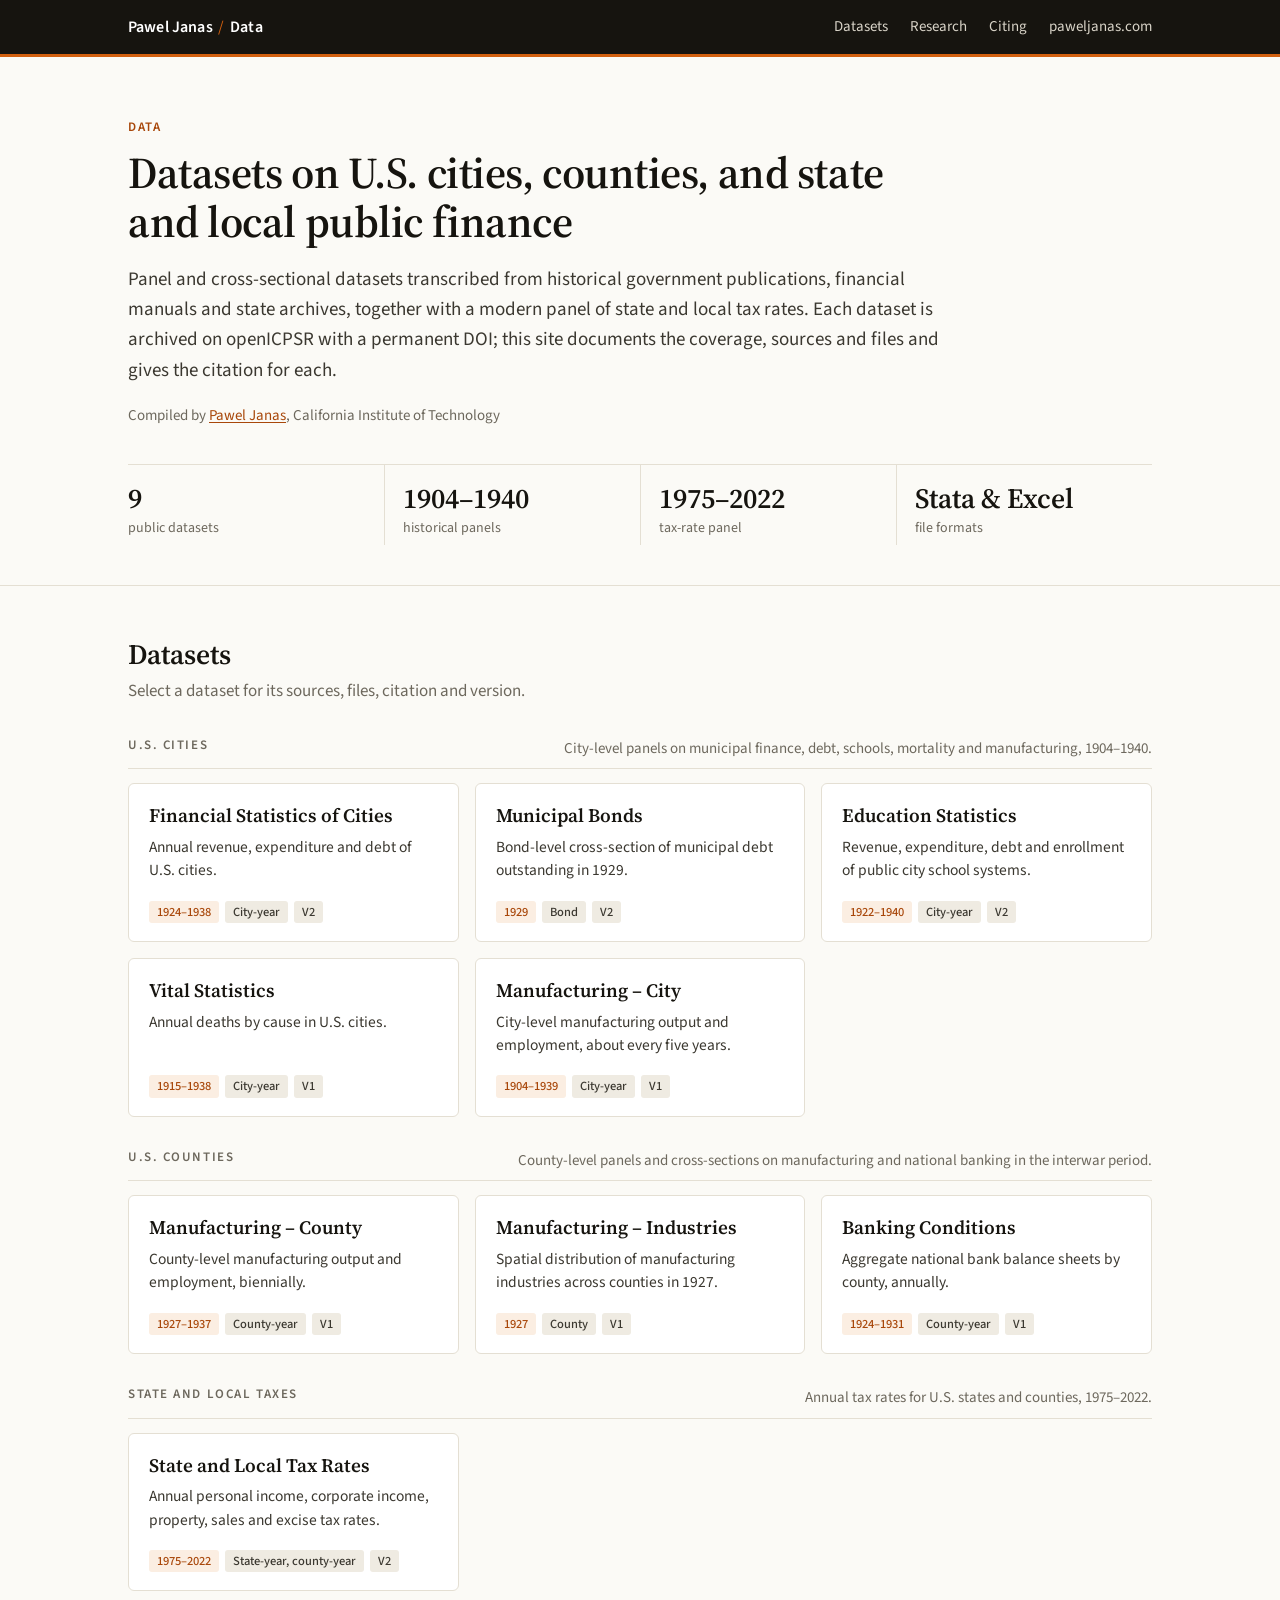
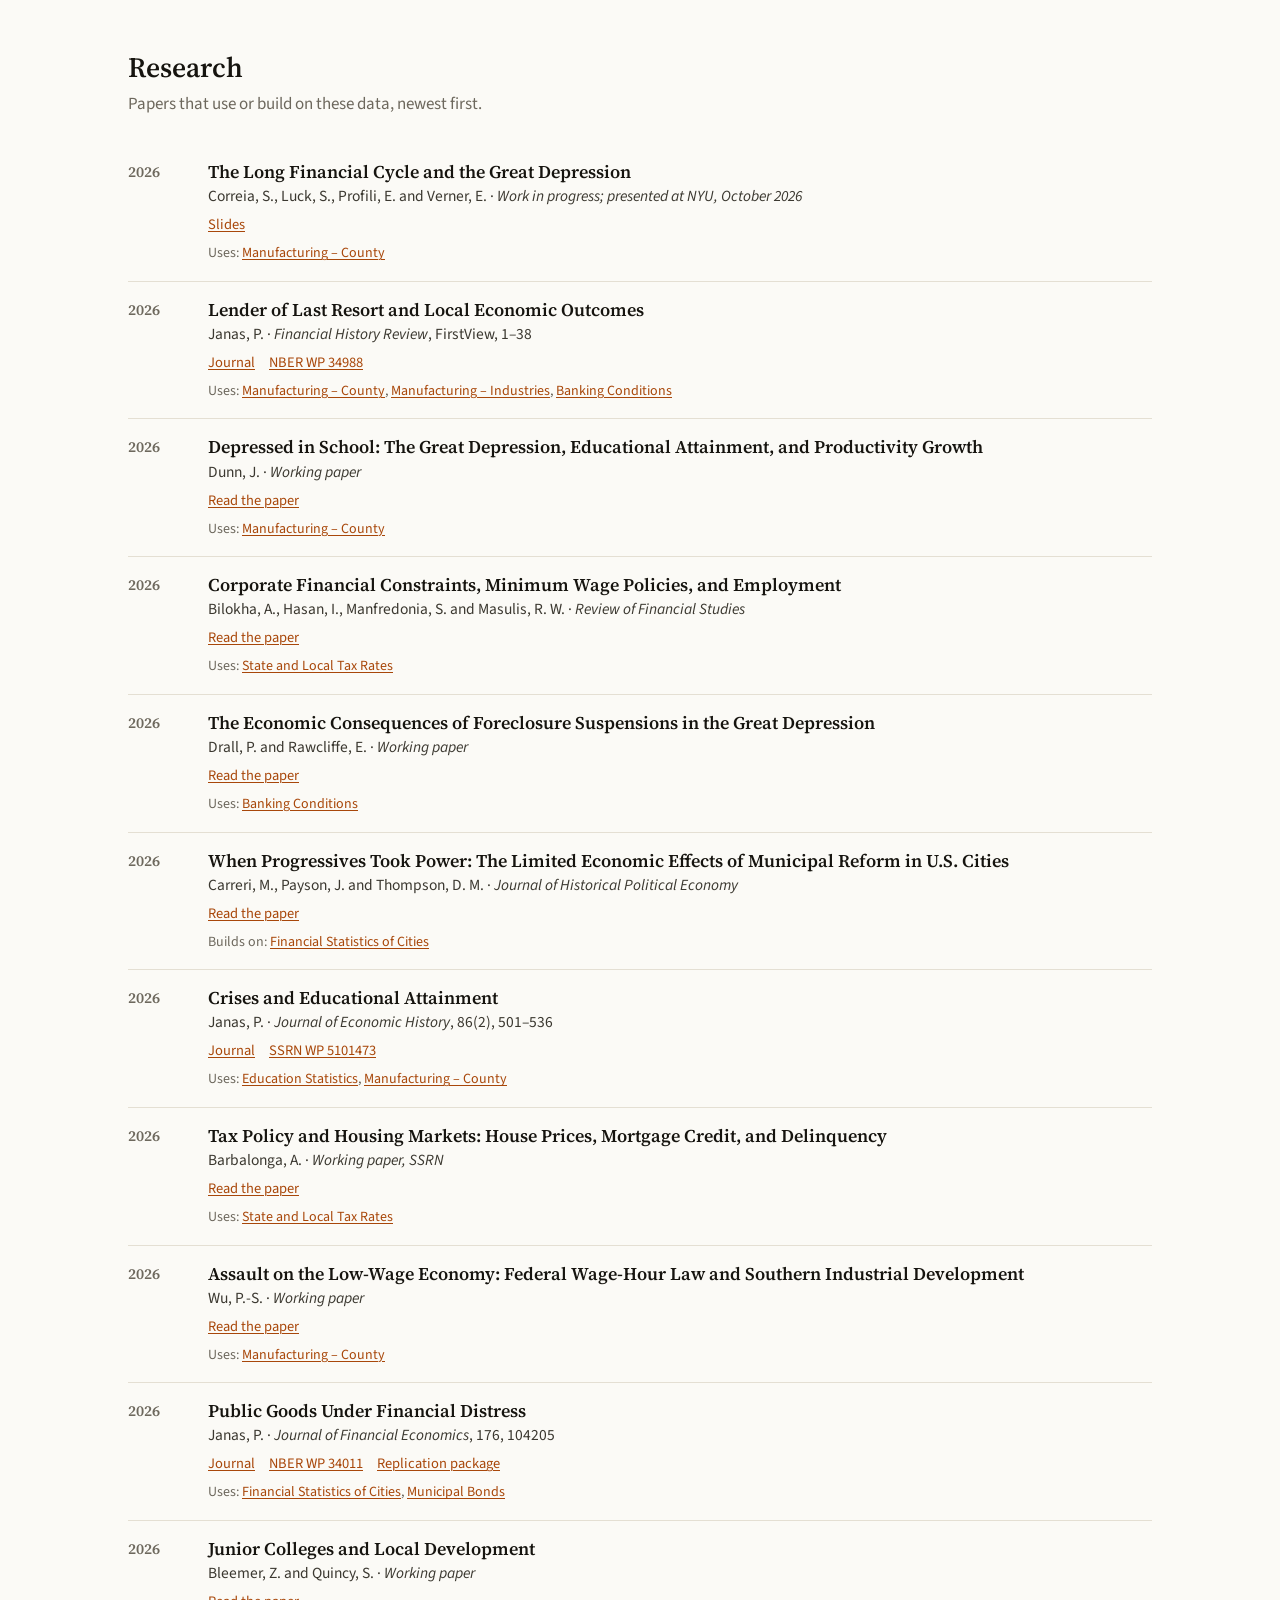
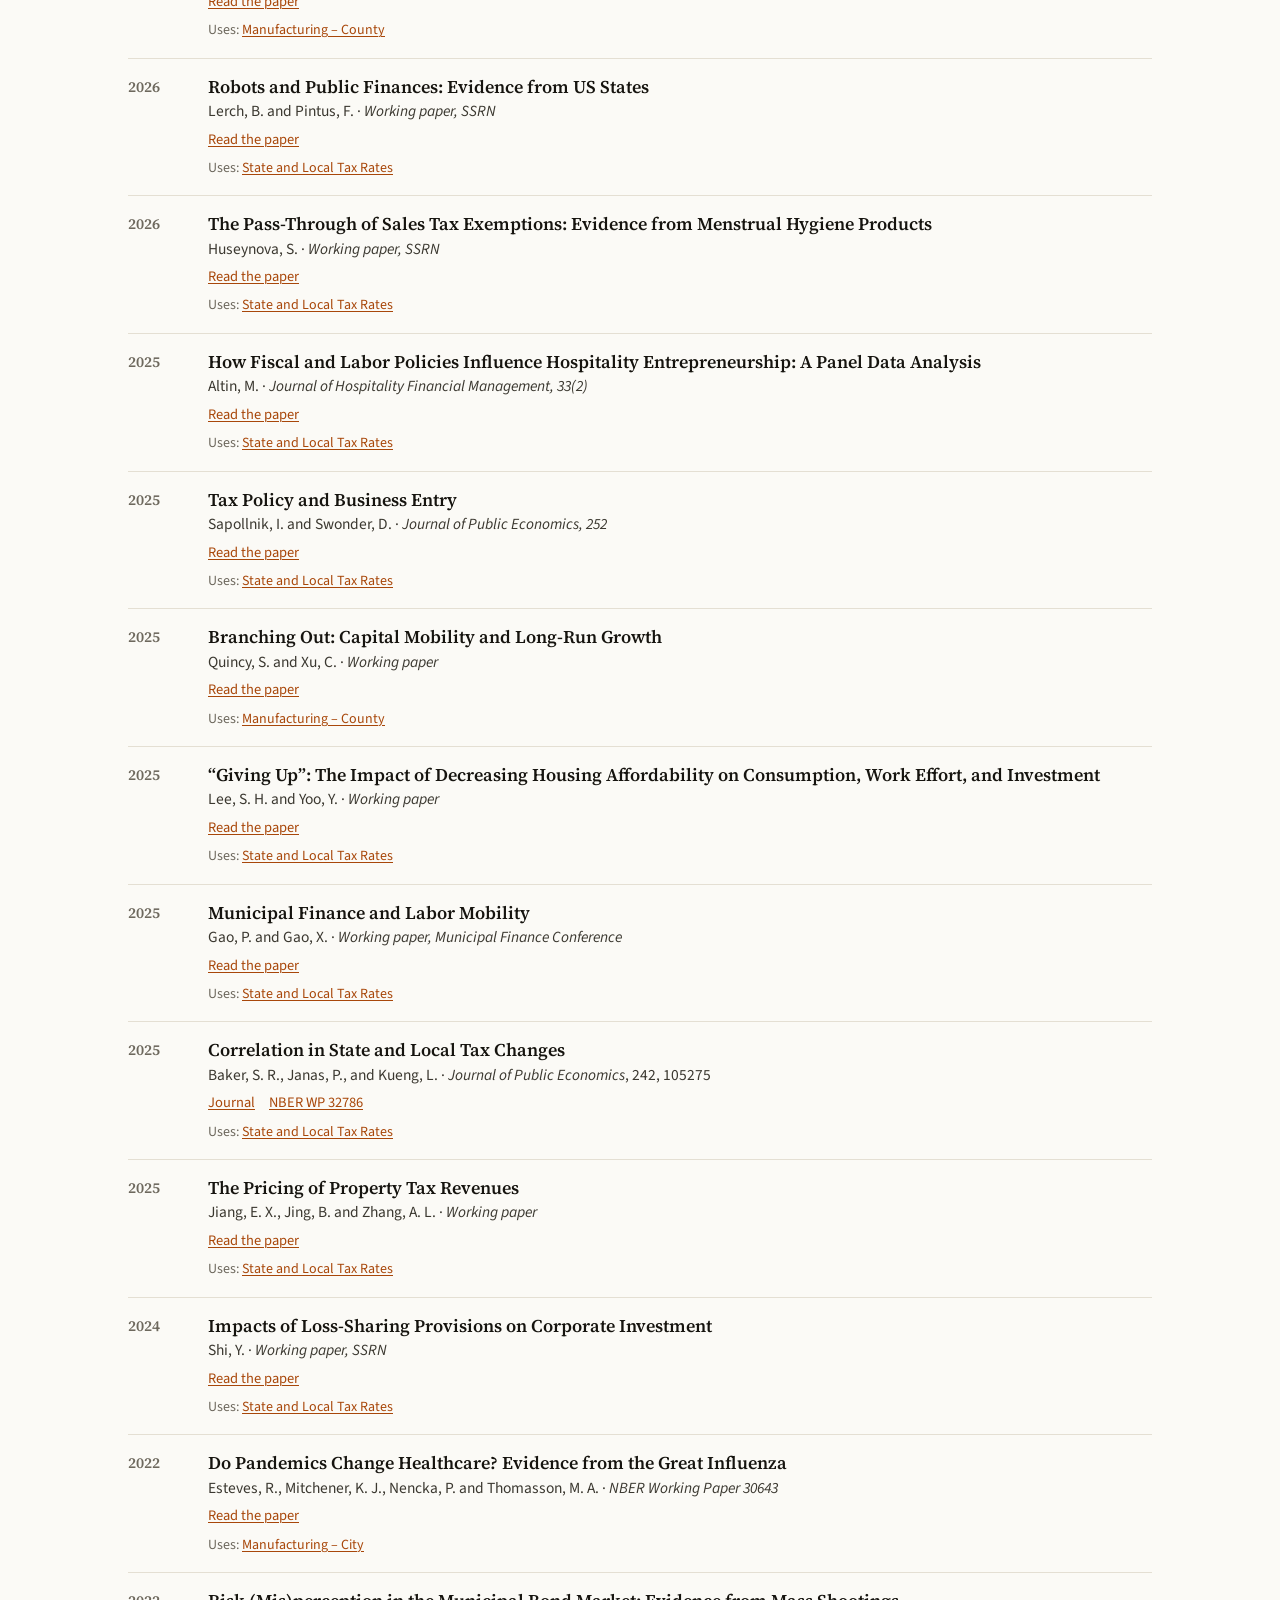
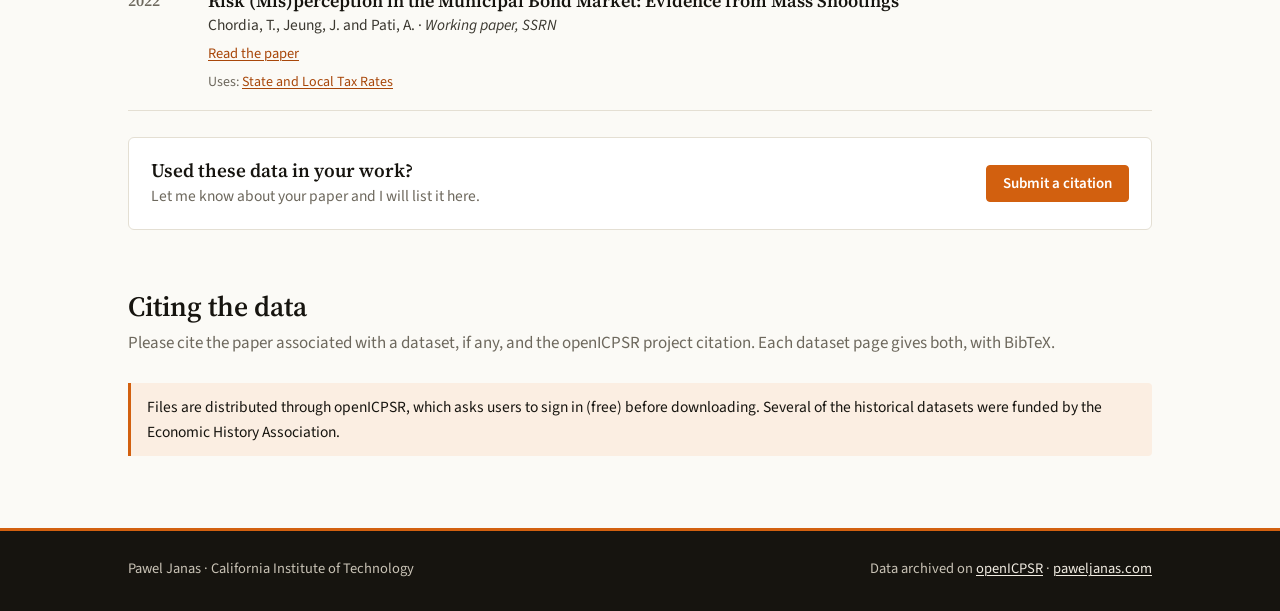
<file: index.html>
<!DOCTYPE html>
<html lang="en">
<head>
<meta charset="utf-8">
<meta name="viewport" content="width=device-width, initial-scale=1">
<title>Pawel Janas — Data</title>
<meta name="description" content="Datasets on U.S. cities, counties, and state and local public finance">
<link rel="preconnect" href="https://fonts.googleapis.com">
<link rel="preconnect" href="https://fonts.gstatic.com" crossorigin>
<link rel="stylesheet" href="https://fonts.googleapis.com/css2?family=IBM+Plex+Mono:wght@400;500&family=Source+Sans+3:wght@400;500;600&family=Source+Serif+4:opsz,wght@8..60,500;8..60,600&display=swap">
<link rel="stylesheet" href="style.css">
<link rel="icon" href="data:image/svg+xml,%3Csvg xmlns='http://www.w3.org/2000/svg' viewBox='0 0 32 32'%3E%3Crect width='32' height='32' rx='4' fill='%2316140f'/%3E%3Crect y='26' width='32' height='6' fill='%23d2600f'/%3E%3Ctext x='16' y='21' font-family='Georgia' font-size='17' font-weight='700' fill='white' text-anchor='middle'%3EPJ%3C/text%3E%3C/svg%3E">
</head>
<body>
<header class="topbar"><div class="wrap">
  <a class="brand" href="index.html">Pawel Janas<span>/</span>Data</a>
  <nav class="topnav">
    <a href="index.html#datasets">Datasets</a>
    <a href="index.html#research">Research</a>
    <a href="index.html#citing">Citing</a>
    <a href="https://paweljanas.com">paweljanas.com</a>
  </nav>
</div></header>

<main>
<div class="hero"><div class="wrap">
  <p class="eyebrow">Data</p>
  <h1>Datasets on U.S. cities, counties, and state and local public finance</h1>
  <p class="lead">Panel and cross-sectional datasets transcribed from historical government publications, financial manuals and state archives, together with a modern panel of state and local tax rates. Each dataset is archived on openICPSR with a permanent DOI; this site documents the coverage, sources and files and gives the citation for each.</p>
  <p class="byline">Compiled by <a href="https://paweljanas.com">Pawel Janas</a>, California Institute of Technology</p>
  <div class="figures">
    <div class="figure"><b>9</b><span>public datasets</span></div>
    <div class="figure"><b>1904–1940</b><span>historical panels</span></div>
    <div class="figure"><b>1975–2022</b><span>tax-rate panel</span></div>
    <div class="figure"><b>Stata &amp; Excel</b><span>file formats</span></div>
  </div>
</div></div>

<section class="block" id="datasets"><div class="wrap">
  <h2 class="section">Datasets</h2>
  <p class="section-sub">Select a dataset for its sources, files, citation and version.</p>
  <h3 class="group"><span>U.S. cities</span><em>City-level panels on municipal finance, debt, schools, mortality and manufacturing, 1904–1940.</em></h3><div class="cards"><a class="card" href="city-finances.html"><h4>Financial Statistics of Cities</h4><p>Annual revenue, expenditure and debt of U.S. cities.</p><div class="meta"><span class="chip accent">1924–1938</span><span class="chip">City-year</span><span class="chip">V2</span></div></a><a class="card" href="municipal-bonds.html"><h4>Municipal Bonds</h4><p>Bond-level cross-section of municipal debt outstanding in 1929.</p><div class="meta"><span class="chip accent">1929</span><span class="chip">Bond</span><span class="chip">V2</span></div></a><a class="card" href="city-schools.html"><h4>Education Statistics</h4><p>Revenue, expenditure, debt and enrollment of public city school systems.</p><div class="meta"><span class="chip accent">1922–1940</span><span class="chip">City-year</span><span class="chip">V2</span></div></a><a class="card" href="city-vital-statistics.html"><h4>Vital Statistics</h4><p>Annual deaths by cause in U.S. cities.</p><div class="meta"><span class="chip accent">1915–1938</span><span class="chip">City-year</span><span class="chip">V1</span></div></a><a class="card" href="city-manufacturing.html"><h4>Manufacturing – City</h4><p>City-level manufacturing output and employment, about every five years.</p><div class="meta"><span class="chip accent">1904–1939</span><span class="chip">City-year</span><span class="chip">V1</span></div></a></div><h3 class="group"><span>U.S. counties</span><em>County-level panels and cross-sections on manufacturing and national banking in the interwar period.</em></h3><div class="cards"><a class="card" href="county-manufacturing.html"><h4>Manufacturing – County</h4><p>County-level manufacturing output and employment, biennially.</p><div class="meta"><span class="chip accent">1927–1937</span><span class="chip">County-year</span><span class="chip">V1</span></div></a><a class="card" href="county-industries-1927.html"><h4>Manufacturing – Industries</h4><p>Spatial distribution of manufacturing industries across counties in 1927.</p><div class="meta"><span class="chip accent">1927</span><span class="chip">County</span><span class="chip">V1</span></div></a><a class="card" href="county-banking.html"><h4>Banking Conditions</h4><p>Aggregate national bank balance sheets by county, annually.</p><div class="meta"><span class="chip accent">1924–1931</span><span class="chip">County-year</span><span class="chip">V1</span></div></a></div><h3 class="group"><span>State and local taxes</span><em>Annual tax rates for U.S. states and counties, 1975–2022.</em></h3><div class="cards"><a class="card" href="state-local-taxes.html"><h4>State and Local Tax Rates</h4><p>Annual personal income, corporate income, property, sales and excise tax rates.</p><div class="meta"><span class="chip accent">1975–2022</span><span class="chip">State-year, county-year</span><span class="chip">V2</span></div></a></div>
</div></section>

<section class="block" id="research"><div class="wrap">
  <h2 class="section">Research</h2>
  <p class="section-sub">Papers that use or build on these data, newest first.</p>
  <ul class="refs"><li><div class="yr">2026</div><div><div class="t"><a class="plain" href="https://www.emilverner.com/s/pres_20261030_NYU.pdf">The Long Financial Cycle and the Great Depression</a></div><div class="j">Correia, S., Luck, S., Profili, E. and Verner, E. &middot; <em>Work in progress; presented at NYU, October 2026</em></div><div class="links"><a href="https://www.emilverner.com/s/pres_20261030_NYU.pdf">Slides</a></div><div class="uses">Uses: <a href="county-manufacturing.html">Manufacturing – County</a></div></div></li><li><div class="yr">2026</div><div><div class="t">Lender of Last Resort and Local Economic Outcomes</div><div class="j">Janas, P. &middot; <em>Financial History Review</em>, FirstView, 1–38</div><div class="links"><a href="https://doi.org/10.1017/S0968565026100195">Journal</a> <a href="https://www.nber.org/papers/w34988">NBER WP 34988</a></div><div class="uses">Uses: <a href="county-manufacturing.html">Manufacturing – County</a>, <a href="county-industries-1927.html">Manufacturing – Industries</a>, <a href="county-banking.html">Banking Conditions</a></div></div></li><li><div class="yr">2026</div><div><div class="t"><a class="plain" href="https://jasontdunn.com/assets/depressed.pdf">Depressed in School: The Great Depression, Educational Attainment, and Productivity Growth</a></div><div class="j">Dunn, J. &middot; <em>Working paper</em></div><div class="links"><a href="https://jasontdunn.com/assets/depressed.pdf">Read the paper</a></div><div class="uses">Uses: <a href="county-manufacturing.html">Manufacturing – County</a></div></div></li><li><div class="yr">2026</div><div><div class="t"><a class="plain" href="https://doi.org/10.1093/rfs/hhag075">Corporate Financial Constraints, Minimum Wage Policies, and Employment</a></div><div class="j">Bilokha, A., Hasan, I., Manfredonia, S. and Masulis, R. W. &middot; <em>Review of Financial Studies</em></div><div class="links"><a href="https://doi.org/10.1093/rfs/hhag075">Read the paper</a></div><div class="uses">Uses: <a href="state-local-taxes.html">State and Local Tax Rates</a></div></div></li><li><div class="yr">2026</div><div><div class="t"><a class="plain" href="https://pranjal-drall.github.io/files/farms_draft.pdf">The Economic Consequences of Foreclosure Suspensions in the Great Depression</a></div><div class="j">Drall, P. and Rawcliffe, E. &middot; <em>Working paper</em></div><div class="links"><a href="https://pranjal-drall.github.io/files/farms_draft.pdf">Read the paper</a></div><div class="uses">Uses: <a href="county-banking.html">Banking Conditions</a></div></div></li><li><div class="yr">2026</div><div><div class="t"><a class="plain" href="https://doi.org/10.1108/jhpe-01-2026-0003">When Progressives Took Power: The Limited Economic Effects of Municipal Reform in U.S. Cities</a></div><div class="j">Carreri, M., Payson, J. and Thompson, D. M. &middot; <em>Journal of Historical Political Economy</em></div><div class="links"><a href="https://doi.org/10.1108/jhpe-01-2026-0003">Read the paper</a></div><div class="uses">Builds on: <a href="city-finances.html">Financial Statistics of Cities</a></div></div></li><li><div class="yr">2026</div><div><div class="t">Crises and Educational Attainment</div><div class="j">Janas, P. &middot; <em>Journal of Economic History</em>, 86(2), 501–536</div><div class="links"><a href="https://doi.org/10.1017/S002205072510106X">Journal</a> <a href="https://papers.ssrn.com/sol3/papers.cfm?abstract_id=5101473">SSRN WP 5101473</a></div><div class="uses">Uses: <a href="city-schools.html">Education Statistics</a>, <a href="county-manufacturing.html">Manufacturing – County</a></div></div></li><li><div class="yr">2026</div><div><div class="t"><a class="plain" href="https://papers.ssrn.com/sol3/papers.cfm?abstract_id=6468781">Tax Policy and Housing Markets: House Prices, Mortgage Credit, and Delinquency</a></div><div class="j">Barbalonga, A. &middot; <em>Working paper, SSRN</em></div><div class="links"><a href="https://papers.ssrn.com/sol3/papers.cfm?abstract_id=6468781">Read the paper</a></div><div class="uses">Uses: <a href="state-local-taxes.html">State and Local Tax Rates</a></div></div></li><li><div class="yr">2026</div><div><div class="t"><a class="plain" href="https://po-poswu.github.io/papers/paper0/FLSA38_paper.pdf">Assault on the Low-Wage Economy: Federal Wage-Hour Law and Southern Industrial Development</a></div><div class="j">Wu, P.-S. &middot; <em>Working paper</em></div><div class="links"><a href="https://po-poswu.github.io/papers/paper0/FLSA38_paper.pdf">Read the paper</a></div><div class="uses">Uses: <a href="county-manufacturing.html">Manufacturing – County</a></div></div></li><li><div class="yr">2026</div><div><div class="t">Public Goods Under Financial Distress</div><div class="j">Janas, P. &middot; <em>Journal of Financial Economics</em>, 176, 104205</div><div class="links"><a href="https://doi.org/10.1016/j.jfineco.2025.104205">Journal</a> <a href="https://www.nber.org/papers/w34011">NBER WP 34011</a> <a href="https://www.openicpsr.org/openicpsr/project/238470">Replication package</a></div><div class="uses">Uses: <a href="city-finances.html">Financial Statistics of Cities</a>, <a href="municipal-bonds.html">Municipal Bonds</a></div></div></li><li><div class="yr">2026</div><div><div class="t"><a class="plain" href="https://zacharybleemer.com/wp-content/uploads/Working-Papers/BleemerQuincy_JC_Jan2026.pdf">Junior Colleges and Local Development</a></div><div class="j">Bleemer, Z. and Quincy, S. &middot; <em>Working paper</em></div><div class="links"><a href="https://zacharybleemer.com/wp-content/uploads/Working-Papers/BleemerQuincy_JC_Jan2026.pdf">Read the paper</a></div><div class="uses">Uses: <a href="county-manufacturing.html">Manufacturing – County</a></div></div></li><li><div class="yr">2026</div><div><div class="t"><a class="plain" href="https://papers.ssrn.com/sol3/papers.cfm?abstract_id=6392178">Robots and Public Finances: Evidence from US States</a></div><div class="j">Lerch, B. and Pintus, F. &middot; <em>Working paper, SSRN</em></div><div class="links"><a href="https://papers.ssrn.com/sol3/papers.cfm?abstract_id=6392178">Read the paper</a></div><div class="uses">Uses: <a href="state-local-taxes.html">State and Local Tax Rates</a></div></div></li><li><div class="yr">2026</div><div><div class="t"><a class="plain" href="https://papers.ssrn.com/sol3/papers.cfm?abstract_id=7324238">The Pass-Through of Sales Tax Exemptions: Evidence from Menstrual Hygiene Products</a></div><div class="j">Huseynova, S. &middot; <em>Working paper, SSRN</em></div><div class="links"><a href="https://papers.ssrn.com/sol3/papers.cfm?abstract_id=7324238">Read the paper</a></div><div class="uses">Uses: <a href="state-local-taxes.html">State and Local Tax Rates</a></div></div></li><li><div class="yr">2025</div><div><div class="t"><a class="plain" href="https://stars.library.ucf.edu/jhfm/vol33/iss2/5/">How Fiscal and Labor Policies Influence Hospitality Entrepreneurship: A Panel Data Analysis</a></div><div class="j">Altin, M. &middot; <em>Journal of Hospitality Financial Management, 33(2)</em></div><div class="links"><a href="https://stars.library.ucf.edu/jhfm/vol33/iss2/5/">Read the paper</a></div><div class="uses">Uses: <a href="state-local-taxes.html">State and Local Tax Rates</a></div></div></li><li><div class="yr">2025</div><div><div class="t"><a class="plain" href="https://doi.org/10.1016/j.jpubeco.2025.105537">Tax Policy and Business Entry</a></div><div class="j">Sapollnik, I. and Swonder, D. &middot; <em>Journal of Public Economics, 252</em></div><div class="links"><a href="https://doi.org/10.1016/j.jpubeco.2025.105537">Read the paper</a></div><div class="uses">Uses: <a href="state-local-taxes.html">State and Local Tax Rates</a></div></div></li><li><div class="yr">2025</div><div><div class="t"><a class="plain" href="https://chenzi-xu.com/docs/QX_Branching.pdf">Branching Out: Capital Mobility and Long-Run Growth</a></div><div class="j">Quincy, S. and Xu, C. &middot; <em>Working paper</em></div><div class="links"><a href="https://chenzi-xu.com/docs/QX_Branching.pdf">Read the paper</a></div><div class="uses">Uses: <a href="county-manufacturing.html">Manufacturing – County</a></div></div></li><li><div class="yr">2025</div><div><div class="t"><a class="plain" href="https://www.terminaleconomics.com/wp-content/uploads/2025/11/ssrn-5770722.pdf">“Giving Up”: The Impact of Decreasing Housing Affordability on Consumption, Work Effort, and Investment</a></div><div class="j">Lee, S. H. and Yoo, Y. &middot; <em>Working paper</em></div><div class="links"><a href="https://www.terminaleconomics.com/wp-content/uploads/2025/11/ssrn-5770722.pdf">Read the paper</a></div><div class="uses">Uses: <a href="state-local-taxes.html">State and Local Tax Rates</a></div></div></li><li><div class="yr">2025</div><div><div class="t"><a class="plain" href="https://www.brookings.edu/wp-content/uploads/2025/05/municipal-finance-and-labor-mobility-7.16.pdf">Municipal Finance and Labor Mobility</a></div><div class="j">Gao, P. and Gao, X. &middot; <em>Working paper, Municipal Finance Conference</em></div><div class="links"><a href="https://www.brookings.edu/wp-content/uploads/2025/05/municipal-finance-and-labor-mobility-7.16.pdf">Read the paper</a></div><div class="uses">Uses: <a href="state-local-taxes.html">State and Local Tax Rates</a></div></div></li><li><div class="yr">2025</div><div><div class="t">Correlation in State and Local Tax Changes</div><div class="j">Baker, S. R., Janas, P., and Kueng, L. &middot; <em>Journal of Public Economics</em>, 242, 105275</div><div class="links"><a href="https://doi.org/10.1016/j.jpubeco.2024.105275">Journal</a> <a href="https://www.nber.org/papers/w32786">NBER WP 32786</a></div><div class="uses">Uses: <a href="state-local-taxes.html">State and Local Tax Rates</a></div></div></li><li><div class="yr">2025</div><div><div class="t"><a class="plain" href="https://doi.org/10.2139/ssrn.4782074">The Pricing of Property Tax Revenues</a></div><div class="j">Jiang, E. X., Jing, B. and Zhang, A. L. &middot; <em>Working paper</em></div><div class="links"><a href="https://doi.org/10.2139/ssrn.4782074">Read the paper</a></div><div class="uses">Uses: <a href="state-local-taxes.html">State and Local Tax Rates</a></div></div></li><li><div class="yr">2024</div><div><div class="t"><a class="plain" href="https://papers.ssrn.com/sol3/papers.cfm?abstract_id=4958501">Impacts of Loss-Sharing Provisions on Corporate Investment</a></div><div class="j">Shi, Y. &middot; <em>Working paper, SSRN</em></div><div class="links"><a href="https://papers.ssrn.com/sol3/papers.cfm?abstract_id=4958501">Read the paper</a></div><div class="uses">Uses: <a href="state-local-taxes.html">State and Local Tax Rates</a></div></div></li><li><div class="yr">2022</div><div><div class="t"><a class="plain" href="https://www.nber.org/papers/w30643">Do Pandemics Change Healthcare? Evidence from the Great Influenza</a></div><div class="j">Esteves, R., Mitchener, K. J., Nencka, P. and Thomasson, M. A. &middot; <em>NBER Working Paper 30643</em></div><div class="links"><a href="https://www.nber.org/papers/w30643">Read the paper</a></div><div class="uses">Uses: <a href="city-manufacturing.html">Manufacturing – City</a></div></div></li><li><div class="yr">2022</div><div><div class="t"><a class="plain" href="https://papers.ssrn.com/sol3/papers.cfm?abstract_id=4269600">Risk (Mis)perception in the Municipal Bond Market: Evidence from Mass Shootings</a></div><div class="j">Chordia, T., Jeung, J. and Pati, A. &middot; <em>Working paper, SSRN</em></div><div class="links"><a href="https://papers.ssrn.com/sol3/papers.cfm?abstract_id=4269600">Read the paper</a></div><div class="uses">Uses: <a href="state-local-taxes.html">State and Local Tax Rates</a></div></div></li></ul>
  
  <div class="submit-cite">
    <div class="submit-head">
      <div>
        <h3>Used these data in your work?</h3>
        <p>Let me know about your paper and I will list it here.</p>
      </div>
      <button class="btn primary" type="button" id="cite-open" aria-expanded="false" aria-controls="cite-form">Submit a citation</button>
    </div>
    <form id="cite-form" class="cite-form" hidden data-email="pawel@caltech.edu">
      <div class="row2">
        <label>Your name<input name="name" required autocomplete="name"></label>
        <label>Affiliation<input name="affil" autocomplete="organization"></label>
      </div>
      <label>Paper title<input name="title" required></label>
      <div class="row2">
        <label>Authors<input name="authors"></label>
        <label>Journal or series (if any)<input name="venue"></label>
      </div>
      <label>Link or DOI<input name="link" placeholder="https://doi.org/..."></label>
      <fieldset><legend>Datasets used</legend><div class="ds-grid"><label class="ds-opt"><input type="checkbox" name="datasets" value="Financial Statistics of Cities"> Financial Statistics of Cities</label><label class="ds-opt"><input type="checkbox" name="datasets" value="Municipal Bonds"> Municipal Bonds</label><label class="ds-opt"><input type="checkbox" name="datasets" value="Education Statistics"> Education Statistics</label><label class="ds-opt"><input type="checkbox" name="datasets" value="Vital Statistics"> Vital Statistics</label><label class="ds-opt"><input type="checkbox" name="datasets" value="Manufacturing – City"> Manufacturing – City</label><label class="ds-opt"><input type="checkbox" name="datasets" value="Manufacturing – County"> Manufacturing – County</label><label class="ds-opt"><input type="checkbox" name="datasets" value="Manufacturing – Industries"> Manufacturing – Industries</label><label class="ds-opt"><input type="checkbox" name="datasets" value="Banking Conditions"> Banking Conditions</label><label class="ds-opt"><input type="checkbox" name="datasets" value="State and Local Tax Rates"> State and Local Tax Rates</label></div></fieldset>
      <div class="form-foot">
        <button class="btn primary" type="submit">Open email</button>
        <span class="note">This opens a pre-filled email in your mail app. Or write directly to <b>pawel@caltech.edu</b>.</span>
      </div>
    </form>
  </div>
</div></section>

<section class="block" id="citing"><div class="wrap">
  <h2 class="section">Citing the data</h2>
  <p class="section-sub">Please cite the paper associated with a dataset, if any, and the openICPSR project citation. Each dataset page gives both, with BibTeX.</p>
  <div class="callout">Files are distributed through openICPSR, which asks users to sign in (free) before downloading. Several of the historical datasets were funded by the Economic History Association.</div>
</div></section>
</main>
<footer><div class="wrap">
  <div>Pawel Janas &middot; California Institute of Technology</div>
  <div>Data archived on <a href="https://www.openicpsr.org/">openICPSR</a> &middot; <a href="https://paweljanas.com">paweljanas.com</a></div>
</div></footer>
<script src="site.js"></script>
</body>
</html>
</file>
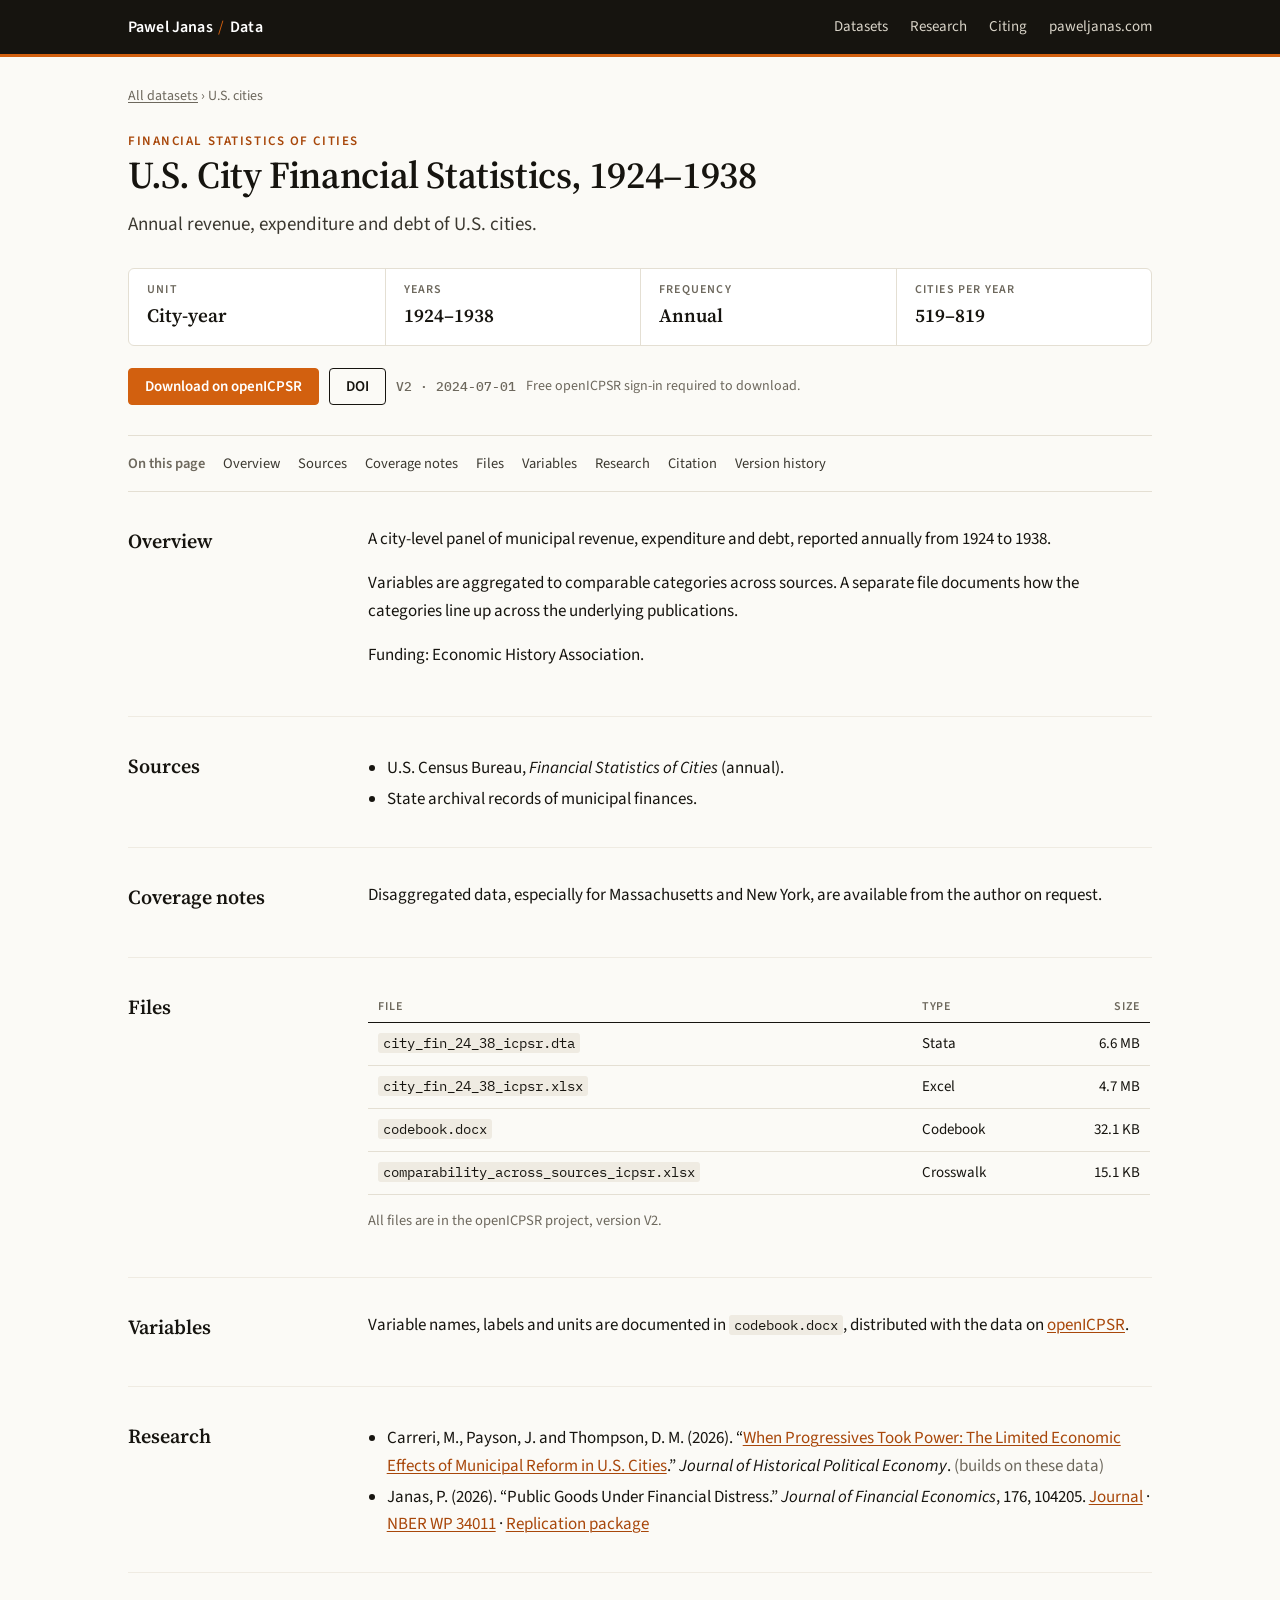
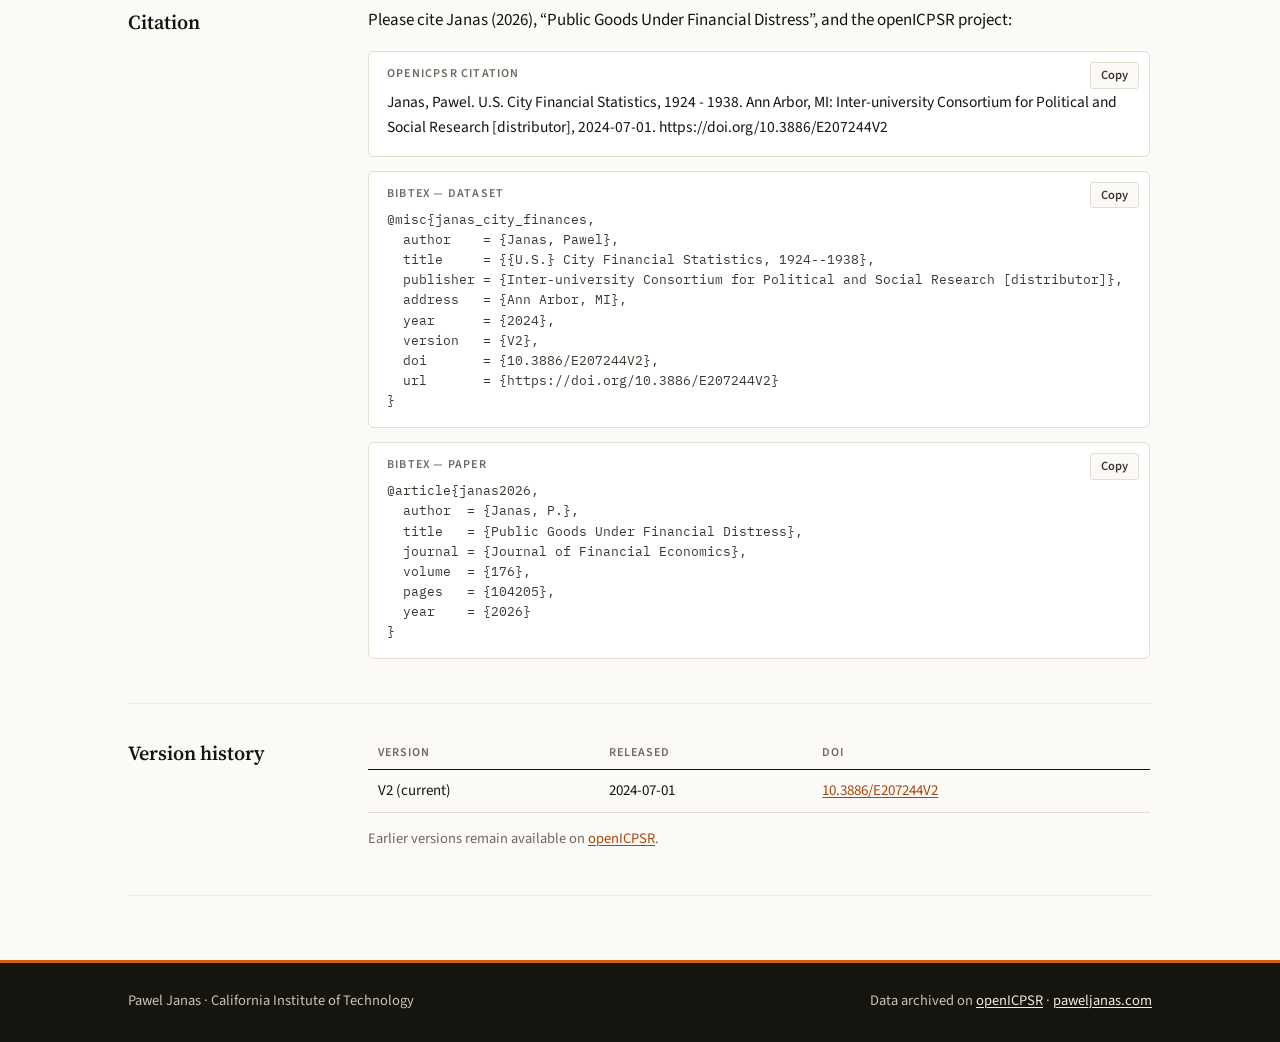
<file: city-finances.html>
<!DOCTYPE html>
<html lang="en">
<head>
<meta charset="utf-8">
<meta name="viewport" content="width=device-width, initial-scale=1">
<title>U.S. City Financial Statistics, 1924–1938 — Pawel Janas — Data</title>
<meta name="description" content="Annual revenue, expenditure and debt of U.S. cities.">
<link rel="preconnect" href="https://fonts.googleapis.com">
<link rel="preconnect" href="https://fonts.gstatic.com" crossorigin>
<link rel="stylesheet" href="https://fonts.googleapis.com/css2?family=IBM+Plex+Mono:wght@400;500&family=Source+Sans+3:wght@400;500;600&family=Source+Serif+4:opsz,wght@8..60,500;8..60,600&display=swap">
<link rel="stylesheet" href="style.css">
<link rel="icon" href="data:image/svg+xml,%3Csvg xmlns='http://www.w3.org/2000/svg' viewBox='0 0 32 32'%3E%3Crect width='32' height='32' rx='4' fill='%2316140f'/%3E%3Crect y='26' width='32' height='6' fill='%23d2600f'/%3E%3Ctext x='16' y='21' font-family='Georgia' font-size='17' font-weight='700' fill='white' text-anchor='middle'%3EPJ%3C/text%3E%3C/svg%3E">
</head>
<body>
<header class="topbar"><div class="wrap">
  <a class="brand" href="index.html">Pawel Janas<span>/</span>Data</a>
  <nav class="topnav">
    <a href="index.html#datasets">Datasets</a>
    <a href="index.html#research">Research</a>
    <a href="index.html#citing">Citing</a>
    <a href="https://paweljanas.com">paweljanas.com</a>
  </nav>
</div></header>

<main><div class="wrap">
  <div class="crumbs"><a href="index.html#datasets">All datasets</a> &rsaquo; U.S. cities</div>
  <div class="ds-head">
    <p class="eyebrow" style="margin:14px 0 0">Financial Statistics of Cities</p>
    <h1>U.S. City Financial Statistics, 1924–1938</h1>
    <p class="lead">Annual revenue, expenditure and debt of U.S. cities.</p>
    <div class="tiles"><div class="tile"><span>Unit</span><b>City-year</b></div><div class="tile"><span>Years</span><b>1924–1938</b></div><div class="tile"><span>Frequency</span><b>Annual</b></div><div class="tile"><span>Cities per year</span><b>519–819</b></div></div>
    <div class="actions">
      <a class="btn primary" href="https://www.openicpsr.org/openicpsr/project/207244/version/V2/view">Download on openICPSR</a>
      <a class="btn" href="https://doi.org/10.3886/E207244V2">DOI</a>
      <span class="version">V2 · 2024-07-01</span>
      <span class="note">Free openICPSR sign-in required to download.</span>
    </div>
  </div>
  <nav class="onpage"><b>On this page</b> <a href="#overview">Overview</a> <a href="#sources">Sources</a> <a href="#notes">Coverage notes</a> <a href="#files">Files</a> <a href="#variables">Variables</a> <a href="#research">Research</a> <a href="#citation">Citation</a> <a href="#versions">Version history</a></nav>
  <div class="doc"><section id="overview"><h2>Overview</h2><div class="body"><p>A city-level panel of municipal revenue, expenditure and debt, reported annually from 1924 to 1938.</p><p>Variables are aggregated to comparable categories across sources. A separate file documents how the categories line up across the underlying publications.</p><p>Funding: Economic History Association.</p></div></section><section id="sources"><h2>Sources</h2><div class="body"><ul><li>U.S. Census Bureau, <em>Financial Statistics of Cities</em> (annual).</li><li>State archival records of municipal finances.</li></ul></div></section><section id="notes"><h2>Coverage notes</h2><div class="body"><p>Disaggregated data, especially for Massachusetts and New York, are available from the author on request.</p></div></section><section id="files"><h2>Files</h2><div class="body"><table class="tbl"><thead><tr><th>File</th><th>Type</th><th style="text-align:right">Size</th></tr></thead><tbody><tr><td><code>city_fin_24_38_icpsr.dta</code></td><td>Stata</td><td class="num">6.6 MB</td></tr><tr><td><code>city_fin_24_38_icpsr.xlsx</code></td><td>Excel</td><td class="num">4.7 MB</td></tr><tr><td><code>codebook.docx</code></td><td>Codebook</td><td class="num">32.1 KB</td></tr><tr><td><code>comparability_across_sources_icpsr.xlsx</code></td><td>Crosswalk</td><td class="num">15.1 KB</td></tr></tbody></table><p style="font-size:14.5px;color:var(--muted)">All files are in the openICPSR project, version V2.</p></div></section><section id="variables"><h2>Variables</h2><div class="body"><p>Variable names, labels and units are documented in <code>codebook.docx</code>, distributed with the data on <a href="https://www.openicpsr.org/openicpsr/project/207244/version/V2/view">openICPSR</a>.</p></div></section><section id="research"><h2>Research</h2><div class="body"><ul><li>Carreri, M., Payson, J. and Thompson, D. M. (2026). “<a href="https://doi.org/10.1108/jhpe-01-2026-0003">When Progressives Took Power: The Limited Economic Effects of Municipal Reform in U.S. Cities</a>.” <em>Journal of Historical Political Economy</em>. <span style="color:var(--muted)">(builds on these data)</span></li><li>Janas, P. (2026). “Public Goods Under Financial Distress.” <em>Journal of Financial Economics</em>, 176, 104205. <a href="https://doi.org/10.1016/j.jfineco.2025.104205">Journal</a> &middot; <a href="https://www.nber.org/papers/w34011">NBER WP 34011</a> &middot; <a href="https://www.openicpsr.org/openicpsr/project/238470">Replication package</a></li></ul></div></section><section id="citation"><h2>Citation</h2><div class="body"><p>Please cite Janas (2026), “Public Goods Under Financial Distress”, and the openICPSR project:</p><div class="cite"><div class="label">openICPSR citation</div><button class="copy" type="button">Copy</button><p>Janas, Pawel. U.S. City Financial Statistics, 1924 - 1938. Ann Arbor, MI: Inter-university Consortium for Political and Social Research [distributor], 2024-07-01. https://doi.org/10.3886/E207244V2</p></div><div class="cite"><div class="label">BibTeX — dataset</div><button class="copy" type="button">Copy</button><pre>@misc{janas_city_finances,
  author    = {Janas, Pawel},
  title     = {{U.S.} City Financial Statistics, 1924--1938},
  publisher = {Inter-university Consortium for Political and Social Research [distributor]},
  address   = {Ann Arbor, MI},
  year      = {2024},
  version   = {V2},
  doi       = {10.3886/E207244V2},
  url       = {https://doi.org/10.3886/E207244V2}
}</pre></div><div class="cite"><div class="label">BibTeX — paper</div><button class="copy" type="button">Copy</button><pre>@article{janas2026,
  author  = {Janas, P.},
  title   = {Public Goods Under Financial Distress},
  journal = {Journal of Financial Economics},
  volume  = {176},
  pages   = {104205},
  year    = {2026}
}</pre></div></div></section><section id="versions"><h2>Version history</h2><div class="body"><table class="tbl"><thead><tr><th>Version</th><th>Released</th><th>DOI</th></tr></thead><tbody><tr><td>V2 (current)</td><td>2024-07-01</td><td><a href="https://doi.org/10.3886/E207244V2">10.3886/E207244V2</a></td></tr></tbody></table><p style="font-size:14.5px;color:var(--muted)">Earlier versions remain available on <a href="https://www.openicpsr.org/openicpsr/project/207244/version/V2/view">openICPSR</a>.</p></div></section></div>
</div></main>
<footer><div class="wrap">
  <div>Pawel Janas &middot; California Institute of Technology</div>
  <div>Data archived on <a href="https://www.openicpsr.org/">openICPSR</a> &middot; <a href="https://paweljanas.com">paweljanas.com</a></div>
</div></footer>
<script src="site.js"></script>
</body>
</html>
</file>
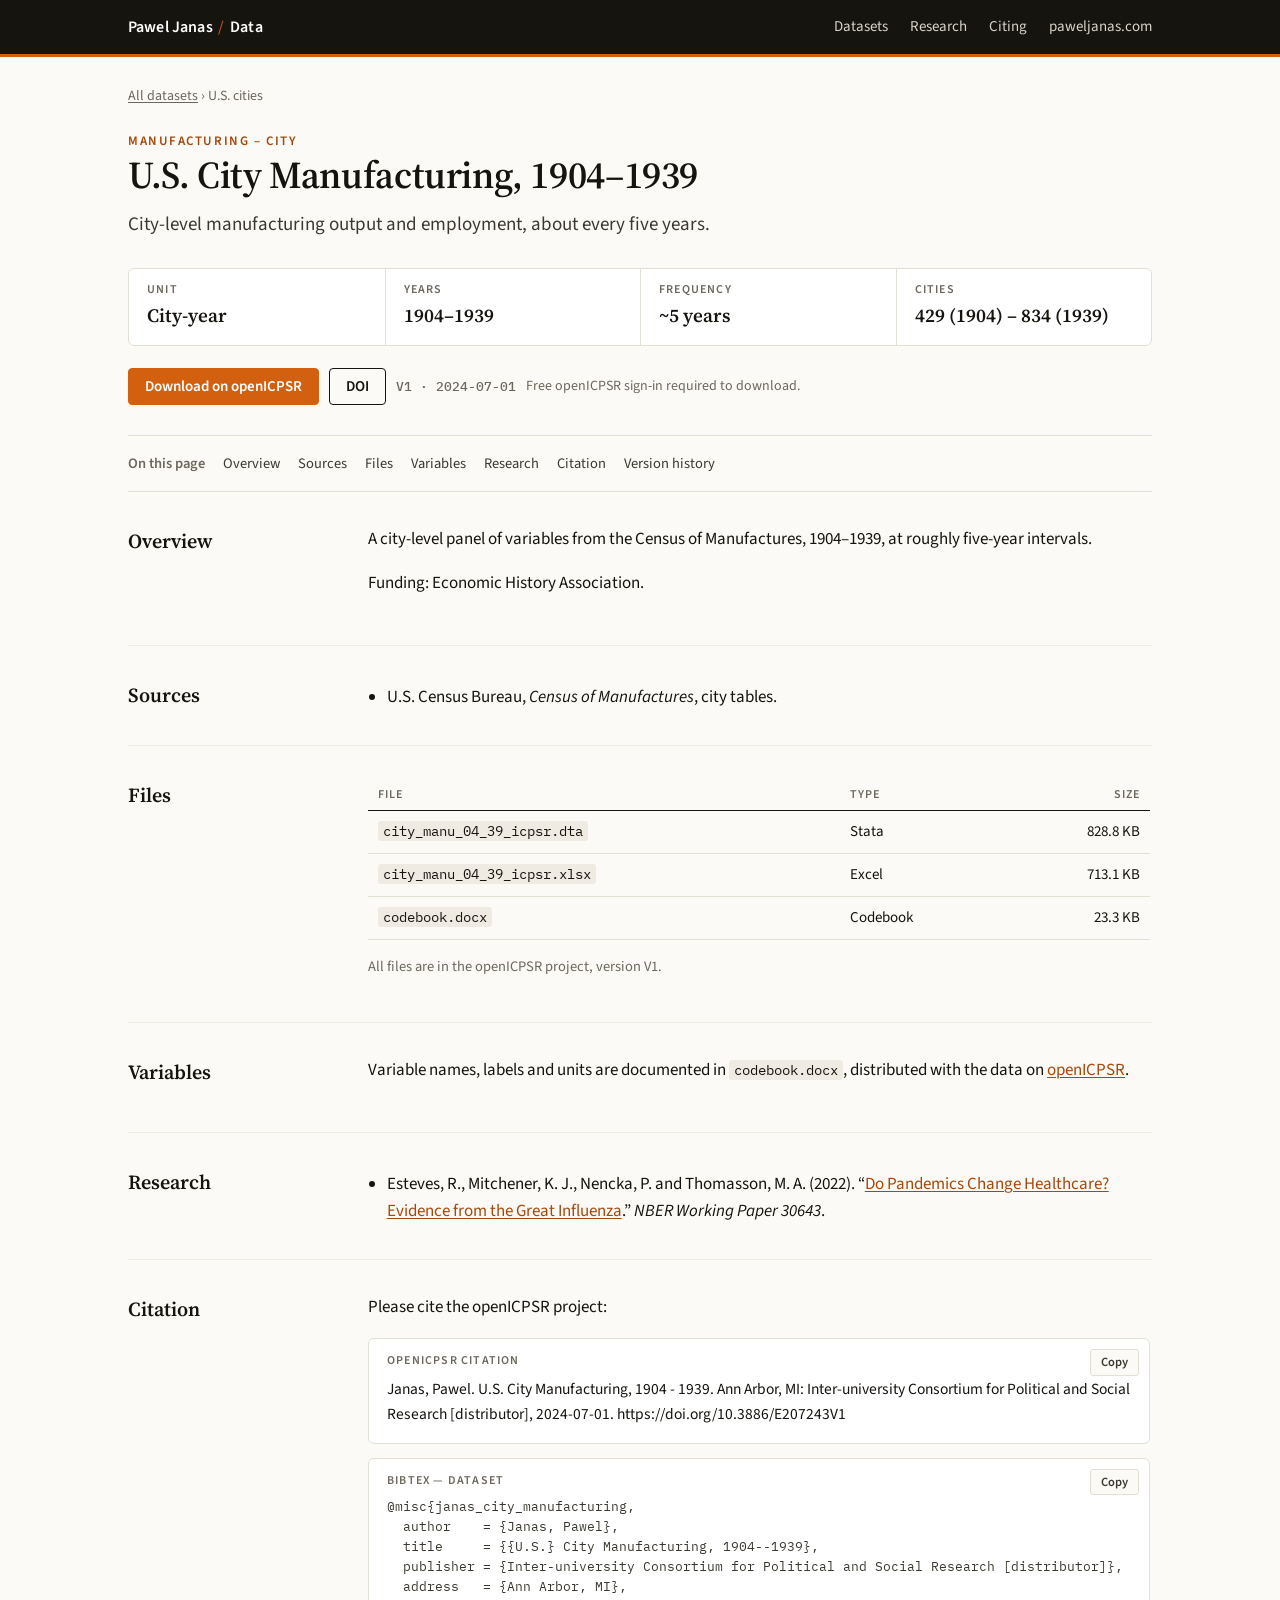
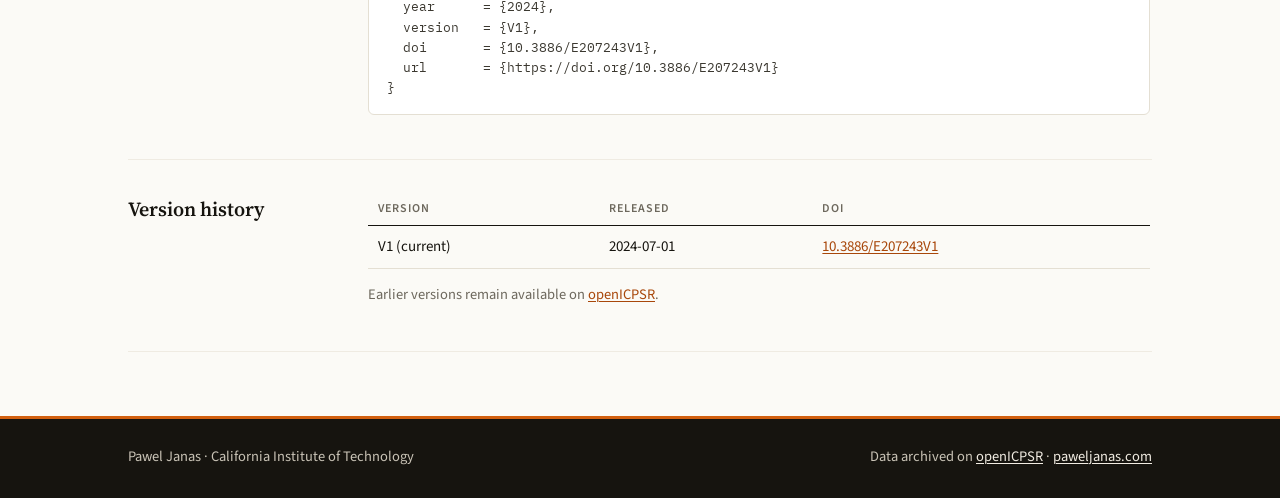
<file: city-manufacturing.html>
<!DOCTYPE html>
<html lang="en">
<head>
<meta charset="utf-8">
<meta name="viewport" content="width=device-width, initial-scale=1">
<title>U.S. City Manufacturing, 1904–1939 — Pawel Janas — Data</title>
<meta name="description" content="City-level manufacturing output and employment, about every five years.">
<link rel="preconnect" href="https://fonts.googleapis.com">
<link rel="preconnect" href="https://fonts.gstatic.com" crossorigin>
<link rel="stylesheet" href="https://fonts.googleapis.com/css2?family=IBM+Plex+Mono:wght@400;500&family=Source+Sans+3:wght@400;500;600&family=Source+Serif+4:opsz,wght@8..60,500;8..60,600&display=swap">
<link rel="stylesheet" href="style.css">
<link rel="icon" href="data:image/svg+xml,%3Csvg xmlns='http://www.w3.org/2000/svg' viewBox='0 0 32 32'%3E%3Crect width='32' height='32' rx='4' fill='%2316140f'/%3E%3Crect y='26' width='32' height='6' fill='%23d2600f'/%3E%3Ctext x='16' y='21' font-family='Georgia' font-size='17' font-weight='700' fill='white' text-anchor='middle'%3EPJ%3C/text%3E%3C/svg%3E">
</head>
<body>
<header class="topbar"><div class="wrap">
  <a class="brand" href="index.html">Pawel Janas<span>/</span>Data</a>
  <nav class="topnav">
    <a href="index.html#datasets">Datasets</a>
    <a href="index.html#research">Research</a>
    <a href="index.html#citing">Citing</a>
    <a href="https://paweljanas.com">paweljanas.com</a>
  </nav>
</div></header>

<main><div class="wrap">
  <div class="crumbs"><a href="index.html#datasets">All datasets</a> &rsaquo; U.S. cities</div>
  <div class="ds-head">
    <p class="eyebrow" style="margin:14px 0 0">Manufacturing – City</p>
    <h1>U.S. City Manufacturing, 1904–1939</h1>
    <p class="lead">City-level manufacturing output and employment, about every five years.</p>
    <div class="tiles"><div class="tile"><span>Unit</span><b>City-year</b></div><div class="tile"><span>Years</span><b>1904–1939</b></div><div class="tile"><span>Frequency</span><b>~5 years</b></div><div class="tile"><span>Cities</span><b>429 (1904) – 834 (1939)</b></div></div>
    <div class="actions">
      <a class="btn primary" href="https://www.openicpsr.org/openicpsr/project/207243/version/V1/view">Download on openICPSR</a>
      <a class="btn" href="https://doi.org/10.3886/E207243V1">DOI</a>
      <span class="version">V1 · 2024-07-01</span>
      <span class="note">Free openICPSR sign-in required to download.</span>
    </div>
  </div>
  <nav class="onpage"><b>On this page</b> <a href="#overview">Overview</a> <a href="#sources">Sources</a> <a href="#files">Files</a> <a href="#variables">Variables</a> <a href="#research">Research</a> <a href="#citation">Citation</a> <a href="#versions">Version history</a></nav>
  <div class="doc"><section id="overview"><h2>Overview</h2><div class="body"><p>A city-level panel of variables from the Census of Manufactures, 1904–1939, at roughly five-year intervals.</p><p>Funding: Economic History Association.</p></div></section><section id="sources"><h2>Sources</h2><div class="body"><ul><li>U.S. Census Bureau, <em>Census of Manufactures</em>, city tables.</li></ul></div></section><section id="files"><h2>Files</h2><div class="body"><table class="tbl"><thead><tr><th>File</th><th>Type</th><th style="text-align:right">Size</th></tr></thead><tbody><tr><td><code>city_manu_04_39_icpsr.dta</code></td><td>Stata</td><td class="num">828.8 KB</td></tr><tr><td><code>city_manu_04_39_icpsr.xlsx</code></td><td>Excel</td><td class="num">713.1 KB</td></tr><tr><td><code>codebook.docx</code></td><td>Codebook</td><td class="num">23.3 KB</td></tr></tbody></table><p style="font-size:14.5px;color:var(--muted)">All files are in the openICPSR project, version V1.</p></div></section><section id="variables"><h2>Variables</h2><div class="body"><p>Variable names, labels and units are documented in <code>codebook.docx</code>, distributed with the data on <a href="https://www.openicpsr.org/openicpsr/project/207243/version/V1/view">openICPSR</a>.</p></div></section><section id="research"><h2>Research</h2><div class="body"><ul><li>Esteves, R., Mitchener, K. J., Nencka, P. and Thomasson, M. A. (2022). “<a href="https://www.nber.org/papers/w30643">Do Pandemics Change Healthcare? Evidence from the Great Influenza</a>.” <em>NBER Working Paper 30643</em>.</li></ul></div></section><section id="citation"><h2>Citation</h2><div class="body"><p>Please cite the openICPSR project:</p><div class="cite"><div class="label">openICPSR citation</div><button class="copy" type="button">Copy</button><p>Janas, Pawel. U.S. City Manufacturing, 1904 - 1939. Ann Arbor, MI: Inter-university Consortium for Political and Social Research [distributor], 2024-07-01. https://doi.org/10.3886/E207243V1</p></div><div class="cite"><div class="label">BibTeX — dataset</div><button class="copy" type="button">Copy</button><pre>@misc{janas_city_manufacturing,
  author    = {Janas, Pawel},
  title     = {{U.S.} City Manufacturing, 1904--1939},
  publisher = {Inter-university Consortium for Political and Social Research [distributor]},
  address   = {Ann Arbor, MI},
  year      = {2024},
  version   = {V1},
  doi       = {10.3886/E207243V1},
  url       = {https://doi.org/10.3886/E207243V1}
}</pre></div></div></section><section id="versions"><h2>Version history</h2><div class="body"><table class="tbl"><thead><tr><th>Version</th><th>Released</th><th>DOI</th></tr></thead><tbody><tr><td>V1 (current)</td><td>2024-07-01</td><td><a href="https://doi.org/10.3886/E207243V1">10.3886/E207243V1</a></td></tr></tbody></table><p style="font-size:14.5px;color:var(--muted)">Earlier versions remain available on <a href="https://www.openicpsr.org/openicpsr/project/207243/version/V1/view">openICPSR</a>.</p></div></section></div>
</div></main>
<footer><div class="wrap">
  <div>Pawel Janas &middot; California Institute of Technology</div>
  <div>Data archived on <a href="https://www.openicpsr.org/">openICPSR</a> &middot; <a href="https://paweljanas.com">paweljanas.com</a></div>
</div></footer>
<script src="site.js"></script>
</body>
</html>
</file>
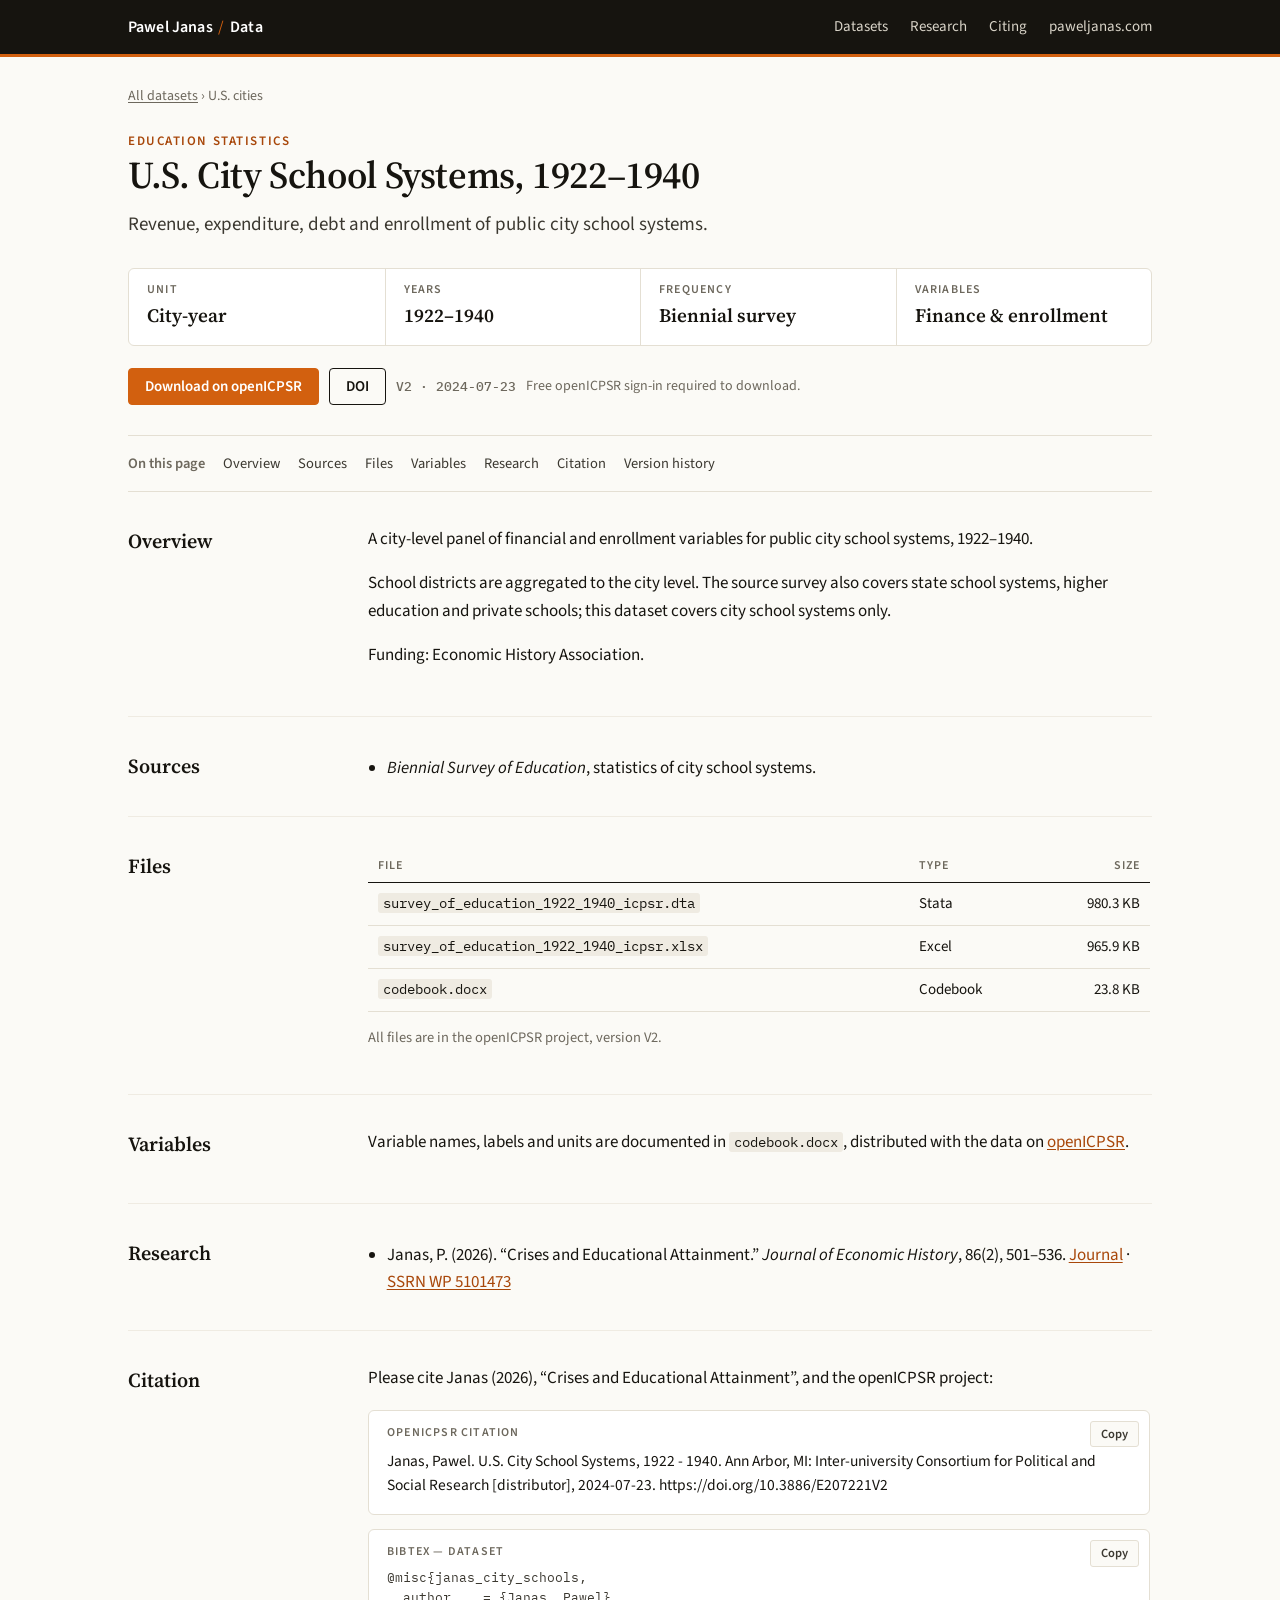
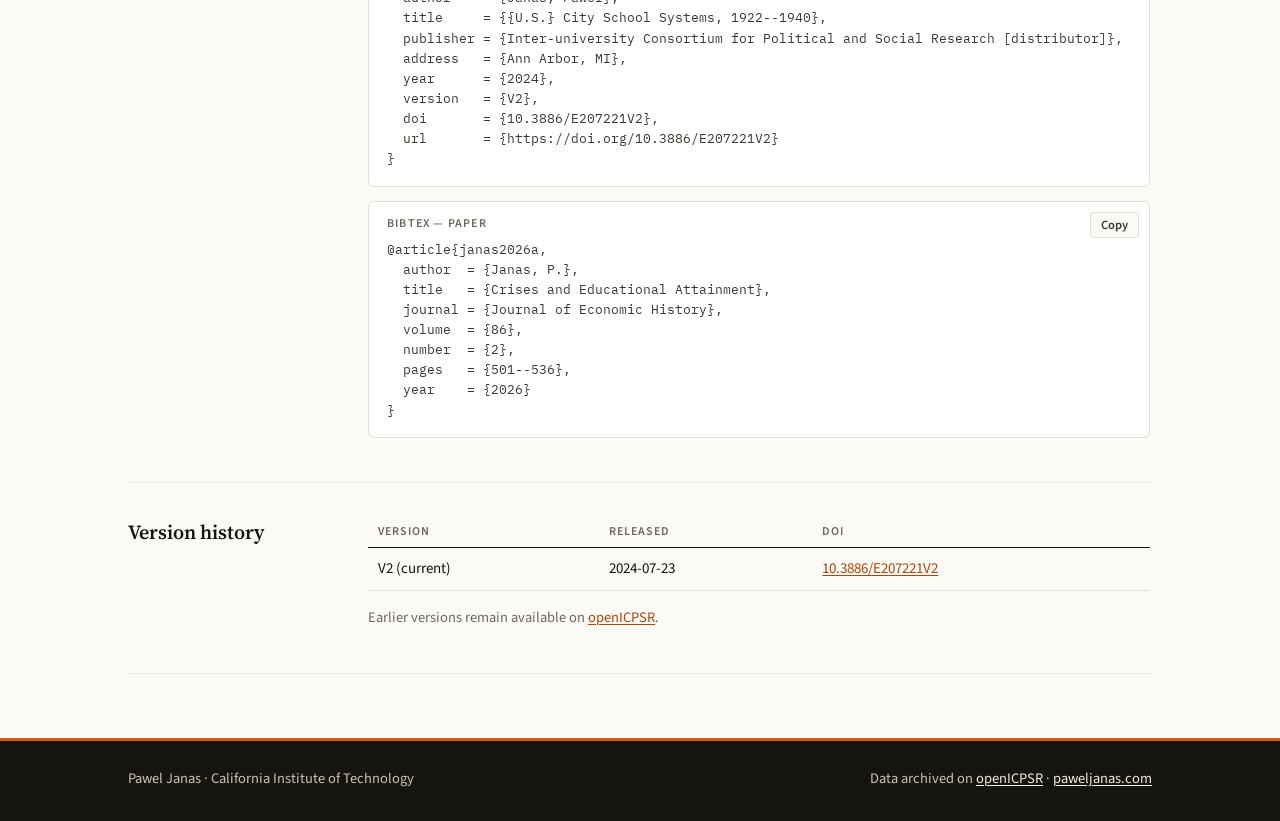
<file: city-schools.html>
<!DOCTYPE html>
<html lang="en">
<head>
<meta charset="utf-8">
<meta name="viewport" content="width=device-width, initial-scale=1">
<title>U.S. City School Systems, 1922–1940 — Pawel Janas — Data</title>
<meta name="description" content="Revenue, expenditure, debt and enrollment of public city school systems.">
<link rel="preconnect" href="https://fonts.googleapis.com">
<link rel="preconnect" href="https://fonts.gstatic.com" crossorigin>
<link rel="stylesheet" href="https://fonts.googleapis.com/css2?family=IBM+Plex+Mono:wght@400;500&family=Source+Sans+3:wght@400;500;600&family=Source+Serif+4:opsz,wght@8..60,500;8..60,600&display=swap">
<link rel="stylesheet" href="style.css">
<link rel="icon" href="data:image/svg+xml,%3Csvg xmlns='http://www.w3.org/2000/svg' viewBox='0 0 32 32'%3E%3Crect width='32' height='32' rx='4' fill='%2316140f'/%3E%3Crect y='26' width='32' height='6' fill='%23d2600f'/%3E%3Ctext x='16' y='21' font-family='Georgia' font-size='17' font-weight='700' fill='white' text-anchor='middle'%3EPJ%3C/text%3E%3C/svg%3E">
</head>
<body>
<header class="topbar"><div class="wrap">
  <a class="brand" href="index.html">Pawel Janas<span>/</span>Data</a>
  <nav class="topnav">
    <a href="index.html#datasets">Datasets</a>
    <a href="index.html#research">Research</a>
    <a href="index.html#citing">Citing</a>
    <a href="https://paweljanas.com">paweljanas.com</a>
  </nav>
</div></header>

<main><div class="wrap">
  <div class="crumbs"><a href="index.html#datasets">All datasets</a> &rsaquo; U.S. cities</div>
  <div class="ds-head">
    <p class="eyebrow" style="margin:14px 0 0">Education Statistics</p>
    <h1>U.S. City School Systems, 1922–1940</h1>
    <p class="lead">Revenue, expenditure, debt and enrollment of public city school systems.</p>
    <div class="tiles"><div class="tile"><span>Unit</span><b>City-year</b></div><div class="tile"><span>Years</span><b>1922–1940</b></div><div class="tile"><span>Frequency</span><b>Biennial survey</b></div><div class="tile"><span>Variables</span><b>Finance &amp; enrollment</b></div></div>
    <div class="actions">
      <a class="btn primary" href="https://www.openicpsr.org/openicpsr/project/207221/version/V2/view">Download on openICPSR</a>
      <a class="btn" href="https://doi.org/10.3886/E207221V2">DOI</a>
      <span class="version">V2 · 2024-07-23</span>
      <span class="note">Free openICPSR sign-in required to download.</span>
    </div>
  </div>
  <nav class="onpage"><b>On this page</b> <a href="#overview">Overview</a> <a href="#sources">Sources</a> <a href="#files">Files</a> <a href="#variables">Variables</a> <a href="#research">Research</a> <a href="#citation">Citation</a> <a href="#versions">Version history</a></nav>
  <div class="doc"><section id="overview"><h2>Overview</h2><div class="body"><p>A city-level panel of financial and enrollment variables for public city school systems, 1922–1940.</p><p>School districts are aggregated to the city level. The source survey also covers state school systems, higher education and private schools; this dataset covers city school systems only.</p><p>Funding: Economic History Association.</p></div></section><section id="sources"><h2>Sources</h2><div class="body"><ul><li><em>Biennial Survey of Education</em>, statistics of city school systems.</li></ul></div></section><section id="files"><h2>Files</h2><div class="body"><table class="tbl"><thead><tr><th>File</th><th>Type</th><th style="text-align:right">Size</th></tr></thead><tbody><tr><td><code>survey_of_education_1922_1940_icpsr.dta</code></td><td>Stata</td><td class="num">980.3 KB</td></tr><tr><td><code>survey_of_education_1922_1940_icpsr.xlsx</code></td><td>Excel</td><td class="num">965.9 KB</td></tr><tr><td><code>codebook.docx</code></td><td>Codebook</td><td class="num">23.8 KB</td></tr></tbody></table><p style="font-size:14.5px;color:var(--muted)">All files are in the openICPSR project, version V2.</p></div></section><section id="variables"><h2>Variables</h2><div class="body"><p>Variable names, labels and units are documented in <code>codebook.docx</code>, distributed with the data on <a href="https://www.openicpsr.org/openicpsr/project/207221/version/V2/view">openICPSR</a>.</p></div></section><section id="research"><h2>Research</h2><div class="body"><ul><li>Janas, P. (2026). “Crises and Educational Attainment.” <em>Journal of Economic History</em>, 86(2), 501–536. <a href="https://doi.org/10.1017/S002205072510106X">Journal</a> &middot; <a href="https://papers.ssrn.com/sol3/papers.cfm?abstract_id=5101473">SSRN WP 5101473</a></li></ul></div></section><section id="citation"><h2>Citation</h2><div class="body"><p>Please cite Janas (2026), “Crises and Educational Attainment”, and the openICPSR project:</p><div class="cite"><div class="label">openICPSR citation</div><button class="copy" type="button">Copy</button><p>Janas, Pawel. U.S. City School Systems, 1922 - 1940. Ann Arbor, MI: Inter-university Consortium for Political and Social Research [distributor], 2024-07-23. https://doi.org/10.3886/E207221V2</p></div><div class="cite"><div class="label">BibTeX — dataset</div><button class="copy" type="button">Copy</button><pre>@misc{janas_city_schools,
  author    = {Janas, Pawel},
  title     = {{U.S.} City School Systems, 1922--1940},
  publisher = {Inter-university Consortium for Political and Social Research [distributor]},
  address   = {Ann Arbor, MI},
  year      = {2024},
  version   = {V2},
  doi       = {10.3886/E207221V2},
  url       = {https://doi.org/10.3886/E207221V2}
}</pre></div><div class="cite"><div class="label">BibTeX — paper</div><button class="copy" type="button">Copy</button><pre>@article{janas2026a,
  author  = {Janas, P.},
  title   = {Crises and Educational Attainment},
  journal = {Journal of Economic History},
  volume  = {86},
  number  = {2},
  pages   = {501--536},
  year    = {2026}
}</pre></div></div></section><section id="versions"><h2>Version history</h2><div class="body"><table class="tbl"><thead><tr><th>Version</th><th>Released</th><th>DOI</th></tr></thead><tbody><tr><td>V2 (current)</td><td>2024-07-23</td><td><a href="https://doi.org/10.3886/E207221V2">10.3886/E207221V2</a></td></tr></tbody></table><p style="font-size:14.5px;color:var(--muted)">Earlier versions remain available on <a href="https://www.openicpsr.org/openicpsr/project/207221/version/V2/view">openICPSR</a>.</p></div></section></div>
</div></main>
<footer><div class="wrap">
  <div>Pawel Janas &middot; California Institute of Technology</div>
  <div>Data archived on <a href="https://www.openicpsr.org/">openICPSR</a> &middot; <a href="https://paweljanas.com">paweljanas.com</a></div>
</div></footer>
<script src="site.js"></script>
</body>
</html>
</file>
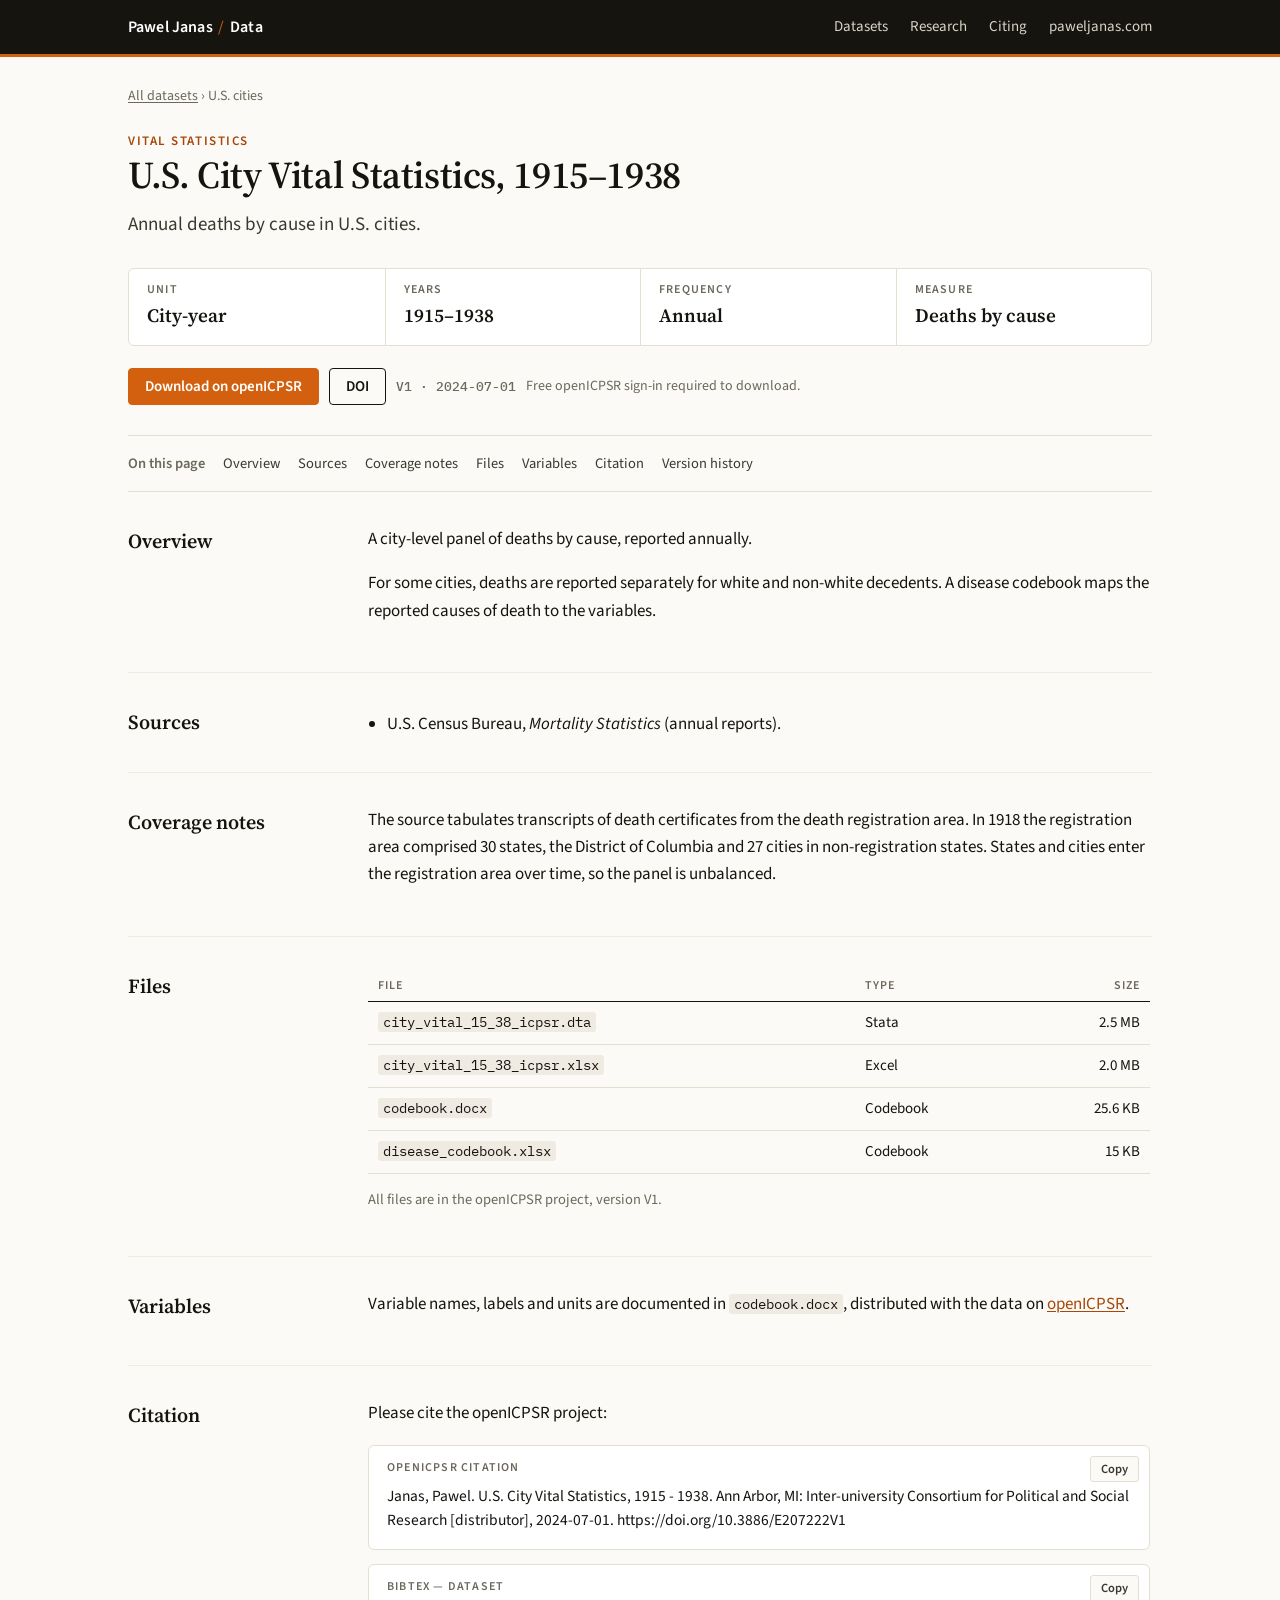
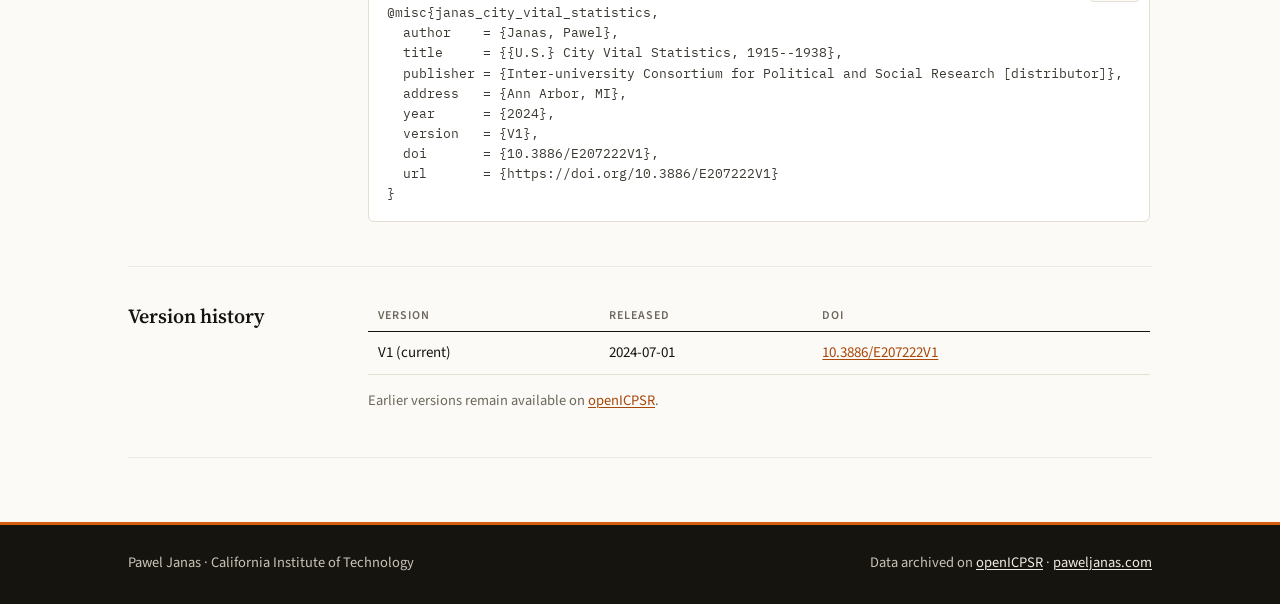
<file: city-vital-statistics.html>
<!DOCTYPE html>
<html lang="en">
<head>
<meta charset="utf-8">
<meta name="viewport" content="width=device-width, initial-scale=1">
<title>U.S. City Vital Statistics, 1915–1938 — Pawel Janas — Data</title>
<meta name="description" content="Annual deaths by cause in U.S. cities.">
<link rel="preconnect" href="https://fonts.googleapis.com">
<link rel="preconnect" href="https://fonts.gstatic.com" crossorigin>
<link rel="stylesheet" href="https://fonts.googleapis.com/css2?family=IBM+Plex+Mono:wght@400;500&family=Source+Sans+3:wght@400;500;600&family=Source+Serif+4:opsz,wght@8..60,500;8..60,600&display=swap">
<link rel="stylesheet" href="style.css">
<link rel="icon" href="data:image/svg+xml,%3Csvg xmlns='http://www.w3.org/2000/svg' viewBox='0 0 32 32'%3E%3Crect width='32' height='32' rx='4' fill='%2316140f'/%3E%3Crect y='26' width='32' height='6' fill='%23d2600f'/%3E%3Ctext x='16' y='21' font-family='Georgia' font-size='17' font-weight='700' fill='white' text-anchor='middle'%3EPJ%3C/text%3E%3C/svg%3E">
</head>
<body>
<header class="topbar"><div class="wrap">
  <a class="brand" href="index.html">Pawel Janas<span>/</span>Data</a>
  <nav class="topnav">
    <a href="index.html#datasets">Datasets</a>
    <a href="index.html#research">Research</a>
    <a href="index.html#citing">Citing</a>
    <a href="https://paweljanas.com">paweljanas.com</a>
  </nav>
</div></header>

<main><div class="wrap">
  <div class="crumbs"><a href="index.html#datasets">All datasets</a> &rsaquo; U.S. cities</div>
  <div class="ds-head">
    <p class="eyebrow" style="margin:14px 0 0">Vital Statistics</p>
    <h1>U.S. City Vital Statistics, 1915–1938</h1>
    <p class="lead">Annual deaths by cause in U.S. cities.</p>
    <div class="tiles"><div class="tile"><span>Unit</span><b>City-year</b></div><div class="tile"><span>Years</span><b>1915–1938</b></div><div class="tile"><span>Frequency</span><b>Annual</b></div><div class="tile"><span>Measure</span><b>Deaths by cause</b></div></div>
    <div class="actions">
      <a class="btn primary" href="https://www.openicpsr.org/openicpsr/project/207222/version/V1/view">Download on openICPSR</a>
      <a class="btn" href="https://doi.org/10.3886/E207222V1">DOI</a>
      <span class="version">V1 · 2024-07-01</span>
      <span class="note">Free openICPSR sign-in required to download.</span>
    </div>
  </div>
  <nav class="onpage"><b>On this page</b> <a href="#overview">Overview</a> <a href="#sources">Sources</a> <a href="#notes">Coverage notes</a> <a href="#files">Files</a> <a href="#variables">Variables</a> <a href="#citation">Citation</a> <a href="#versions">Version history</a></nav>
  <div class="doc"><section id="overview"><h2>Overview</h2><div class="body"><p>A city-level panel of deaths by cause, reported annually.</p><p>For some cities, deaths are reported separately for white and non-white decedents. A disease codebook maps the reported causes of death to the variables.</p></div></section><section id="sources"><h2>Sources</h2><div class="body"><ul><li>U.S. Census Bureau, <em>Mortality Statistics</em> (annual reports).</li></ul></div></section><section id="notes"><h2>Coverage notes</h2><div class="body"><p>The source tabulates transcripts of death certificates from the death registration area. In 1918 the registration area comprised 30 states, the District of Columbia and 27 cities in non-registration states. States and cities enter the registration area over time, so the panel is unbalanced.</p></div></section><section id="files"><h2>Files</h2><div class="body"><table class="tbl"><thead><tr><th>File</th><th>Type</th><th style="text-align:right">Size</th></tr></thead><tbody><tr><td><code>city_vital_15_38_icpsr.dta</code></td><td>Stata</td><td class="num">2.5 MB</td></tr><tr><td><code>city_vital_15_38_icpsr.xlsx</code></td><td>Excel</td><td class="num">2.0 MB</td></tr><tr><td><code>codebook.docx</code></td><td>Codebook</td><td class="num">25.6 KB</td></tr><tr><td><code>disease_codebook.xlsx</code></td><td>Codebook</td><td class="num">15 KB</td></tr></tbody></table><p style="font-size:14.5px;color:var(--muted)">All files are in the openICPSR project, version V1.</p></div></section><section id="variables"><h2>Variables</h2><div class="body"><p>Variable names, labels and units are documented in <code>codebook.docx</code>, distributed with the data on <a href="https://www.openicpsr.org/openicpsr/project/207222/version/V1/view">openICPSR</a>.</p></div></section><section id="citation"><h2>Citation</h2><div class="body"><p>Please cite the openICPSR project:</p><div class="cite"><div class="label">openICPSR citation</div><button class="copy" type="button">Copy</button><p>Janas, Pawel. U.S. City Vital Statistics, 1915 - 1938. Ann Arbor, MI: Inter-university Consortium for Political and Social Research [distributor], 2024-07-01. https://doi.org/10.3886/E207222V1</p></div><div class="cite"><div class="label">BibTeX — dataset</div><button class="copy" type="button">Copy</button><pre>@misc{janas_city_vital_statistics,
  author    = {Janas, Pawel},
  title     = {{U.S.} City Vital Statistics, 1915--1938},
  publisher = {Inter-university Consortium for Political and Social Research [distributor]},
  address   = {Ann Arbor, MI},
  year      = {2024},
  version   = {V1},
  doi       = {10.3886/E207222V1},
  url       = {https://doi.org/10.3886/E207222V1}
}</pre></div></div></section><section id="versions"><h2>Version history</h2><div class="body"><table class="tbl"><thead><tr><th>Version</th><th>Released</th><th>DOI</th></tr></thead><tbody><tr><td>V1 (current)</td><td>2024-07-01</td><td><a href="https://doi.org/10.3886/E207222V1">10.3886/E207222V1</a></td></tr></tbody></table><p style="font-size:14.5px;color:var(--muted)">Earlier versions remain available on <a href="https://www.openicpsr.org/openicpsr/project/207222/version/V1/view">openICPSR</a>.</p></div></section></div>
</div></main>
<footer><div class="wrap">
  <div>Pawel Janas &middot; California Institute of Technology</div>
  <div>Data archived on <a href="https://www.openicpsr.org/">openICPSR</a> &middot; <a href="https://paweljanas.com">paweljanas.com</a></div>
</div></footer>
<script src="site.js"></script>
</body>
</html>
</file>
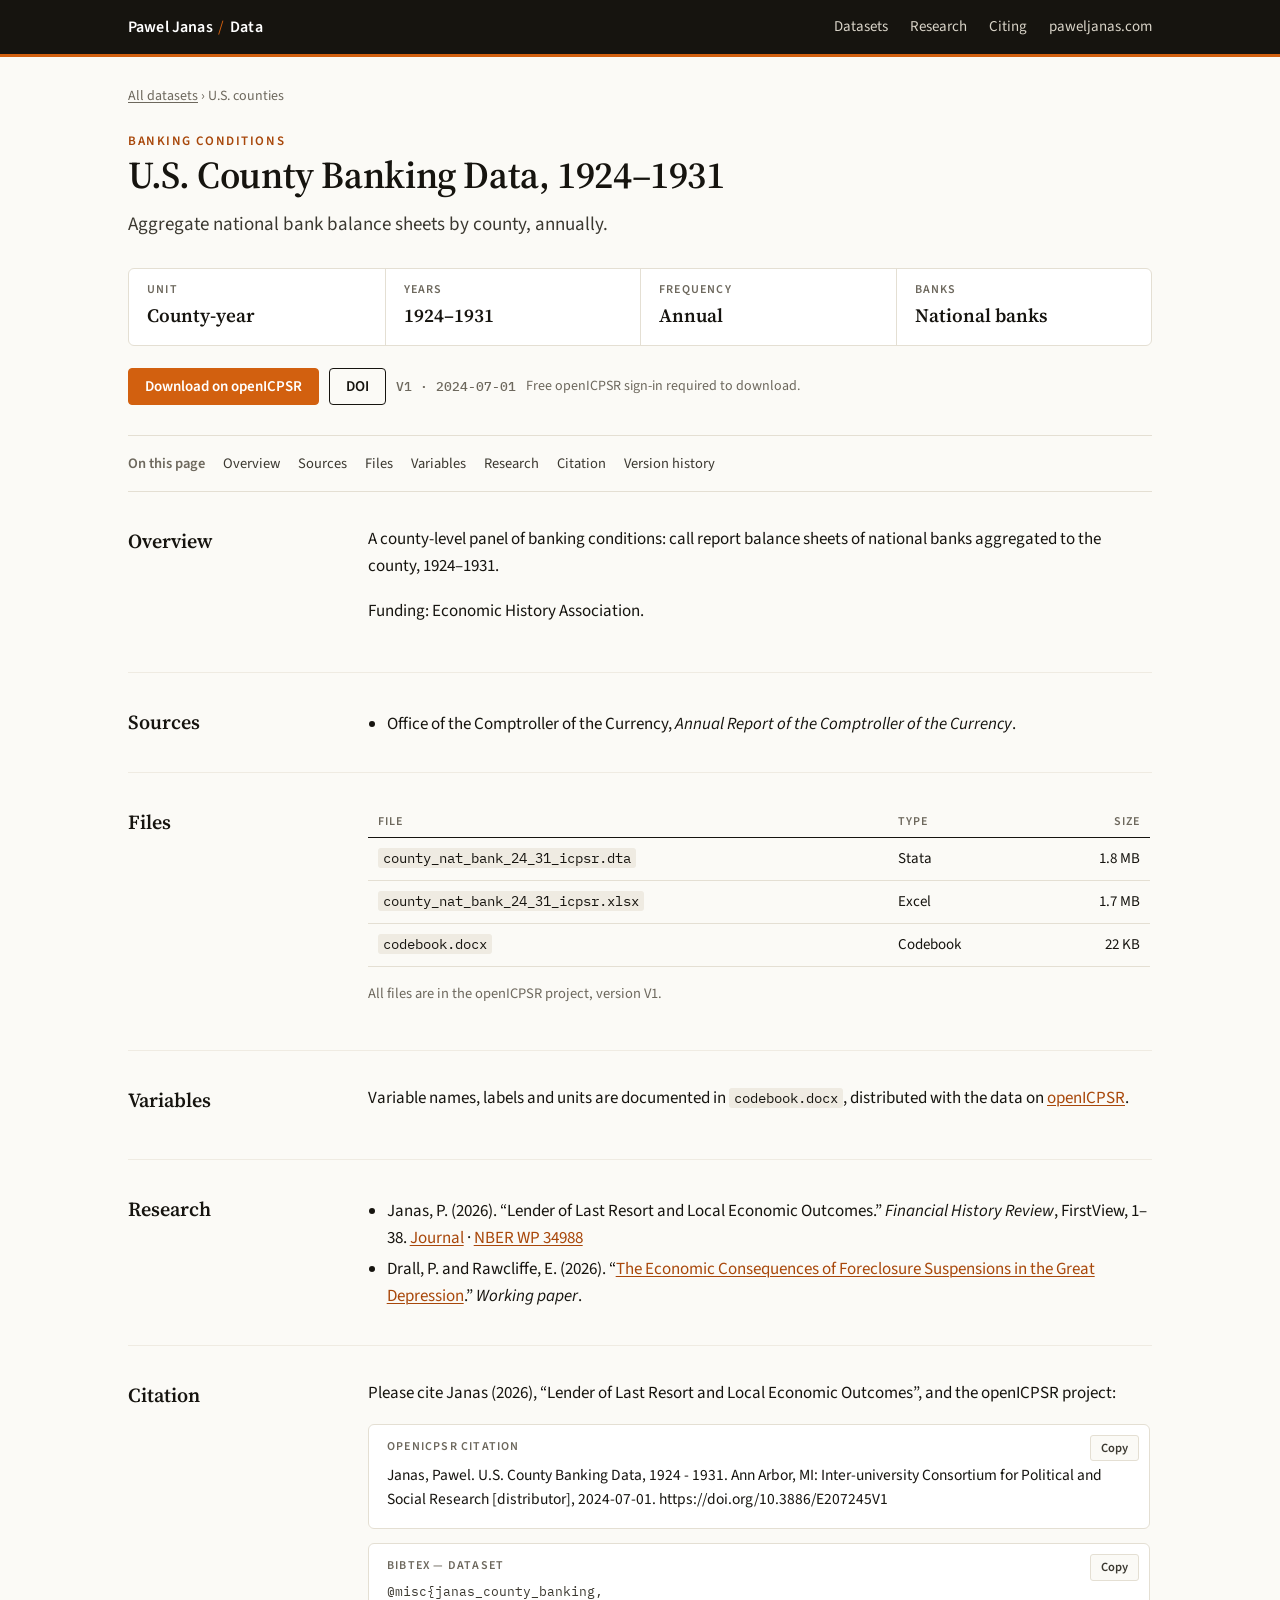
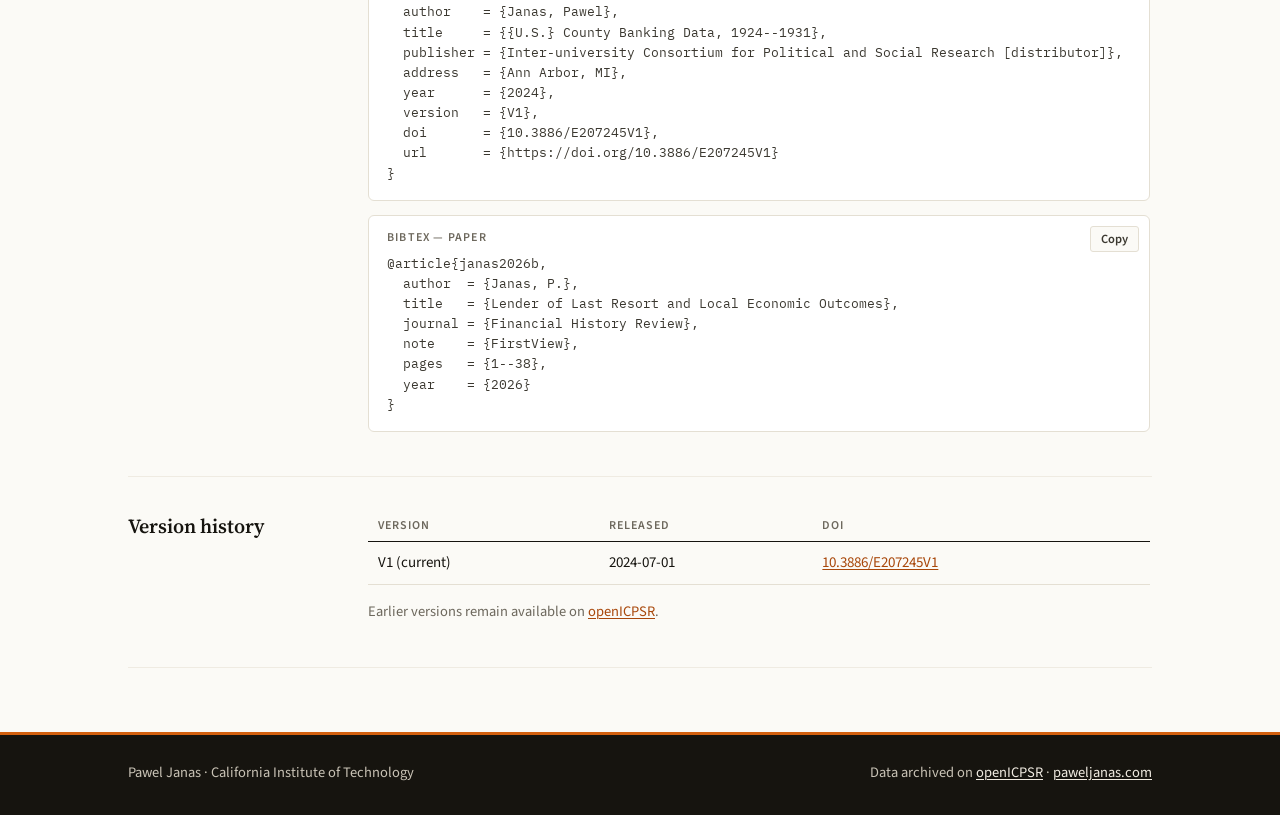
<file: county-banking.html>
<!DOCTYPE html>
<html lang="en">
<head>
<meta charset="utf-8">
<meta name="viewport" content="width=device-width, initial-scale=1">
<title>U.S. County Banking Data, 1924–1931 — Pawel Janas — Data</title>
<meta name="description" content="Aggregate national bank balance sheets by county, annually.">
<link rel="preconnect" href="https://fonts.googleapis.com">
<link rel="preconnect" href="https://fonts.gstatic.com" crossorigin>
<link rel="stylesheet" href="https://fonts.googleapis.com/css2?family=IBM+Plex+Mono:wght@400;500&family=Source+Sans+3:wght@400;500;600&family=Source+Serif+4:opsz,wght@8..60,500;8..60,600&display=swap">
<link rel="stylesheet" href="style.css">
<link rel="icon" href="data:image/svg+xml,%3Csvg xmlns='http://www.w3.org/2000/svg' viewBox='0 0 32 32'%3E%3Crect width='32' height='32' rx='4' fill='%2316140f'/%3E%3Crect y='26' width='32' height='6' fill='%23d2600f'/%3E%3Ctext x='16' y='21' font-family='Georgia' font-size='17' font-weight='700' fill='white' text-anchor='middle'%3EPJ%3C/text%3E%3C/svg%3E">
</head>
<body>
<header class="topbar"><div class="wrap">
  <a class="brand" href="index.html">Pawel Janas<span>/</span>Data</a>
  <nav class="topnav">
    <a href="index.html#datasets">Datasets</a>
    <a href="index.html#research">Research</a>
    <a href="index.html#citing">Citing</a>
    <a href="https://paweljanas.com">paweljanas.com</a>
  </nav>
</div></header>

<main><div class="wrap">
  <div class="crumbs"><a href="index.html#datasets">All datasets</a> &rsaquo; U.S. counties</div>
  <div class="ds-head">
    <p class="eyebrow" style="margin:14px 0 0">Banking Conditions</p>
    <h1>U.S. County Banking Data, 1924–1931</h1>
    <p class="lead">Aggregate national bank balance sheets by county, annually.</p>
    <div class="tiles"><div class="tile"><span>Unit</span><b>County-year</b></div><div class="tile"><span>Years</span><b>1924–1931</b></div><div class="tile"><span>Frequency</span><b>Annual</b></div><div class="tile"><span>Banks</span><b>National banks</b></div></div>
    <div class="actions">
      <a class="btn primary" href="https://www.openicpsr.org/openicpsr/project/207245/version/V1/view">Download on openICPSR</a>
      <a class="btn" href="https://doi.org/10.3886/E207245V1">DOI</a>
      <span class="version">V1 · 2024-07-01</span>
      <span class="note">Free openICPSR sign-in required to download.</span>
    </div>
  </div>
  <nav class="onpage"><b>On this page</b> <a href="#overview">Overview</a> <a href="#sources">Sources</a> <a href="#files">Files</a> <a href="#variables">Variables</a> <a href="#research">Research</a> <a href="#citation">Citation</a> <a href="#versions">Version history</a></nav>
  <div class="doc"><section id="overview"><h2>Overview</h2><div class="body"><p>A county-level panel of banking conditions: call report balance sheets of national banks aggregated to the county, 1924–1931.</p><p>Funding: Economic History Association.</p></div></section><section id="sources"><h2>Sources</h2><div class="body"><ul><li>Office of the Comptroller of the Currency, <em>Annual Report of the Comptroller of the Currency</em>.</li></ul></div></section><section id="files"><h2>Files</h2><div class="body"><table class="tbl"><thead><tr><th>File</th><th>Type</th><th style="text-align:right">Size</th></tr></thead><tbody><tr><td><code>county_nat_bank_24_31_icpsr.dta</code></td><td>Stata</td><td class="num">1.8 MB</td></tr><tr><td><code>county_nat_bank_24_31_icpsr.xlsx</code></td><td>Excel</td><td class="num">1.7 MB</td></tr><tr><td><code>codebook.docx</code></td><td>Codebook</td><td class="num">22 KB</td></tr></tbody></table><p style="font-size:14.5px;color:var(--muted)">All files are in the openICPSR project, version V1.</p></div></section><section id="variables"><h2>Variables</h2><div class="body"><p>Variable names, labels and units are documented in <code>codebook.docx</code>, distributed with the data on <a href="https://www.openicpsr.org/openicpsr/project/207245/version/V1/view">openICPSR</a>.</p></div></section><section id="research"><h2>Research</h2><div class="body"><ul><li>Janas, P. (2026). “Lender of Last Resort and Local Economic Outcomes.” <em>Financial History Review</em>, FirstView, 1–38. <a href="https://doi.org/10.1017/S0968565026100195">Journal</a> &middot; <a href="https://www.nber.org/papers/w34988">NBER WP 34988</a></li><li>Drall, P. and Rawcliffe, E. (2026). “<a href="https://pranjal-drall.github.io/files/farms_draft.pdf">The Economic Consequences of Foreclosure Suspensions in the Great Depression</a>.” <em>Working paper</em>.</li></ul></div></section><section id="citation"><h2>Citation</h2><div class="body"><p>Please cite Janas (2026), “Lender of Last Resort and Local Economic Outcomes”, and the openICPSR project:</p><div class="cite"><div class="label">openICPSR citation</div><button class="copy" type="button">Copy</button><p>Janas, Pawel. U.S. County Banking Data, 1924 - 1931. Ann Arbor, MI: Inter-university Consortium for Political and Social Research [distributor], 2024-07-01. https://doi.org/10.3886/E207245V1</p></div><div class="cite"><div class="label">BibTeX — dataset</div><button class="copy" type="button">Copy</button><pre>@misc{janas_county_banking,
  author    = {Janas, Pawel},
  title     = {{U.S.} County Banking Data, 1924--1931},
  publisher = {Inter-university Consortium for Political and Social Research [distributor]},
  address   = {Ann Arbor, MI},
  year      = {2024},
  version   = {V1},
  doi       = {10.3886/E207245V1},
  url       = {https://doi.org/10.3886/E207245V1}
}</pre></div><div class="cite"><div class="label">BibTeX — paper</div><button class="copy" type="button">Copy</button><pre>@article{janas2026b,
  author  = {Janas, P.},
  title   = {Lender of Last Resort and Local Economic Outcomes},
  journal = {Financial History Review},
  note    = {FirstView},
  pages   = {1--38},
  year    = {2026}
}</pre></div></div></section><section id="versions"><h2>Version history</h2><div class="body"><table class="tbl"><thead><tr><th>Version</th><th>Released</th><th>DOI</th></tr></thead><tbody><tr><td>V1 (current)</td><td>2024-07-01</td><td><a href="https://doi.org/10.3886/E207245V1">10.3886/E207245V1</a></td></tr></tbody></table><p style="font-size:14.5px;color:var(--muted)">Earlier versions remain available on <a href="https://www.openicpsr.org/openicpsr/project/207245/version/V1/view">openICPSR</a>.</p></div></section></div>
</div></main>
<footer><div class="wrap">
  <div>Pawel Janas &middot; California Institute of Technology</div>
  <div>Data archived on <a href="https://www.openicpsr.org/">openICPSR</a> &middot; <a href="https://paweljanas.com">paweljanas.com</a></div>
</div></footer>
<script src="site.js"></script>
</body>
</html>
</file>
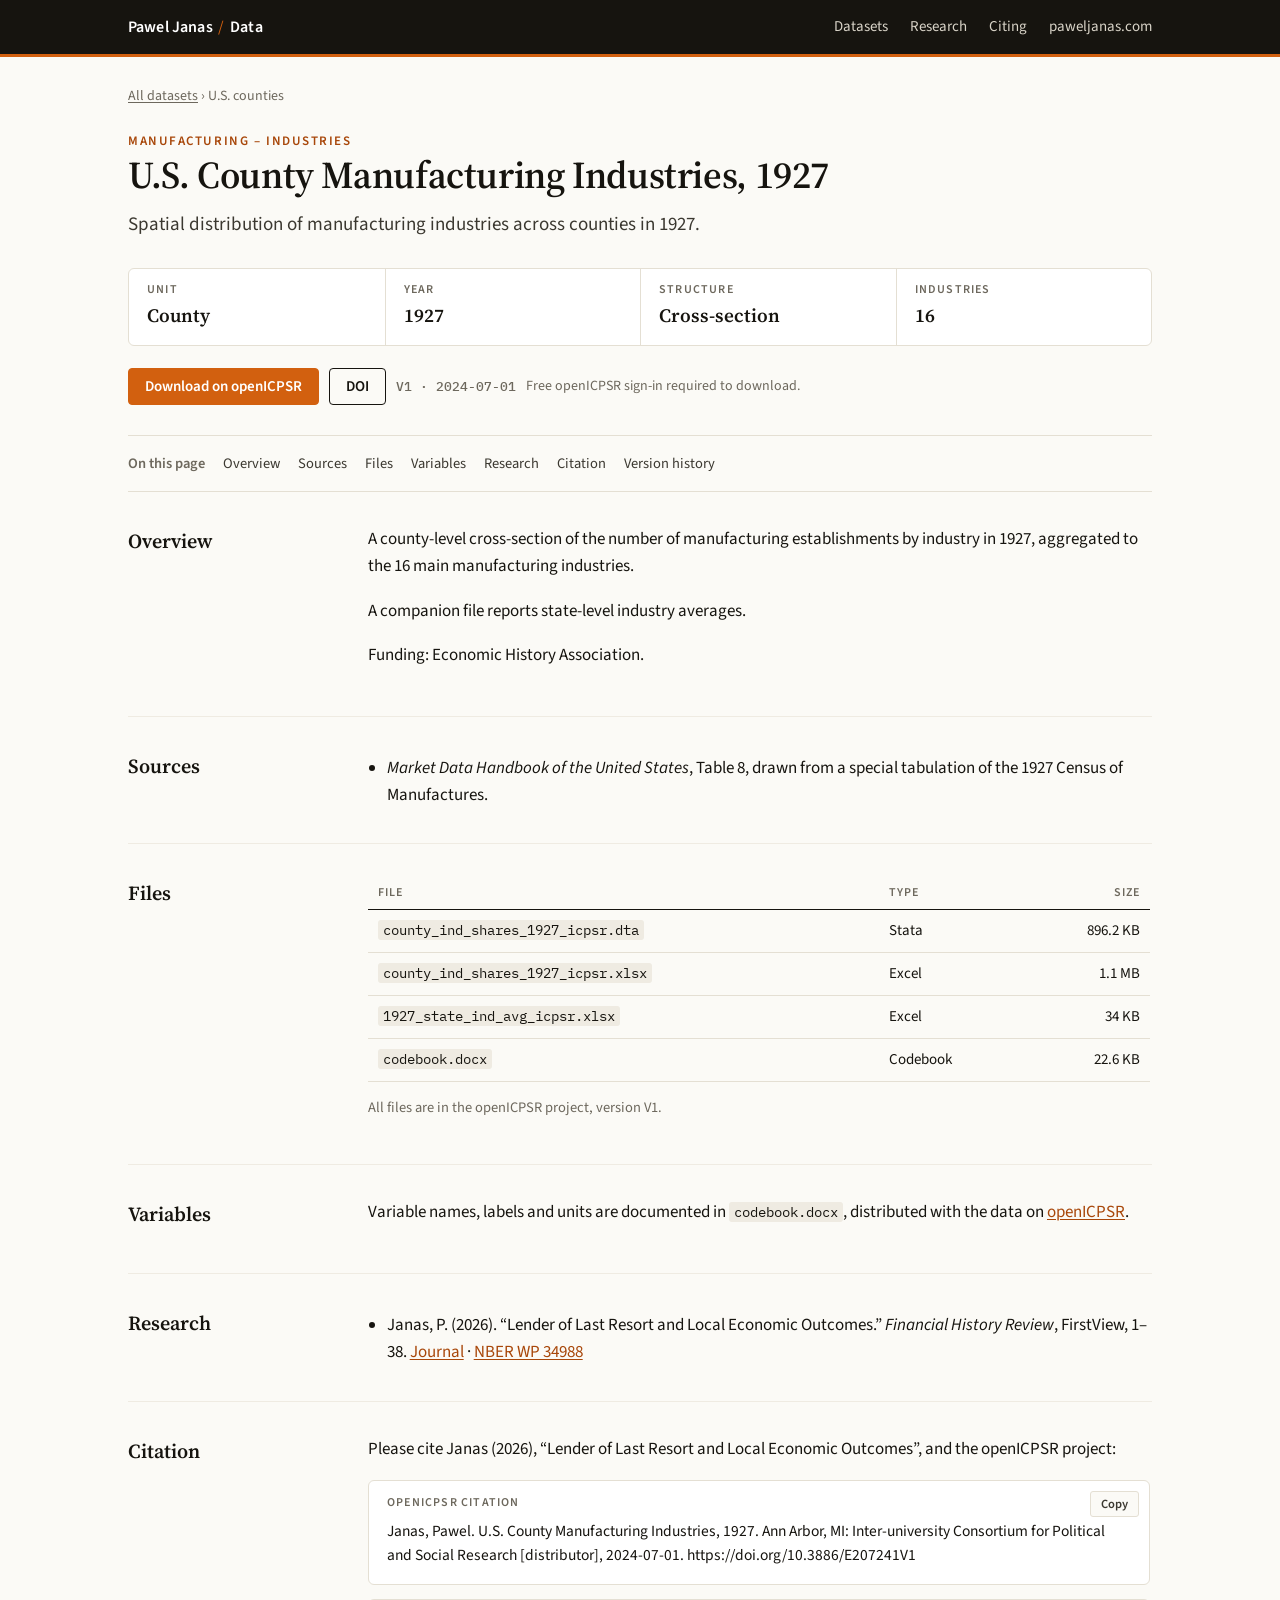
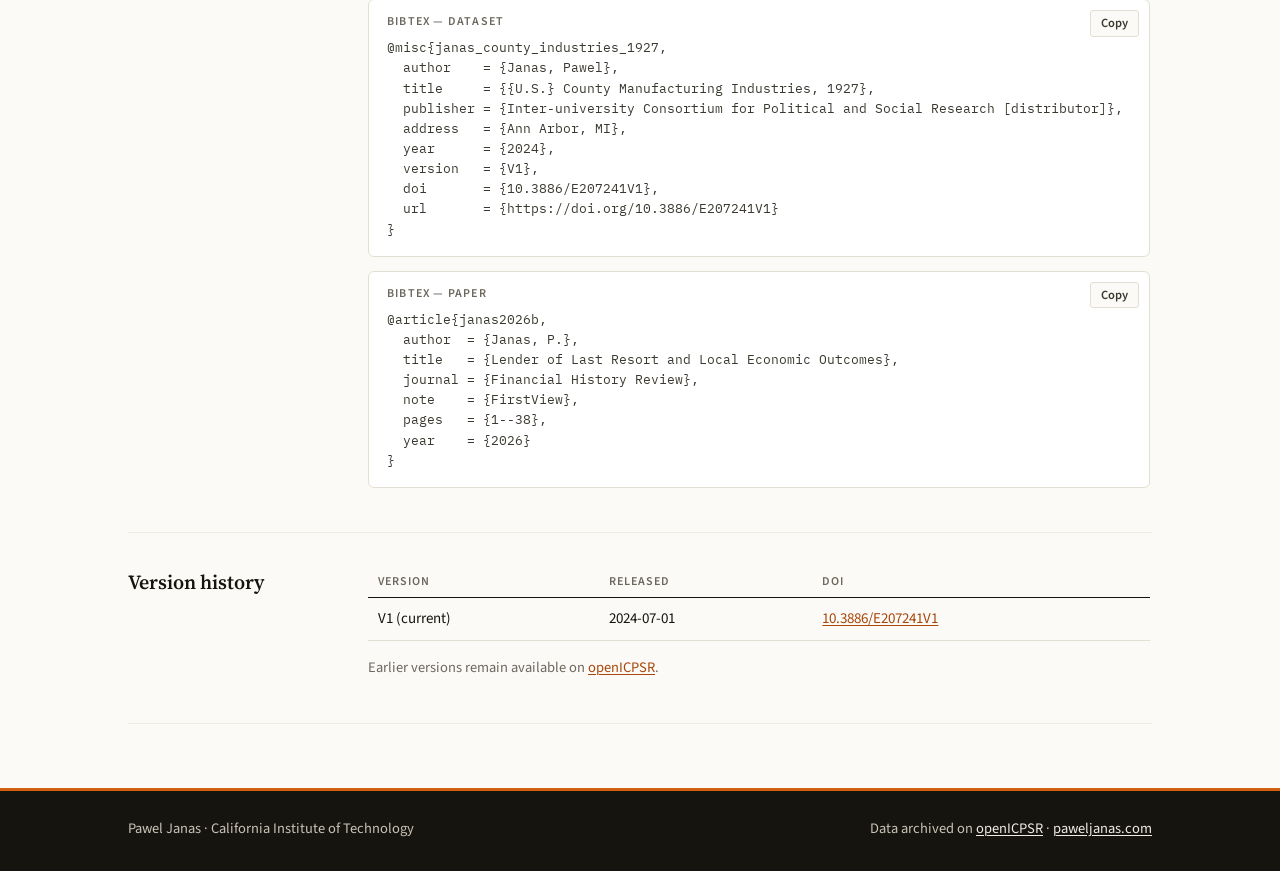
<file: county-industries-1927.html>
<!DOCTYPE html>
<html lang="en">
<head>
<meta charset="utf-8">
<meta name="viewport" content="width=device-width, initial-scale=1">
<title>U.S. County Manufacturing Industries, 1927 — Pawel Janas — Data</title>
<meta name="description" content="Spatial distribution of manufacturing industries across counties in 1927.">
<link rel="preconnect" href="https://fonts.googleapis.com">
<link rel="preconnect" href="https://fonts.gstatic.com" crossorigin>
<link rel="stylesheet" href="https://fonts.googleapis.com/css2?family=IBM+Plex+Mono:wght@400;500&family=Source+Sans+3:wght@400;500;600&family=Source+Serif+4:opsz,wght@8..60,500;8..60,600&display=swap">
<link rel="stylesheet" href="style.css">
<link rel="icon" href="data:image/svg+xml,%3Csvg xmlns='http://www.w3.org/2000/svg' viewBox='0 0 32 32'%3E%3Crect width='32' height='32' rx='4' fill='%2316140f'/%3E%3Crect y='26' width='32' height='6' fill='%23d2600f'/%3E%3Ctext x='16' y='21' font-family='Georgia' font-size='17' font-weight='700' fill='white' text-anchor='middle'%3EPJ%3C/text%3E%3C/svg%3E">
</head>
<body>
<header class="topbar"><div class="wrap">
  <a class="brand" href="index.html">Pawel Janas<span>/</span>Data</a>
  <nav class="topnav">
    <a href="index.html#datasets">Datasets</a>
    <a href="index.html#research">Research</a>
    <a href="index.html#citing">Citing</a>
    <a href="https://paweljanas.com">paweljanas.com</a>
  </nav>
</div></header>

<main><div class="wrap">
  <div class="crumbs"><a href="index.html#datasets">All datasets</a> &rsaquo; U.S. counties</div>
  <div class="ds-head">
    <p class="eyebrow" style="margin:14px 0 0">Manufacturing – Industries</p>
    <h1>U.S. County Manufacturing Industries, 1927</h1>
    <p class="lead">Spatial distribution of manufacturing industries across counties in 1927.</p>
    <div class="tiles"><div class="tile"><span>Unit</span><b>County</b></div><div class="tile"><span>Year</span><b>1927</b></div><div class="tile"><span>Structure</span><b>Cross-section</b></div><div class="tile"><span>Industries</span><b>16</b></div></div>
    <div class="actions">
      <a class="btn primary" href="https://www.openicpsr.org/openicpsr/project/207241/version/V1/view">Download on openICPSR</a>
      <a class="btn" href="https://doi.org/10.3886/E207241V1">DOI</a>
      <span class="version">V1 · 2024-07-01</span>
      <span class="note">Free openICPSR sign-in required to download.</span>
    </div>
  </div>
  <nav class="onpage"><b>On this page</b> <a href="#overview">Overview</a> <a href="#sources">Sources</a> <a href="#files">Files</a> <a href="#variables">Variables</a> <a href="#research">Research</a> <a href="#citation">Citation</a> <a href="#versions">Version history</a></nav>
  <div class="doc"><section id="overview"><h2>Overview</h2><div class="body"><p>A county-level cross-section of the number of manufacturing establishments by industry in 1927, aggregated to the 16 main manufacturing industries.</p><p>A companion file reports state-level industry averages.</p><p>Funding: Economic History Association.</p></div></section><section id="sources"><h2>Sources</h2><div class="body"><ul><li><em>Market Data Handbook of the United States</em>, Table 8, drawn from a special tabulation of the 1927 Census of Manufactures.</li></ul></div></section><section id="files"><h2>Files</h2><div class="body"><table class="tbl"><thead><tr><th>File</th><th>Type</th><th style="text-align:right">Size</th></tr></thead><tbody><tr><td><code>county_ind_shares_1927_icpsr.dta</code></td><td>Stata</td><td class="num">896.2 KB</td></tr><tr><td><code>county_ind_shares_1927_icpsr.xlsx</code></td><td>Excel</td><td class="num">1.1 MB</td></tr><tr><td><code>1927_state_ind_avg_icpsr.xlsx</code></td><td>Excel</td><td class="num">34 KB</td></tr><tr><td><code>codebook.docx</code></td><td>Codebook</td><td class="num">22.6 KB</td></tr></tbody></table><p style="font-size:14.5px;color:var(--muted)">All files are in the openICPSR project, version V1.</p></div></section><section id="variables"><h2>Variables</h2><div class="body"><p>Variable names, labels and units are documented in <code>codebook.docx</code>, distributed with the data on <a href="https://www.openicpsr.org/openicpsr/project/207241/version/V1/view">openICPSR</a>.</p></div></section><section id="research"><h2>Research</h2><div class="body"><ul><li>Janas, P. (2026). “Lender of Last Resort and Local Economic Outcomes.” <em>Financial History Review</em>, FirstView, 1–38. <a href="https://doi.org/10.1017/S0968565026100195">Journal</a> &middot; <a href="https://www.nber.org/papers/w34988">NBER WP 34988</a></li></ul></div></section><section id="citation"><h2>Citation</h2><div class="body"><p>Please cite Janas (2026), “Lender of Last Resort and Local Economic Outcomes”, and the openICPSR project:</p><div class="cite"><div class="label">openICPSR citation</div><button class="copy" type="button">Copy</button><p>Janas, Pawel. U.S. County Manufacturing Industries, 1927. Ann Arbor, MI: Inter-university Consortium for Political and Social Research [distributor], 2024-07-01. https://doi.org/10.3886/E207241V1</p></div><div class="cite"><div class="label">BibTeX — dataset</div><button class="copy" type="button">Copy</button><pre>@misc{janas_county_industries_1927,
  author    = {Janas, Pawel},
  title     = {{U.S.} County Manufacturing Industries, 1927},
  publisher = {Inter-university Consortium for Political and Social Research [distributor]},
  address   = {Ann Arbor, MI},
  year      = {2024},
  version   = {V1},
  doi       = {10.3886/E207241V1},
  url       = {https://doi.org/10.3886/E207241V1}
}</pre></div><div class="cite"><div class="label">BibTeX — paper</div><button class="copy" type="button">Copy</button><pre>@article{janas2026b,
  author  = {Janas, P.},
  title   = {Lender of Last Resort and Local Economic Outcomes},
  journal = {Financial History Review},
  note    = {FirstView},
  pages   = {1--38},
  year    = {2026}
}</pre></div></div></section><section id="versions"><h2>Version history</h2><div class="body"><table class="tbl"><thead><tr><th>Version</th><th>Released</th><th>DOI</th></tr></thead><tbody><tr><td>V1 (current)</td><td>2024-07-01</td><td><a href="https://doi.org/10.3886/E207241V1">10.3886/E207241V1</a></td></tr></tbody></table><p style="font-size:14.5px;color:var(--muted)">Earlier versions remain available on <a href="https://www.openicpsr.org/openicpsr/project/207241/version/V1/view">openICPSR</a>.</p></div></section></div>
</div></main>
<footer><div class="wrap">
  <div>Pawel Janas &middot; California Institute of Technology</div>
  <div>Data archived on <a href="https://www.openicpsr.org/">openICPSR</a> &middot; <a href="https://paweljanas.com">paweljanas.com</a></div>
</div></footer>
<script src="site.js"></script>
</body>
</html>
</file>
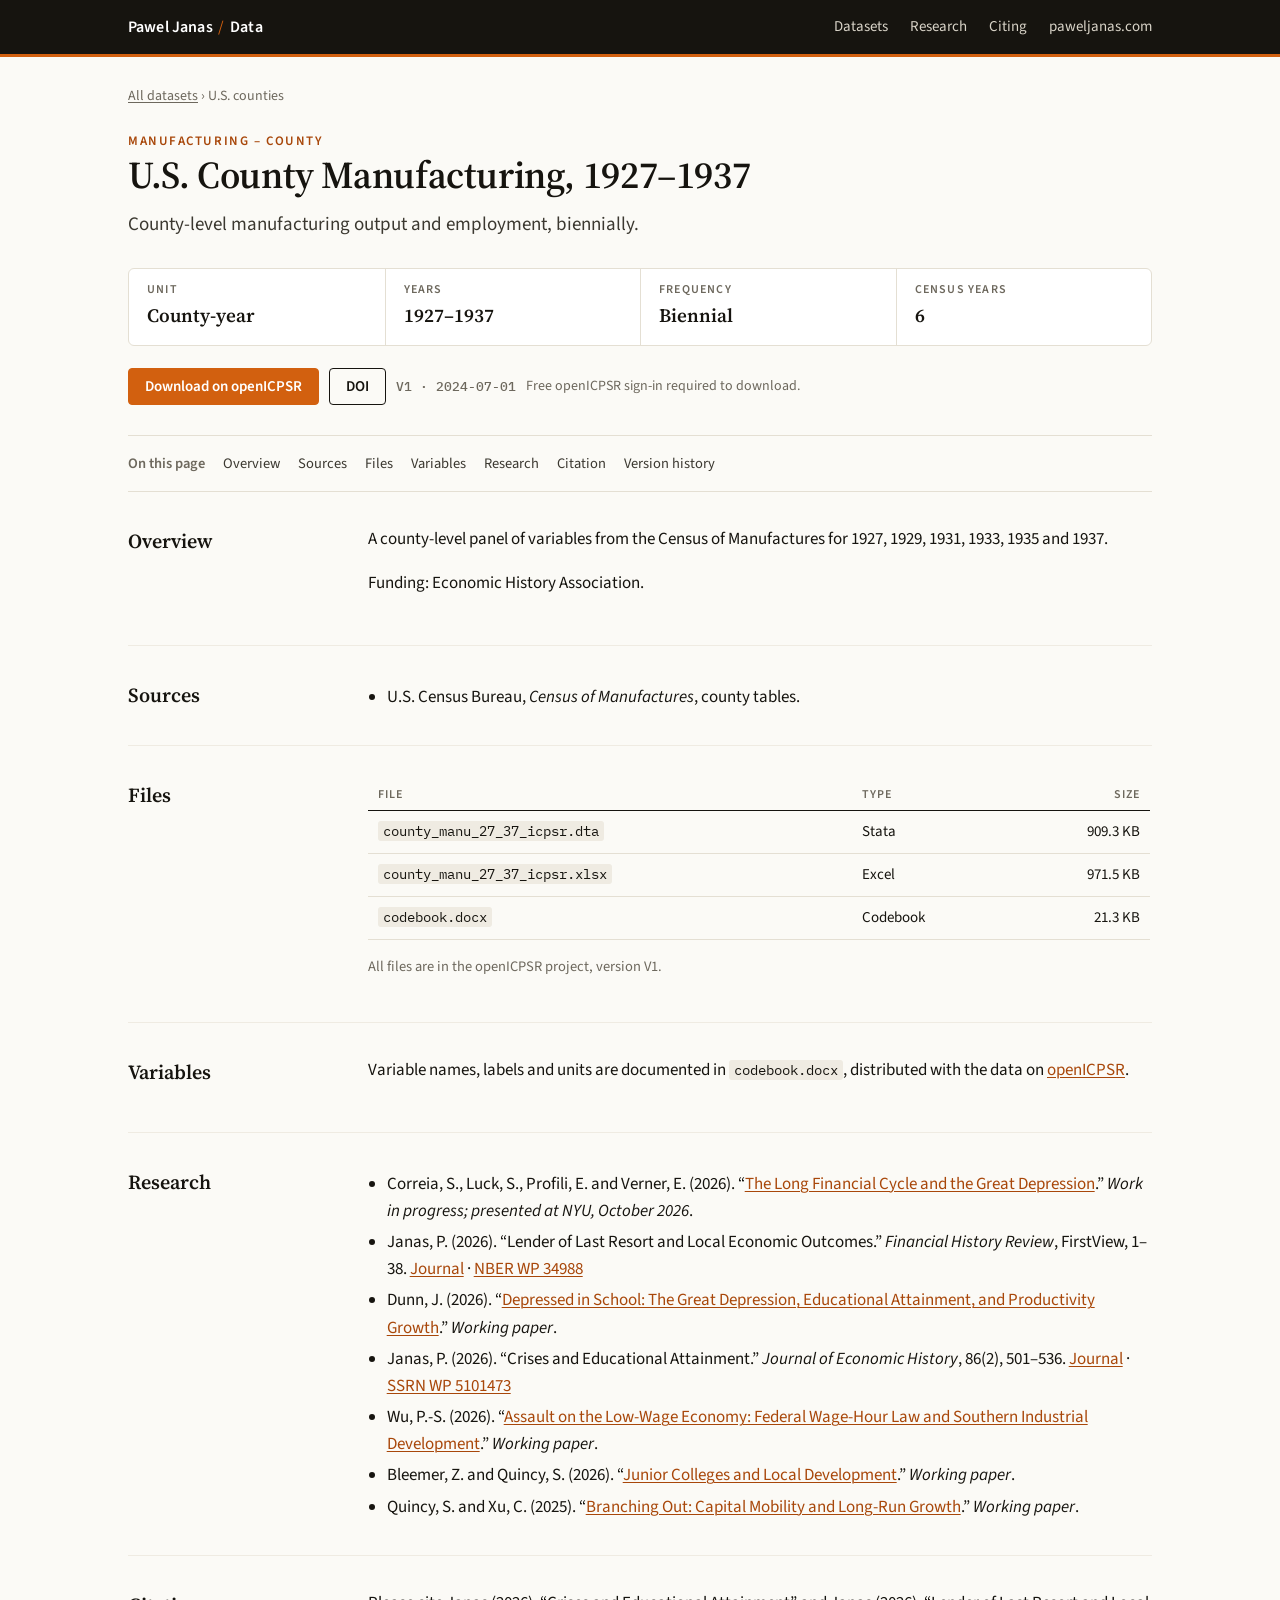
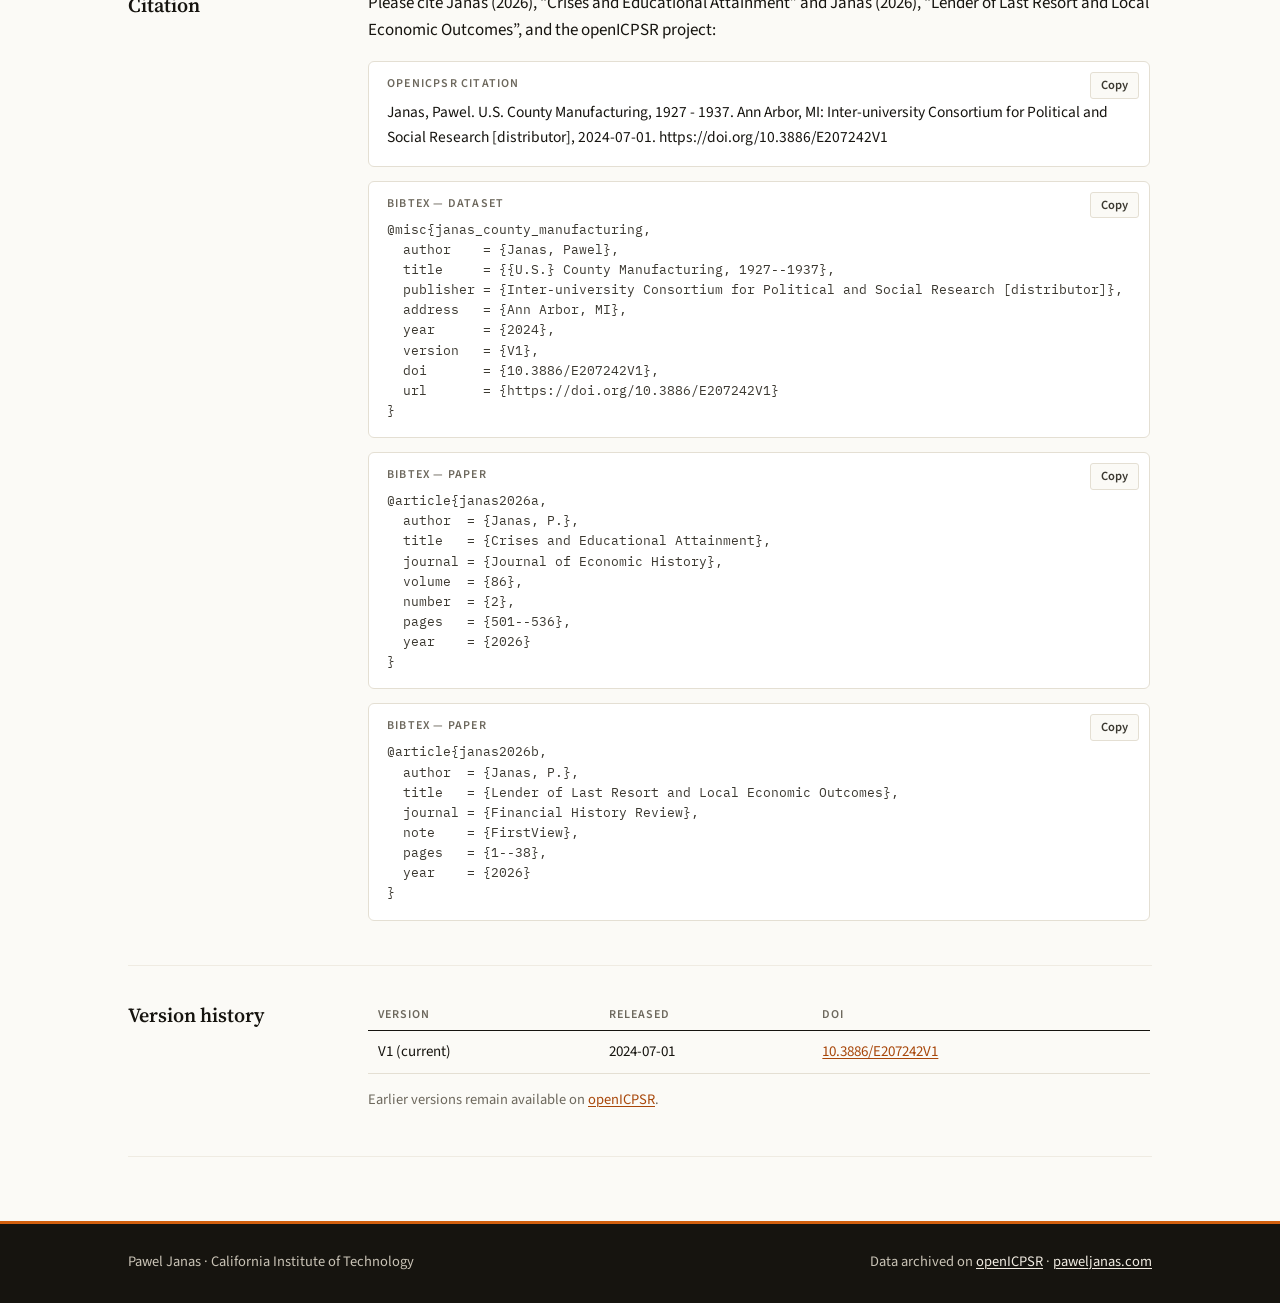
<file: county-manufacturing.html>
<!DOCTYPE html>
<html lang="en">
<head>
<meta charset="utf-8">
<meta name="viewport" content="width=device-width, initial-scale=1">
<title>U.S. County Manufacturing, 1927–1937 — Pawel Janas — Data</title>
<meta name="description" content="County-level manufacturing output and employment, biennially.">
<link rel="preconnect" href="https://fonts.googleapis.com">
<link rel="preconnect" href="https://fonts.gstatic.com" crossorigin>
<link rel="stylesheet" href="https://fonts.googleapis.com/css2?family=IBM+Plex+Mono:wght@400;500&family=Source+Sans+3:wght@400;500;600&family=Source+Serif+4:opsz,wght@8..60,500;8..60,600&display=swap">
<link rel="stylesheet" href="style.css">
<link rel="icon" href="data:image/svg+xml,%3Csvg xmlns='http://www.w3.org/2000/svg' viewBox='0 0 32 32'%3E%3Crect width='32' height='32' rx='4' fill='%2316140f'/%3E%3Crect y='26' width='32' height='6' fill='%23d2600f'/%3E%3Ctext x='16' y='21' font-family='Georgia' font-size='17' font-weight='700' fill='white' text-anchor='middle'%3EPJ%3C/text%3E%3C/svg%3E">
</head>
<body>
<header class="topbar"><div class="wrap">
  <a class="brand" href="index.html">Pawel Janas<span>/</span>Data</a>
  <nav class="topnav">
    <a href="index.html#datasets">Datasets</a>
    <a href="index.html#research">Research</a>
    <a href="index.html#citing">Citing</a>
    <a href="https://paweljanas.com">paweljanas.com</a>
  </nav>
</div></header>

<main><div class="wrap">
  <div class="crumbs"><a href="index.html#datasets">All datasets</a> &rsaquo; U.S. counties</div>
  <div class="ds-head">
    <p class="eyebrow" style="margin:14px 0 0">Manufacturing – County</p>
    <h1>U.S. County Manufacturing, 1927–1937</h1>
    <p class="lead">County-level manufacturing output and employment, biennially.</p>
    <div class="tiles"><div class="tile"><span>Unit</span><b>County-year</b></div><div class="tile"><span>Years</span><b>1927–1937</b></div><div class="tile"><span>Frequency</span><b>Biennial</b></div><div class="tile"><span>Census years</span><b>6</b></div></div>
    <div class="actions">
      <a class="btn primary" href="https://www.openicpsr.org/openicpsr/project/207242/version/V1/view">Download on openICPSR</a>
      <a class="btn" href="https://doi.org/10.3886/E207242V1">DOI</a>
      <span class="version">V1 · 2024-07-01</span>
      <span class="note">Free openICPSR sign-in required to download.</span>
    </div>
  </div>
  <nav class="onpage"><b>On this page</b> <a href="#overview">Overview</a> <a href="#sources">Sources</a> <a href="#files">Files</a> <a href="#variables">Variables</a> <a href="#research">Research</a> <a href="#citation">Citation</a> <a href="#versions">Version history</a></nav>
  <div class="doc"><section id="overview"><h2>Overview</h2><div class="body"><p>A county-level panel of variables from the Census of Manufactures for 1927, 1929, 1931, 1933, 1935 and 1937.</p><p>Funding: Economic History Association.</p></div></section><section id="sources"><h2>Sources</h2><div class="body"><ul><li>U.S. Census Bureau, <em>Census of Manufactures</em>, county tables.</li></ul></div></section><section id="files"><h2>Files</h2><div class="body"><table class="tbl"><thead><tr><th>File</th><th>Type</th><th style="text-align:right">Size</th></tr></thead><tbody><tr><td><code>county_manu_27_37_icpsr.dta</code></td><td>Stata</td><td class="num">909.3 KB</td></tr><tr><td><code>county_manu_27_37_icpsr.xlsx</code></td><td>Excel</td><td class="num">971.5 KB</td></tr><tr><td><code>codebook.docx</code></td><td>Codebook</td><td class="num">21.3 KB</td></tr></tbody></table><p style="font-size:14.5px;color:var(--muted)">All files are in the openICPSR project, version V1.</p></div></section><section id="variables"><h2>Variables</h2><div class="body"><p>Variable names, labels and units are documented in <code>codebook.docx</code>, distributed with the data on <a href="https://www.openicpsr.org/openicpsr/project/207242/version/V1/view">openICPSR</a>.</p></div></section><section id="research"><h2>Research</h2><div class="body"><ul><li>Correia, S., Luck, S., Profili, E. and Verner, E. (2026). “<a href="https://www.emilverner.com/s/pres_20261030_NYU.pdf">The Long Financial Cycle and the Great Depression</a>.” <em>Work in progress; presented at NYU, October 2026</em>.</li><li>Janas, P. (2026). “Lender of Last Resort and Local Economic Outcomes.” <em>Financial History Review</em>, FirstView, 1–38. <a href="https://doi.org/10.1017/S0968565026100195">Journal</a> &middot; <a href="https://www.nber.org/papers/w34988">NBER WP 34988</a></li><li>Dunn, J. (2026). “<a href="https://jasontdunn.com/assets/depressed.pdf">Depressed in School: The Great Depression, Educational Attainment, and Productivity Growth</a>.” <em>Working paper</em>.</li><li>Janas, P. (2026). “Crises and Educational Attainment.” <em>Journal of Economic History</em>, 86(2), 501–536. <a href="https://doi.org/10.1017/S002205072510106X">Journal</a> &middot; <a href="https://papers.ssrn.com/sol3/papers.cfm?abstract_id=5101473">SSRN WP 5101473</a></li><li>Wu, P.-S. (2026). “<a href="https://po-poswu.github.io/papers/paper0/FLSA38_paper.pdf">Assault on the Low-Wage Economy: Federal Wage-Hour Law and Southern Industrial Development</a>.” <em>Working paper</em>.</li><li>Bleemer, Z. and Quincy, S. (2026). “<a href="https://zacharybleemer.com/wp-content/uploads/Working-Papers/BleemerQuincy_JC_Jan2026.pdf">Junior Colleges and Local Development</a>.” <em>Working paper</em>.</li><li>Quincy, S. and Xu, C. (2025). “<a href="https://chenzi-xu.com/docs/QX_Branching.pdf">Branching Out: Capital Mobility and Long-Run Growth</a>.” <em>Working paper</em>.</li></ul></div></section><section id="citation"><h2>Citation</h2><div class="body"><p>Please cite Janas (2026), “Crises and Educational Attainment” and Janas (2026), “Lender of Last Resort and Local Economic Outcomes”, and the openICPSR project:</p><div class="cite"><div class="label">openICPSR citation</div><button class="copy" type="button">Copy</button><p>Janas, Pawel. U.S. County Manufacturing, 1927 - 1937. Ann Arbor, MI: Inter-university Consortium for Political and Social Research [distributor], 2024-07-01. https://doi.org/10.3886/E207242V1</p></div><div class="cite"><div class="label">BibTeX — dataset</div><button class="copy" type="button">Copy</button><pre>@misc{janas_county_manufacturing,
  author    = {Janas, Pawel},
  title     = {{U.S.} County Manufacturing, 1927--1937},
  publisher = {Inter-university Consortium for Political and Social Research [distributor]},
  address   = {Ann Arbor, MI},
  year      = {2024},
  version   = {V1},
  doi       = {10.3886/E207242V1},
  url       = {https://doi.org/10.3886/E207242V1}
}</pre></div><div class="cite"><div class="label">BibTeX — paper</div><button class="copy" type="button">Copy</button><pre>@article{janas2026a,
  author  = {Janas, P.},
  title   = {Crises and Educational Attainment},
  journal = {Journal of Economic History},
  volume  = {86},
  number  = {2},
  pages   = {501--536},
  year    = {2026}
}</pre></div><div class="cite"><div class="label">BibTeX — paper</div><button class="copy" type="button">Copy</button><pre>@article{janas2026b,
  author  = {Janas, P.},
  title   = {Lender of Last Resort and Local Economic Outcomes},
  journal = {Financial History Review},
  note    = {FirstView},
  pages   = {1--38},
  year    = {2026}
}</pre></div></div></section><section id="versions"><h2>Version history</h2><div class="body"><table class="tbl"><thead><tr><th>Version</th><th>Released</th><th>DOI</th></tr></thead><tbody><tr><td>V1 (current)</td><td>2024-07-01</td><td><a href="https://doi.org/10.3886/E207242V1">10.3886/E207242V1</a></td></tr></tbody></table><p style="font-size:14.5px;color:var(--muted)">Earlier versions remain available on <a href="https://www.openicpsr.org/openicpsr/project/207242/version/V1/view">openICPSR</a>.</p></div></section></div>
</div></main>
<footer><div class="wrap">
  <div>Pawel Janas &middot; California Institute of Technology</div>
  <div>Data archived on <a href="https://www.openicpsr.org/">openICPSR</a> &middot; <a href="https://paweljanas.com">paweljanas.com</a></div>
</div></footer>
<script src="site.js"></script>
</body>
</html>
</file>
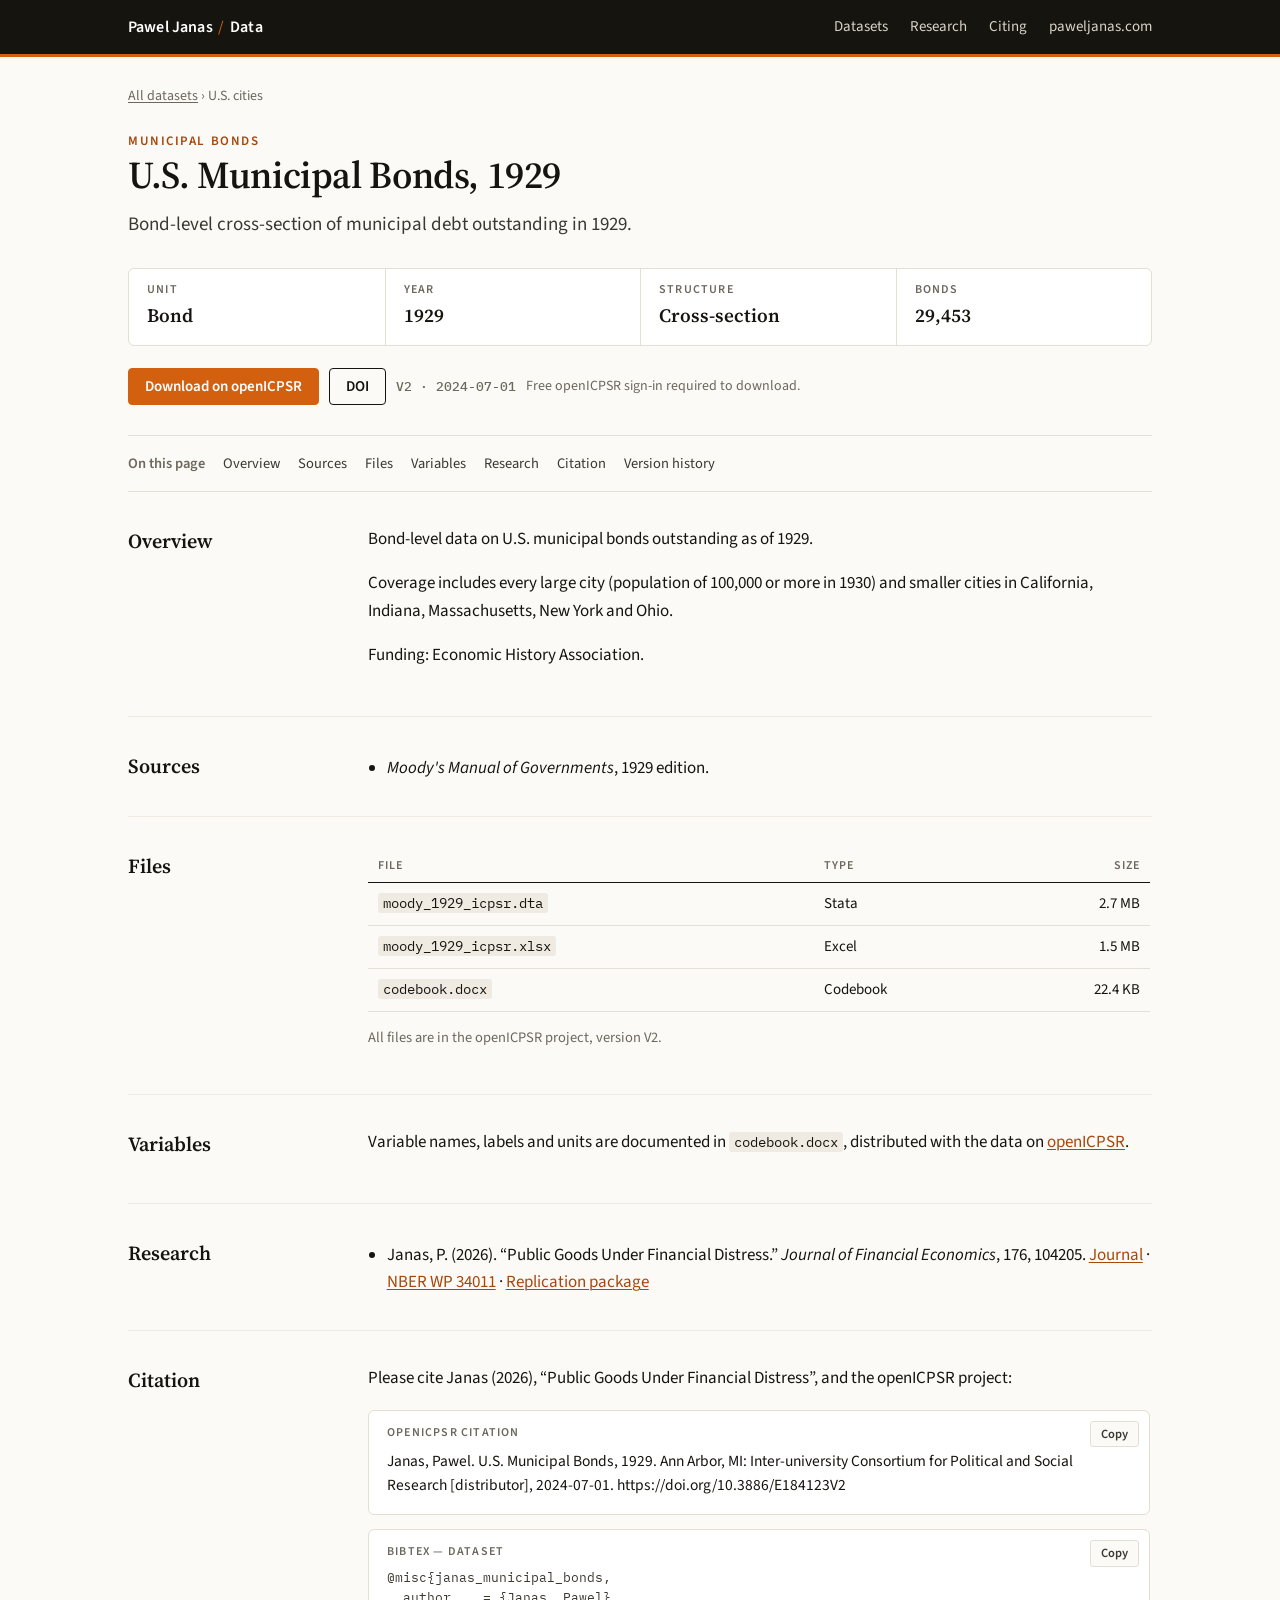
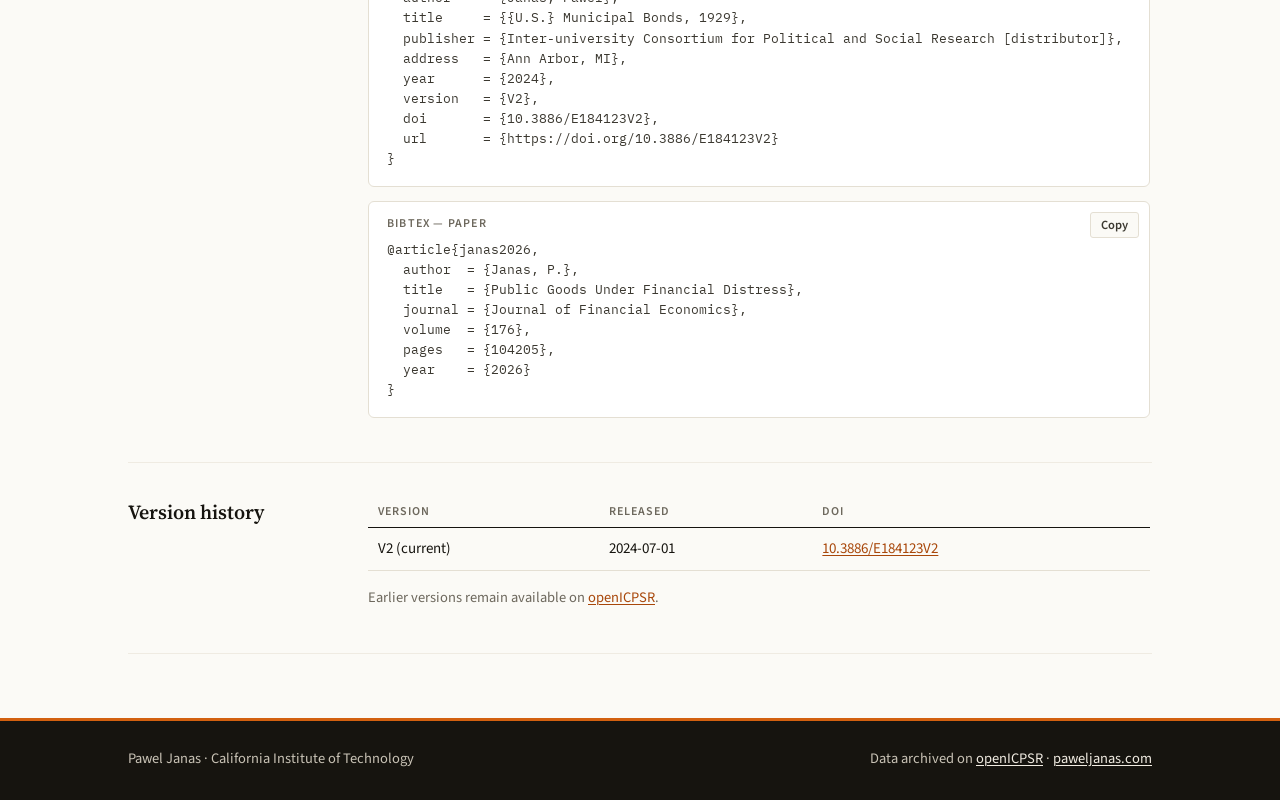
<file: municipal-bonds.html>
<!DOCTYPE html>
<html lang="en">
<head>
<meta charset="utf-8">
<meta name="viewport" content="width=device-width, initial-scale=1">
<title>U.S. Municipal Bonds, 1929 — Pawel Janas — Data</title>
<meta name="description" content="Bond-level cross-section of municipal debt outstanding in 1929.">
<link rel="preconnect" href="https://fonts.googleapis.com">
<link rel="preconnect" href="https://fonts.gstatic.com" crossorigin>
<link rel="stylesheet" href="https://fonts.googleapis.com/css2?family=IBM+Plex+Mono:wght@400;500&family=Source+Sans+3:wght@400;500;600&family=Source+Serif+4:opsz,wght@8..60,500;8..60,600&display=swap">
<link rel="stylesheet" href="style.css">
<link rel="icon" href="data:image/svg+xml,%3Csvg xmlns='http://www.w3.org/2000/svg' viewBox='0 0 32 32'%3E%3Crect width='32' height='32' rx='4' fill='%2316140f'/%3E%3Crect y='26' width='32' height='6' fill='%23d2600f'/%3E%3Ctext x='16' y='21' font-family='Georgia' font-size='17' font-weight='700' fill='white' text-anchor='middle'%3EPJ%3C/text%3E%3C/svg%3E">
</head>
<body>
<header class="topbar"><div class="wrap">
  <a class="brand" href="index.html">Pawel Janas<span>/</span>Data</a>
  <nav class="topnav">
    <a href="index.html#datasets">Datasets</a>
    <a href="index.html#research">Research</a>
    <a href="index.html#citing">Citing</a>
    <a href="https://paweljanas.com">paweljanas.com</a>
  </nav>
</div></header>

<main><div class="wrap">
  <div class="crumbs"><a href="index.html#datasets">All datasets</a> &rsaquo; U.S. cities</div>
  <div class="ds-head">
    <p class="eyebrow" style="margin:14px 0 0">Municipal Bonds</p>
    <h1>U.S. Municipal Bonds, 1929</h1>
    <p class="lead">Bond-level cross-section of municipal debt outstanding in 1929.</p>
    <div class="tiles"><div class="tile"><span>Unit</span><b>Bond</b></div><div class="tile"><span>Year</span><b>1929</b></div><div class="tile"><span>Structure</span><b>Cross-section</b></div><div class="tile"><span>Bonds</span><b>29,453</b></div></div>
    <div class="actions">
      <a class="btn primary" href="https://www.openicpsr.org/openicpsr/project/184123/version/V2/view">Download on openICPSR</a>
      <a class="btn" href="https://doi.org/10.3886/E184123V2">DOI</a>
      <span class="version">V2 · 2024-07-01</span>
      <span class="note">Free openICPSR sign-in required to download.</span>
    </div>
  </div>
  <nav class="onpage"><b>On this page</b> <a href="#overview">Overview</a> <a href="#sources">Sources</a> <a href="#files">Files</a> <a href="#variables">Variables</a> <a href="#research">Research</a> <a href="#citation">Citation</a> <a href="#versions">Version history</a></nav>
  <div class="doc"><section id="overview"><h2>Overview</h2><div class="body"><p>Bond-level data on U.S. municipal bonds outstanding as of 1929.</p><p>Coverage includes every large city (population of 100,000 or more in 1930) and smaller cities in California, Indiana, Massachusetts, New York and Ohio.</p><p>Funding: Economic History Association.</p></div></section><section id="sources"><h2>Sources</h2><div class="body"><ul><li><em>Moody's Manual of Governments</em>, 1929 edition.</li></ul></div></section><section id="files"><h2>Files</h2><div class="body"><table class="tbl"><thead><tr><th>File</th><th>Type</th><th style="text-align:right">Size</th></tr></thead><tbody><tr><td><code>moody_1929_icpsr.dta</code></td><td>Stata</td><td class="num">2.7 MB</td></tr><tr><td><code>moody_1929_icpsr.xlsx</code></td><td>Excel</td><td class="num">1.5 MB</td></tr><tr><td><code>codebook.docx</code></td><td>Codebook</td><td class="num">22.4 KB</td></tr></tbody></table><p style="font-size:14.5px;color:var(--muted)">All files are in the openICPSR project, version V2.</p></div></section><section id="variables"><h2>Variables</h2><div class="body"><p>Variable names, labels and units are documented in <code>codebook.docx</code>, distributed with the data on <a href="https://www.openicpsr.org/openicpsr/project/184123/version/V2/view">openICPSR</a>.</p></div></section><section id="research"><h2>Research</h2><div class="body"><ul><li>Janas, P. (2026). “Public Goods Under Financial Distress.” <em>Journal of Financial Economics</em>, 176, 104205. <a href="https://doi.org/10.1016/j.jfineco.2025.104205">Journal</a> &middot; <a href="https://www.nber.org/papers/w34011">NBER WP 34011</a> &middot; <a href="https://www.openicpsr.org/openicpsr/project/238470">Replication package</a></li></ul></div></section><section id="citation"><h2>Citation</h2><div class="body"><p>Please cite Janas (2026), “Public Goods Under Financial Distress”, and the openICPSR project:</p><div class="cite"><div class="label">openICPSR citation</div><button class="copy" type="button">Copy</button><p>Janas, Pawel. U.S. Municipal Bonds, 1929. Ann Arbor, MI: Inter-university Consortium for Political and Social Research [distributor], 2024-07-01. https://doi.org/10.3886/E184123V2</p></div><div class="cite"><div class="label">BibTeX — dataset</div><button class="copy" type="button">Copy</button><pre>@misc{janas_municipal_bonds,
  author    = {Janas, Pawel},
  title     = {{U.S.} Municipal Bonds, 1929},
  publisher = {Inter-university Consortium for Political and Social Research [distributor]},
  address   = {Ann Arbor, MI},
  year      = {2024},
  version   = {V2},
  doi       = {10.3886/E184123V2},
  url       = {https://doi.org/10.3886/E184123V2}
}</pre></div><div class="cite"><div class="label">BibTeX — paper</div><button class="copy" type="button">Copy</button><pre>@article{janas2026,
  author  = {Janas, P.},
  title   = {Public Goods Under Financial Distress},
  journal = {Journal of Financial Economics},
  volume  = {176},
  pages   = {104205},
  year    = {2026}
}</pre></div></div></section><section id="versions"><h2>Version history</h2><div class="body"><table class="tbl"><thead><tr><th>Version</th><th>Released</th><th>DOI</th></tr></thead><tbody><tr><td>V2 (current)</td><td>2024-07-01</td><td><a href="https://doi.org/10.3886/E184123V2">10.3886/E184123V2</a></td></tr></tbody></table><p style="font-size:14.5px;color:var(--muted)">Earlier versions remain available on <a href="https://www.openicpsr.org/openicpsr/project/184123/version/V2/view">openICPSR</a>.</p></div></section></div>
</div></main>
<footer><div class="wrap">
  <div>Pawel Janas &middot; California Institute of Technology</div>
  <div>Data archived on <a href="https://www.openicpsr.org/">openICPSR</a> &middot; <a href="https://paweljanas.com">paweljanas.com</a></div>
</div></footer>
<script src="site.js"></script>
</body>
</html>
</file>
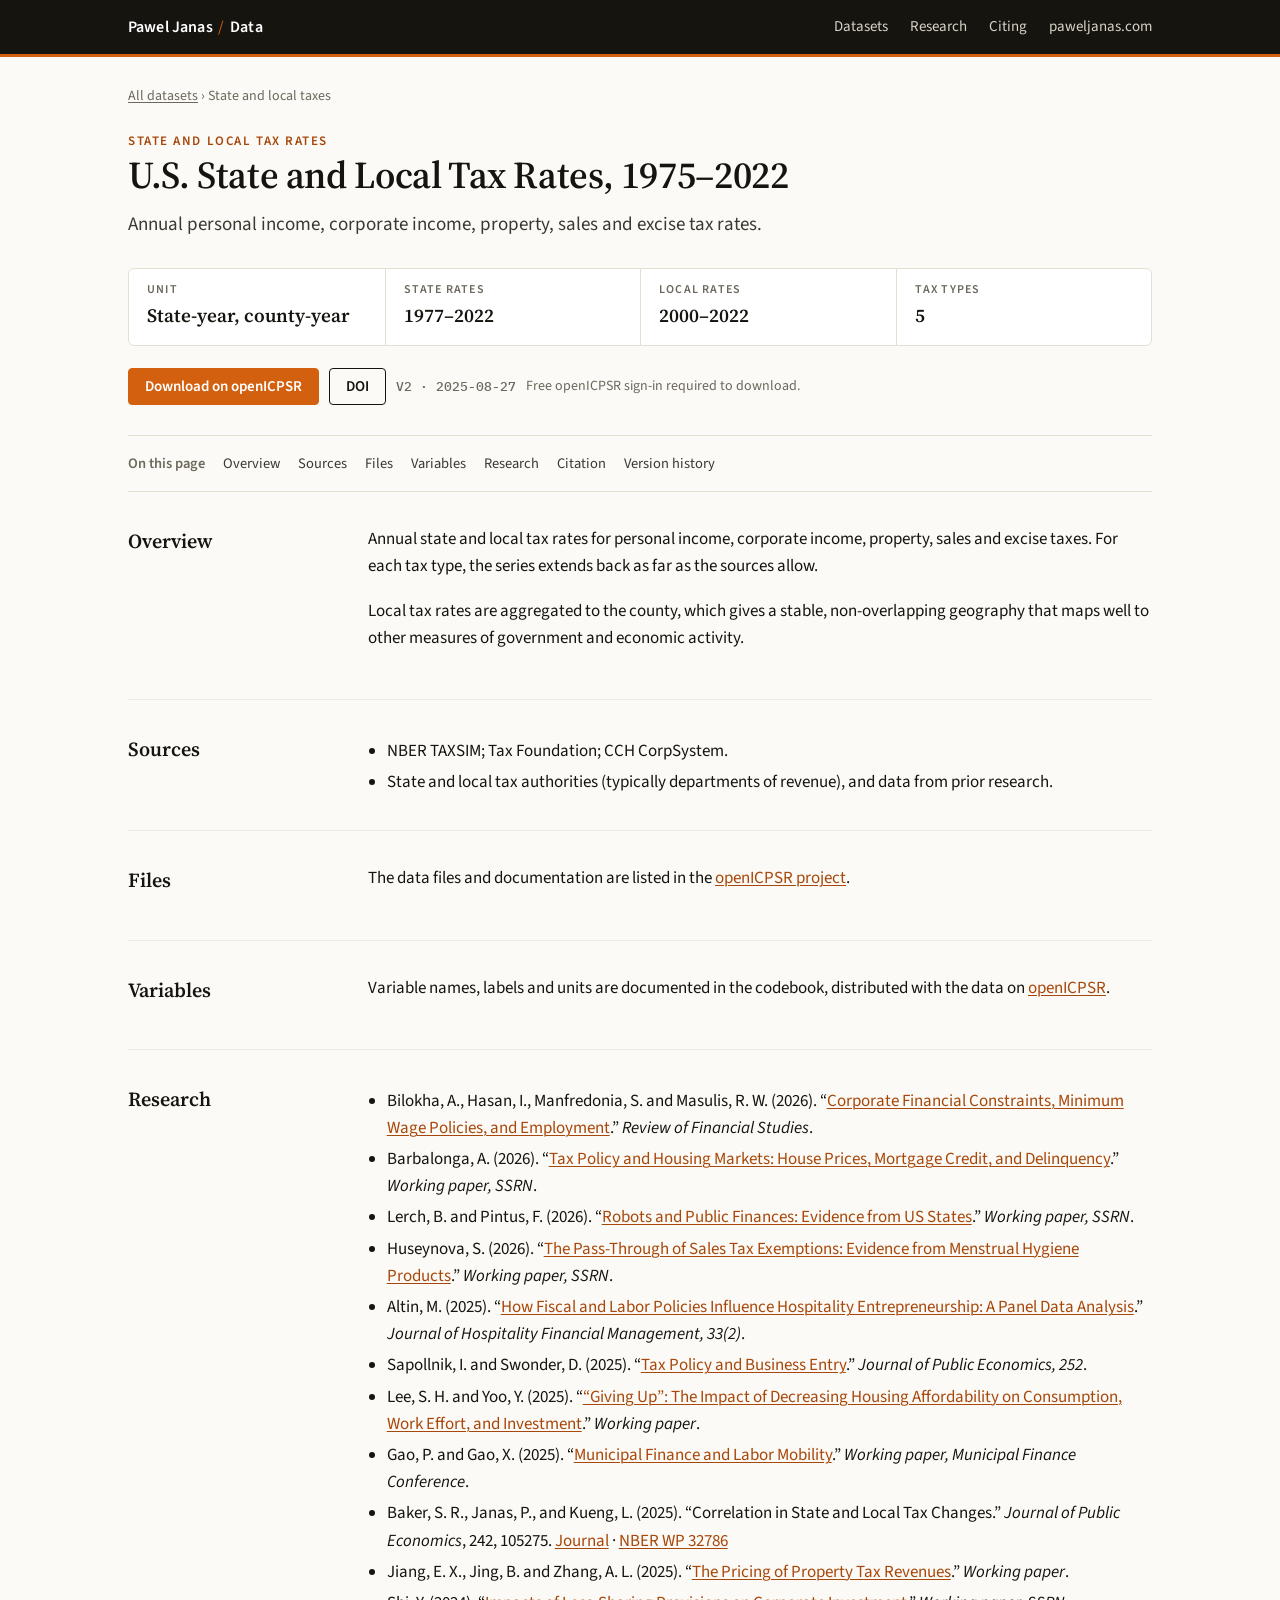
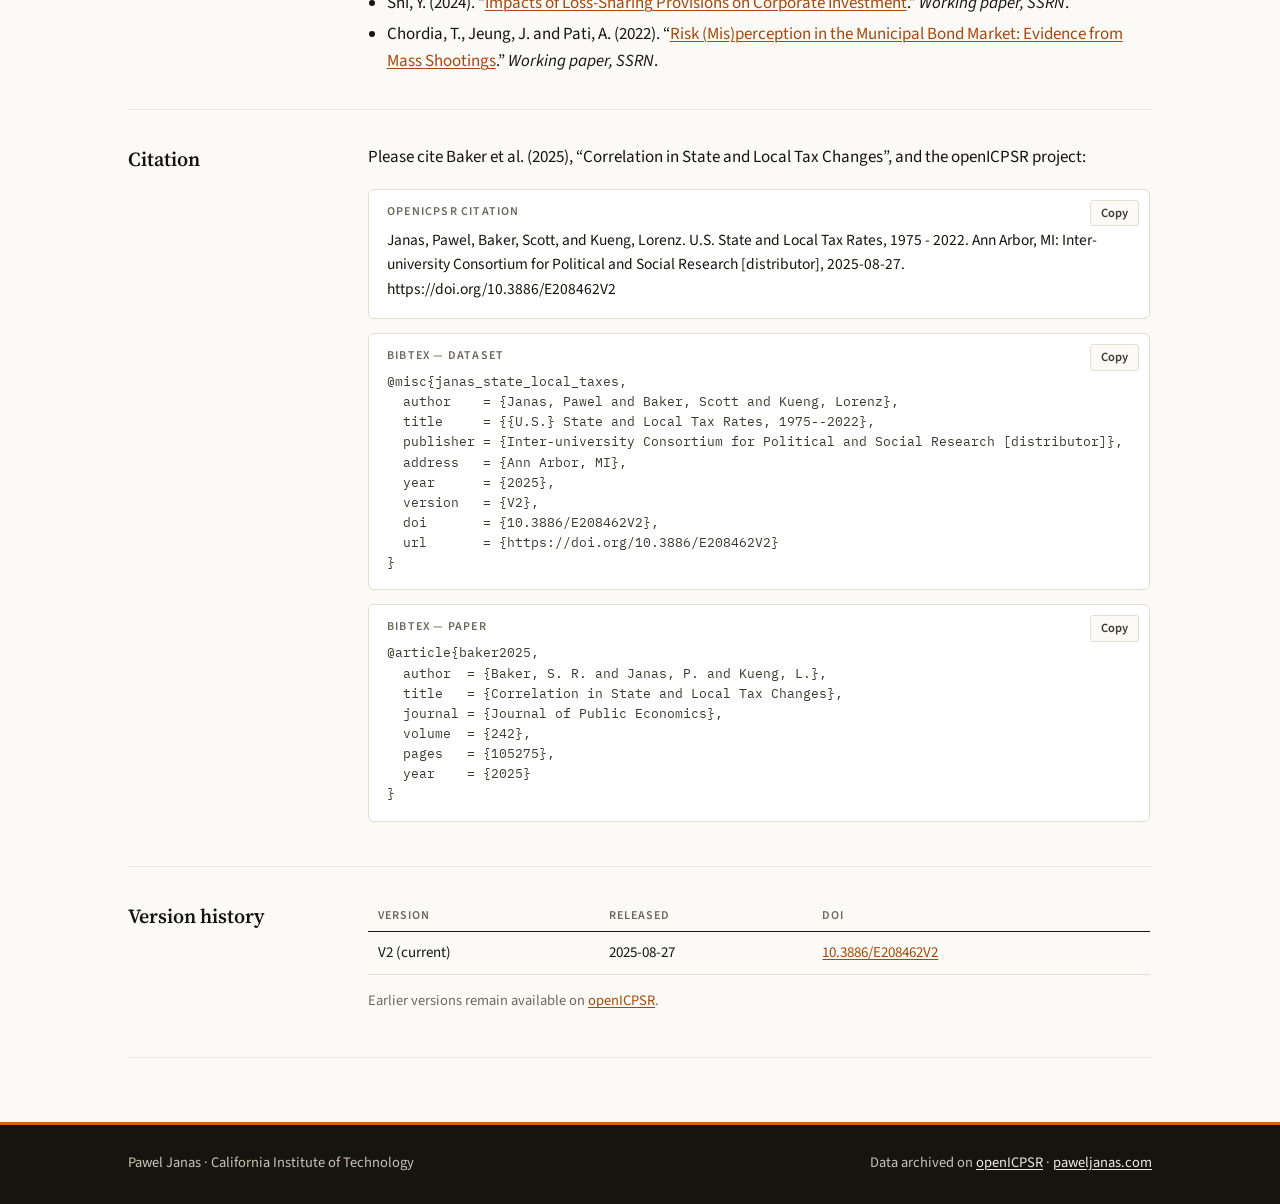
<file: state-local-taxes.html>
<!DOCTYPE html>
<html lang="en">
<head>
<meta charset="utf-8">
<meta name="viewport" content="width=device-width, initial-scale=1">
<title>U.S. State and Local Tax Rates, 1975–2022 — Pawel Janas — Data</title>
<meta name="description" content="Annual personal income, corporate income, property, sales and excise tax rates.">
<link rel="preconnect" href="https://fonts.googleapis.com">
<link rel="preconnect" href="https://fonts.gstatic.com" crossorigin>
<link rel="stylesheet" href="https://fonts.googleapis.com/css2?family=IBM+Plex+Mono:wght@400;500&family=Source+Sans+3:wght@400;500;600&family=Source+Serif+4:opsz,wght@8..60,500;8..60,600&display=swap">
<link rel="stylesheet" href="style.css">
<link rel="icon" href="data:image/svg+xml,%3Csvg xmlns='http://www.w3.org/2000/svg' viewBox='0 0 32 32'%3E%3Crect width='32' height='32' rx='4' fill='%2316140f'/%3E%3Crect y='26' width='32' height='6' fill='%23d2600f'/%3E%3Ctext x='16' y='21' font-family='Georgia' font-size='17' font-weight='700' fill='white' text-anchor='middle'%3EPJ%3C/text%3E%3C/svg%3E">
</head>
<body>
<header class="topbar"><div class="wrap">
  <a class="brand" href="index.html">Pawel Janas<span>/</span>Data</a>
  <nav class="topnav">
    <a href="index.html#datasets">Datasets</a>
    <a href="index.html#research">Research</a>
    <a href="index.html#citing">Citing</a>
    <a href="https://paweljanas.com">paweljanas.com</a>
  </nav>
</div></header>

<main><div class="wrap">
  <div class="crumbs"><a href="index.html#datasets">All datasets</a> &rsaquo; State and local taxes</div>
  <div class="ds-head">
    <p class="eyebrow" style="margin:14px 0 0">State and Local Tax Rates</p>
    <h1>U.S. State and Local Tax Rates, 1975–2022</h1>
    <p class="lead">Annual personal income, corporate income, property, sales and excise tax rates.</p>
    <div class="tiles"><div class="tile"><span>Unit</span><b>State-year, county-year</b></div><div class="tile"><span>State rates</span><b>1977–2022</b></div><div class="tile"><span>Local rates</span><b>2000–2022</b></div><div class="tile"><span>Tax types</span><b>5</b></div></div>
    <div class="actions">
      <a class="btn primary" href="https://www.openicpsr.org/openicpsr/project/208462/version/V2/view">Download on openICPSR</a>
      <a class="btn" href="https://doi.org/10.3886/E208462V2">DOI</a>
      <span class="version">V2 · 2025-08-27</span>
      <span class="note">Free openICPSR sign-in required to download.</span>
    </div>
  </div>
  <nav class="onpage"><b>On this page</b> <a href="#overview">Overview</a> <a href="#sources">Sources</a> <a href="#files">Files</a> <a href="#variables">Variables</a> <a href="#research">Research</a> <a href="#citation">Citation</a> <a href="#versions">Version history</a></nav>
  <div class="doc"><section id="overview"><h2>Overview</h2><div class="body"><p>Annual state and local tax rates for personal income, corporate income, property, sales and excise taxes. For each tax type, the series extends back as far as the sources allow.</p><p>Local tax rates are aggregated to the county, which gives a stable, non-overlapping geography that maps well to other measures of government and economic activity.</p></div></section><section id="sources"><h2>Sources</h2><div class="body"><ul><li>NBER TAXSIM; Tax Foundation; CCH CorpSystem.</li><li>State and local tax authorities (typically departments of revenue), and data from prior research.</li></ul></div></section><section id="files"><h2>Files</h2><div class="body"><p>The data files and documentation are listed in the <a href="https://www.openicpsr.org/openicpsr/project/208462/version/V2/view">openICPSR project</a>.</p></div></section><section id="variables"><h2>Variables</h2><div class="body"><p>Variable names, labels and units are documented in the codebook, distributed with the data on <a href="https://www.openicpsr.org/openicpsr/project/208462/version/V2/view">openICPSR</a>.</p></div></section><section id="research"><h2>Research</h2><div class="body"><ul><li>Bilokha, A., Hasan, I., Manfredonia, S. and Masulis, R. W. (2026). “<a href="https://doi.org/10.1093/rfs/hhag075">Corporate Financial Constraints, Minimum Wage Policies, and Employment</a>.” <em>Review of Financial Studies</em>.</li><li>Barbalonga, A. (2026). “<a href="https://papers.ssrn.com/sol3/papers.cfm?abstract_id=6468781">Tax Policy and Housing Markets: House Prices, Mortgage Credit, and Delinquency</a>.” <em>Working paper, SSRN</em>.</li><li>Lerch, B. and Pintus, F. (2026). “<a href="https://papers.ssrn.com/sol3/papers.cfm?abstract_id=6392178">Robots and Public Finances: Evidence from US States</a>.” <em>Working paper, SSRN</em>.</li><li>Huseynova, S. (2026). “<a href="https://papers.ssrn.com/sol3/papers.cfm?abstract_id=7324238">The Pass-Through of Sales Tax Exemptions: Evidence from Menstrual Hygiene Products</a>.” <em>Working paper, SSRN</em>.</li><li>Altin, M. (2025). “<a href="https://stars.library.ucf.edu/jhfm/vol33/iss2/5/">How Fiscal and Labor Policies Influence Hospitality Entrepreneurship: A Panel Data Analysis</a>.” <em>Journal of Hospitality Financial Management, 33(2)</em>.</li><li>Sapollnik, I. and Swonder, D. (2025). “<a href="https://doi.org/10.1016/j.jpubeco.2025.105537">Tax Policy and Business Entry</a>.” <em>Journal of Public Economics, 252</em>.</li><li>Lee, S. H. and Yoo, Y. (2025). “<a href="https://www.terminaleconomics.com/wp-content/uploads/2025/11/ssrn-5770722.pdf">“Giving Up”: The Impact of Decreasing Housing Affordability on Consumption, Work Effort, and Investment</a>.” <em>Working paper</em>.</li><li>Gao, P. and Gao, X. (2025). “<a href="https://www.brookings.edu/wp-content/uploads/2025/05/municipal-finance-and-labor-mobility-7.16.pdf">Municipal Finance and Labor Mobility</a>.” <em>Working paper, Municipal Finance Conference</em>.</li><li>Baker, S. R., Janas, P., and Kueng, L. (2025). “Correlation in State and Local Tax Changes.” <em>Journal of Public Economics</em>, 242, 105275. <a href="https://doi.org/10.1016/j.jpubeco.2024.105275">Journal</a> &middot; <a href="https://www.nber.org/papers/w32786">NBER WP 32786</a></li><li>Jiang, E. X., Jing, B. and Zhang, A. L. (2025). “<a href="https://doi.org/10.2139/ssrn.4782074">The Pricing of Property Tax Revenues</a>.” <em>Working paper</em>.</li><li>Shi, Y. (2024). “<a href="https://papers.ssrn.com/sol3/papers.cfm?abstract_id=4958501">Impacts of Loss-Sharing Provisions on Corporate Investment</a>.” <em>Working paper, SSRN</em>.</li><li>Chordia, T., Jeung, J. and Pati, A. (2022). “<a href="https://papers.ssrn.com/sol3/papers.cfm?abstract_id=4269600">Risk (Mis)perception in the Municipal Bond Market: Evidence from Mass Shootings</a>.” <em>Working paper, SSRN</em>.</li></ul></div></section><section id="citation"><h2>Citation</h2><div class="body"><p>Please cite Baker et al. (2025), “Correlation in State and Local Tax Changes”, and the openICPSR project:</p><div class="cite"><div class="label">openICPSR citation</div><button class="copy" type="button">Copy</button><p>Janas, Pawel, Baker, Scott, and Kueng, Lorenz. U.S. State and Local Tax Rates, 1975 - 2022. Ann Arbor, MI: Inter-university Consortium for Political and Social Research [distributor], 2025-08-27. https://doi.org/10.3886/E208462V2</p></div><div class="cite"><div class="label">BibTeX — dataset</div><button class="copy" type="button">Copy</button><pre>@misc{janas_state_local_taxes,
  author    = {Janas, Pawel and Baker, Scott and Kueng, Lorenz},
  title     = {{U.S.} State and Local Tax Rates, 1975--2022},
  publisher = {Inter-university Consortium for Political and Social Research [distributor]},
  address   = {Ann Arbor, MI},
  year      = {2025},
  version   = {V2},
  doi       = {10.3886/E208462V2},
  url       = {https://doi.org/10.3886/E208462V2}
}</pre></div><div class="cite"><div class="label">BibTeX — paper</div><button class="copy" type="button">Copy</button><pre>@article{baker2025,
  author  = {Baker, S. R. and Janas, P. and Kueng, L.},
  title   = {Correlation in State and Local Tax Changes},
  journal = {Journal of Public Economics},
  volume  = {242},
  pages   = {105275},
  year    = {2025}
}</pre></div></div></section><section id="versions"><h2>Version history</h2><div class="body"><table class="tbl"><thead><tr><th>Version</th><th>Released</th><th>DOI</th></tr></thead><tbody><tr><td>V2 (current)</td><td>2025-08-27</td><td><a href="https://doi.org/10.3886/E208462V2">10.3886/E208462V2</a></td></tr></tbody></table><p style="font-size:14.5px;color:var(--muted)">Earlier versions remain available on <a href="https://www.openicpsr.org/openicpsr/project/208462/version/V2/view">openICPSR</a>.</p></div></section></div>
</div></main>
<footer><div class="wrap">
  <div>Pawel Janas &middot; California Institute of Technology</div>
  <div>Data archived on <a href="https://www.openicpsr.org/">openICPSR</a> &middot; <a href="https://paweljanas.com">paweljanas.com</a></div>
</div></footer>
<script src="site.js"></script>
</body>
</html>
</file>
<file: style.css>
/* data.paweljanas.com — shared stylesheet */
:root {
  --ink: #16140f;
  --ink-2: #3b3830;
  --muted: #6d685d;
  --paper: #fbfaf6;
  --card: #ffffff;
  --rule: #e4dfd3;
  --rule-2: #efebe2;
  --accent: #d2600f;       /* orange, after the slide template */
  --accent-ink: #a8470a;
  --accent-wash: #fbeee2;
  --serif: "Source Serif 4", Georgia, "Times New Roman", serif;
  --sans: "Source Sans 3", -apple-system, "Segoe UI", Helvetica, Arial, sans-serif;
  --mono: "IBM Plex Mono", ui-monospace, Menlo, Consolas, monospace;
  --wrap: 1080px;
}

* { box-sizing: border-box; }
html { scroll-behavior: smooth; scroll-padding-top: 72px; }
body {
  margin: 0;
  background: var(--paper);
  color: var(--ink);
  font: 17px/1.6 var(--sans);
  -webkit-font-smoothing: antialiased;
}
a { color: var(--accent-ink); text-decoration-thickness: 1px; text-underline-offset: 2px; }
a:hover { color: var(--accent); }
.wrap { max-width: var(--wrap); margin: 0 auto; padding: 0 28px; }

/* ---------- top bar ---------- */
.topbar {
  position: sticky; top: 0; z-index: 10;
  background: var(--ink); color: #f4f1ea;
  border-bottom: 3px solid var(--accent);
}
.topbar .wrap { display: flex; align-items: center; justify-content: space-between; height: 54px; gap: 20px; }
.brand { color: #fff; text-decoration: none; font: 600 16px/1 var(--sans); letter-spacing: .01em; white-space: nowrap; }
.brand span { color: var(--accent); font-weight: 400; margin: 0 .35em; }
.brand:hover { color: #fff; }
.topnav { display: flex; gap: 22px; font-size: 15px; overflow-x: auto; }
.topnav a { color: #d9d4c8; text-decoration: none; white-space: nowrap; }
.topnav a:hover { color: #fff; }

/* ---------- hero ---------- */
.hero { padding: 64px 0 40px; border-bottom: 1px solid var(--rule); }
.eyebrow { font: 600 13px/1 var(--sans); letter-spacing: .12em; text-transform: uppercase; color: var(--accent-ink); margin: 0 0 14px; }
.hero h1 { font: 600 44px/1.12 var(--serif); margin: 0 0 18px; max-width: 18em; letter-spacing: -.01em; }
.hero p.lead { font-size: 19px; color: var(--ink-2); max-width: 44em; margin: 0; }
.hero .byline { margin-top: 18px; color: var(--muted); font-size: 15px; }

.figures { display: grid; grid-template-columns: repeat(4, minmax(0, 1fr)); gap: 0; margin-top: 36px; border-top: 1px solid var(--rule); }
.figure { padding: 18px 18px 4px 0; }
.figure + .figure { padding-left: 18px; border-left: 1px solid var(--rule); }
.figure b { display: block; font: 600 28px/1.1 var(--serif); }
.figure span { color: var(--muted); font-size: 14px; }

/* ---------- sections ---------- */
section.block { padding: 52px 0 8px; }
h2.section { font: 600 28px/1.2 var(--serif); margin: 0 0 6px; }
.section-sub { color: var(--muted); margin: 0 0 26px; }
h3.group { font: 600 13px/1 var(--sans); letter-spacing: .12em; text-transform: uppercase; color: var(--muted);
  margin: 34px 0 14px; padding-bottom: 10px; border-bottom: 1px solid var(--rule); display: flex; justify-content: space-between; gap: 16px; }
h3.group em { font: 400 15px/1.3 var(--sans); letter-spacing: 0; text-transform: none; font-style: normal; }

/* ---------- dataset cards ---------- */
.cards { display: grid; grid-template-columns: repeat(auto-fill, minmax(300px, 1fr)); gap: 16px; }
.card {
  display: flex; flex-direction: column; gap: 8px;
  background: var(--card); border: 1px solid var(--rule); border-radius: 6px;
  padding: 20px 20px 18px; text-decoration: none; color: var(--ink);
  transition: border-color .15s, box-shadow .15s, transform .15s;
  position: relative;
}
.card::before { content: ""; position: absolute; left: 0; top: 0; bottom: 0; width: 3px; border-radius: 6px 0 0 6px; background: transparent; transition: background .15s; }
.card:hover { border-color: #d8d1c1; box-shadow: 0 6px 18px rgba(30,25,10,.06); transform: translateY(-1px); color: var(--ink); }
.card:hover::before { background: var(--accent); }
.card h4 { font: 600 19px/1.25 var(--serif); margin: 0; }
.card p { margin: 0; color: var(--ink-2); font-size: 15.5px; line-height: 1.5; }
.card .meta { margin-top: auto; padding-top: 10px; display: flex; flex-wrap: wrap; gap: 6px; }
.chip { font: 500 12.5px/1 var(--sans); padding: 5px 8px; border-radius: 3px; background: var(--rule-2); color: var(--ink-2); white-space: nowrap; }
.chip.accent { background: var(--accent-wash); color: var(--accent-ink); }
.chip.soon { background: #ece9e3; color: var(--muted); }
.card.soon { background: transparent; border-style: dashed; }

/* ---------- research list ---------- */
.refs { list-style: none; padding: 0; margin: 0; }
.refs li { padding: 16px 0; border-bottom: 1px solid var(--rule); display: grid; grid-template-columns: 64px 1fr; gap: 16px; }
.refs .yr { font: 600 15px/1.6 var(--serif); color: var(--muted); }
.refs .t { font: 600 18px/1.35 var(--serif); }
.refs .j { color: var(--ink-2); font-size: 15.5px; }
.refs .links { margin-top: 4px; font-size: 14.5px; display: flex; gap: 14px; flex-wrap: wrap; }
.refs .uses { margin-top: 6px; font-size: 14px; color: var(--muted); }
.refs a.plain { color: var(--ink); text-decoration: none; }
.refs a.plain:hover { color: var(--accent-ink); text-decoration: underline; }
.refs + h3.group { margin-top: 40px; }

/* ---------- submit a citation ---------- */
.submit-cite { margin-top: 26px; border: 1px solid var(--rule); border-radius: 6px; background: var(--card); padding: 20px 22px; }
.submit-head { display: flex; align-items: center; justify-content: space-between; gap: 20px; flex-wrap: wrap; }
.submit-head h3 { font: 600 19px/1.3 var(--serif); margin: 0 0 2px; }
.submit-head p { margin: 0; color: var(--muted); font-size: 15.5px; }
.cite-form { margin-top: 20px; padding-top: 18px; border-top: 1px solid var(--rule); display: grid; gap: 14px; }
.cite-form[hidden] { display: none; }
.cite-form label { display: grid; gap: 5px; font: 600 13px/1.2 var(--sans); color: var(--ink-2); }
.cite-form input:not([type=checkbox]) { font: 15.5px var(--sans); padding: 9px 11px; border: 1px solid var(--rule); border-radius: 4px; background: #fff; color: var(--ink); }
.cite-form input:focus { outline: 2px solid var(--accent-wash); border-color: var(--accent); }
.cite-form .row2 { display: grid; grid-template-columns: 1fr 1fr; gap: 14px; }
.cite-form fieldset { border: 0; padding: 0; margin: 0; }
.cite-form legend { font: 600 13px/1.2 var(--sans); color: var(--ink-2); margin-bottom: 8px; }
.ds-grid { display: grid; grid-template-columns: repeat(auto-fill, minmax(220px, 1fr)); gap: 6px 14px; }
.cite-form .ds-opt { display: flex; align-items: center; gap: 8px; font: 400 15px/1.3 var(--sans); }
.ds-opt input { accent-color: var(--accent); width: 16px; height: 16px; }
.form-foot { display: flex; align-items: center; gap: 14px; flex-wrap: wrap; }
.form-foot .note { font-size: 14px; color: var(--muted); }
@media (max-width: 820px) { .cite-form .row2 { grid-template-columns: 1fr; } }

/* ---------- dataset page ---------- */
.crumbs { font-size: 14px; color: var(--muted); padding-top: 28px; }
.crumbs a { color: var(--muted); }
.ds-head { padding: 14px 0 30px; border-bottom: 1px solid var(--rule); }
.ds-head h1 { font: 600 38px/1.15 var(--serif); margin: 6px 0 12px; letter-spacing: -.01em; }
.ds-head p.lead { font-size: 19px; color: var(--ink-2); margin: 0; max-width: 42em; }
.tiles { display: grid; grid-template-columns: repeat(4, minmax(0, 1fr)); margin: 28px 0 0; border: 1px solid var(--rule); border-radius: 6px; background: var(--card); }
.tile { padding: 14px 18px; }
.tile + .tile { border-left: 1px solid var(--rule); }
.tile span { display: block; font: 600 12px/1.2 var(--sans); letter-spacing: .1em; text-transform: uppercase; color: var(--muted); margin-bottom: 6px; }
.tile b { font: 600 19px/1.25 var(--serif); }
.actions { display: flex; flex-wrap: wrap; gap: 10px; margin-top: 22px; align-items: center; }
.btn { display: inline-flex; align-items: center; gap: 8px; padding: 10px 16px; border-radius: 4px; font: 600 15px/1 var(--sans); text-decoration: none; border: 1px solid var(--ink); color: var(--ink); background: transparent; cursor: pointer; }
.btn:hover { background: var(--ink); color: #fff; }
.btn.primary { background: var(--accent); border-color: var(--accent); color: #fff; }
.btn.primary:hover { background: var(--accent-ink); border-color: var(--accent-ink); color: #fff; }
.actions .note { font-size: 14px; color: var(--muted); }
.version { font: 500 13px/1 var(--mono); color: var(--muted); }

.onpage { display: flex; flex-wrap: wrap; gap: 6px 18px; font-size: 14.5px; padding: 16px 0; border-bottom: 1px solid var(--rule); }
.onpage b { font-weight: 600; color: var(--muted); }
.onpage a { color: var(--ink-2); text-decoration: none; }
.onpage a:hover { color: var(--accent-ink); text-decoration: underline; }

.doc { display: grid; grid-template-columns: 200px minmax(0, 1fr); gap: 0 40px; }
.doc section { grid-column: 1 / -1; display: grid; grid-template-columns: subgrid; padding: 34px 0 30px; border-bottom: 1px solid var(--rule-2); }
.doc section > h2 { font: 600 20px/1.3 var(--serif); margin: 2px 0 0; }
.doc section > .body > p:first-child { margin-top: 0; }
.doc .body { max-width: 46em; }
.doc ul { padding-left: 1.1em; margin: 0; }
.doc li { margin: 4px 0; }

table.tbl { width: 100%; border-collapse: collapse; font-size: 15px; }
.tbl th { text-align: left; font: 600 12px/1.2 var(--sans); letter-spacing: .08em; text-transform: uppercase; color: var(--muted); padding: 8px 10px; border-bottom: 1.5px solid var(--ink); }
.tbl td { padding: 9px 10px; border-bottom: 1px solid var(--rule); vertical-align: top; }
.tbl td.num { text-align: right; font-variant-numeric: tabular-nums; white-space: nowrap; }
.tbl code, code { font: 13.5px/1.4 var(--mono); background: var(--rule-2); padding: 1px 5px; border-radius: 3px; }
.var-filter { width: 100%; max-width: 320px; padding: 8px 10px; font: 15px var(--sans); border: 1px solid var(--rule); border-radius: 4px; margin-bottom: 12px; background: #fff; }
.var-wrap { max-height: 520px; overflow: auto; border: 1px solid var(--rule); border-radius: 4px; background: #fff; }
.var-wrap .tbl th { position: sticky; top: 0; background: #fff; }

.cite { position: relative; background: var(--card); border: 1px solid var(--rule); border-radius: 6px; padding: 16px 18px; margin: 0 0 14px; }
.cite .label { font: 600 12px/1 var(--sans); letter-spacing: .1em; text-transform: uppercase; color: var(--muted); margin-bottom: 10px; }
.cite p { margin: 0; font-size: 15.5px; }
.cite pre { margin: 0; font: 13px/1.55 var(--mono); white-space: pre-wrap; word-break: break-word; color: var(--ink-2); }
.copy { position: absolute; top: 10px; right: 10px; font: 600 12.5px/1 var(--sans); padding: 6px 10px; border: 1px solid var(--rule); background: var(--paper); border-radius: 3px; cursor: pointer; color: var(--ink-2); }
.copy:hover { border-color: var(--accent); color: var(--accent-ink); }
.copy.done { border-color: var(--accent); color: var(--accent-ink); }
.callout { border-left: 3px solid var(--accent); background: var(--accent-wash); padding: 12px 16px; border-radius: 0 4px 4px 0; font-size: 15.5px; }

/* ---------- footer ---------- */
footer { margin-top: 64px; background: var(--ink); color: #c9c3b6; border-top: 3px solid var(--accent); font-size: 14.5px; }
footer .wrap { padding-top: 26px; padding-bottom: 30px; display: flex; justify-content: space-between; gap: 24px; flex-wrap: wrap; }
footer a { color: #f1ece2; }
footer a:hover { color: #fff; }

/* ---------- responsive ---------- */
@media (max-width: 820px) {
  body { font-size: 16px; }
  .hero { padding-top: 40px; }
  .hero h1 { font-size: 33px; }
  .ds-head h1 { font-size: 30px; }
  .figures, .tiles { grid-template-columns: repeat(2, minmax(0, 1fr)); }
  .figure:nth-child(3), .tile:nth-child(3) { border-left: 0; padding-left: 0; }
  .tile:nth-child(3) { padding-left: 18px; }
  .tile:nth-child(n+3) { border-top: 1px solid var(--rule); }
  .doc { grid-template-columns: 1fr; }
  .doc section { grid-template-columns: 1fr; gap: 10px; }
  .topnav { gap: 14px; font-size: 14px; }
  .refs li { grid-template-columns: 1fr; gap: 2px; }
}
</file>
